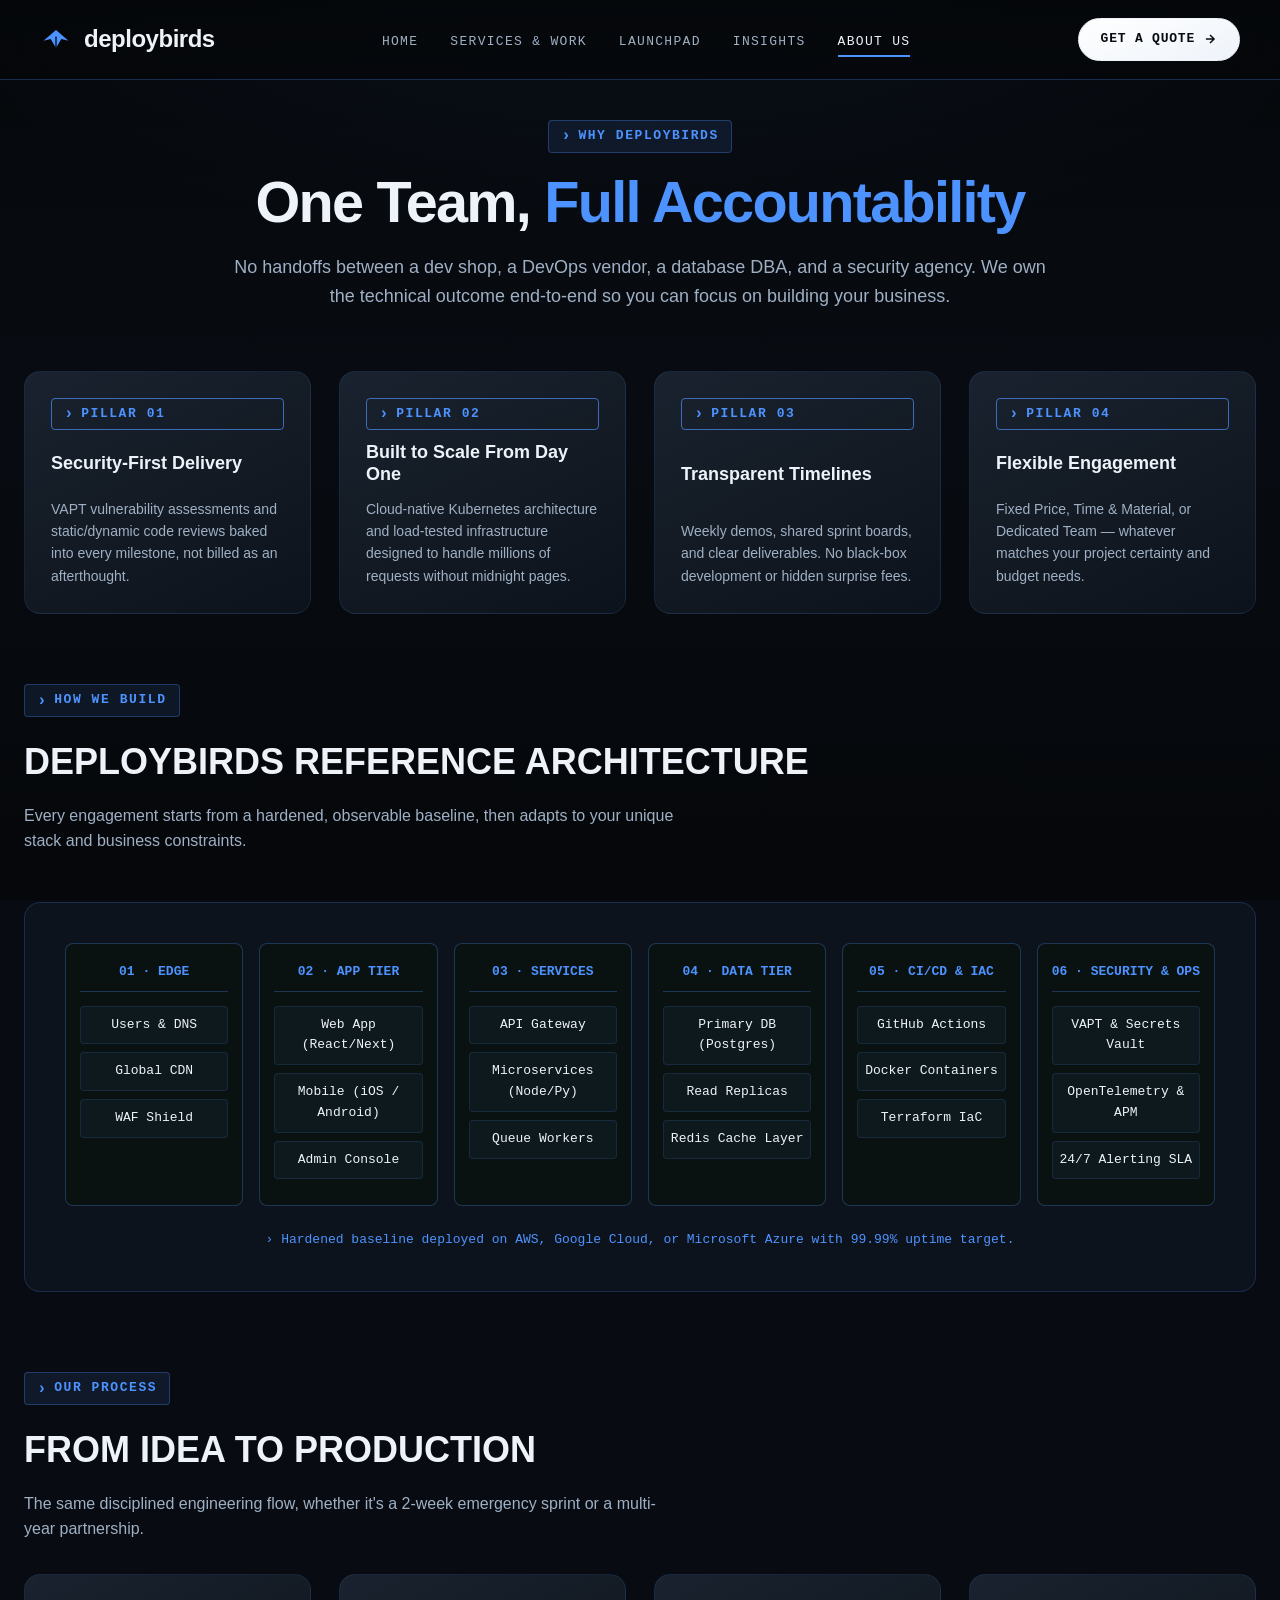
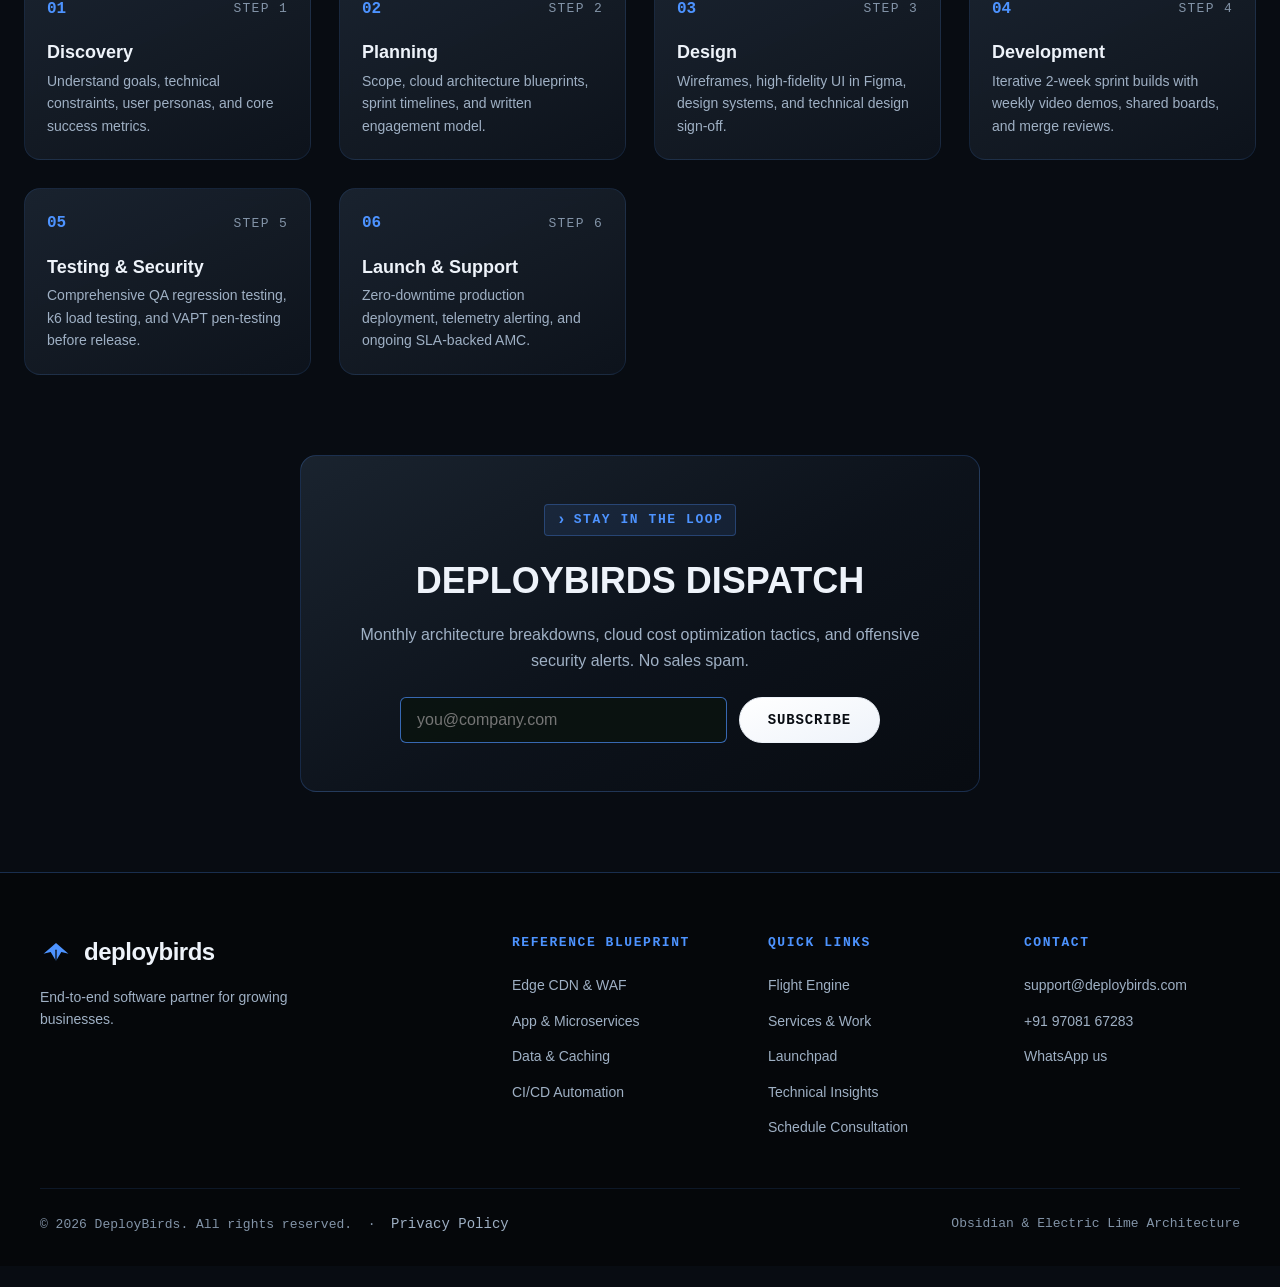
<file: about.html>
<!DOCTYPE html>
<html lang="en">
<head>
  <meta charset="UTF-8">
  <meta name="viewport" content="width=device-width, initial-scale=1.0">

  <!-- GitHub Pages cannot set response headers, so the policy goes here.
       frame-ancestors is deliberately absent: it is inert in a meta tag and
       logs a console warning on every page load. Clickjacking protection
       needs a real X-Frame-Options/CSP header, which means putting a CDN in
       front of Pages. 'unsafe-inline' in style-src is required
       by the 194 inline style= attributes still in the markup; removing those
       would let it be dropped. -->
  <meta http-equiv="Content-Security-Policy" content="default-src 'self'; script-src 'self' https://cdnjs.cloudflare.com; style-src 'self' 'unsafe-inline' https://fonts.googleapis.com; font-src 'self' https://fonts.gstatic.com; img-src 'self' data:; connect-src 'self' https://api.web3forms.com; form-action 'self' https://api.web3forms.com; base-uri 'self'; object-src 'none'; upgrade-insecure-requests">
  <meta name="referrer" content="strict-origin-when-cross-origin">
  <title>Architecture & Team › DeployBirds</title>
  <meta name="description" content="Meet the engineering team behind DeployBirds. Learn about our reference cloud architecture, disciplined delivery process, and commitment to full accountability.">

  <link rel="canonical" href="https://deploybirds.com/about.html">

  <!-- Social preview (F-18/F-19: previously zero OG tags -> blank link cards) -->
  <meta property="og:type" content="website">
  <meta property="og:site_name" content="DeployBirds">
  <meta property="og:locale" content="en_IN">
  <meta property="og:url" content="https://deploybirds.com/about.html">
  <meta property="og:title" content="Architecture & Team › DeployBirds">
  <meta property="og:description" content="Meet the engineering team behind DeployBirds. Learn about our reference cloud architecture, disciplined delivery process, and commitment to full accountability.">
  <meta property="og:image" content="https://deploybirds.com/assets/og-image.6a0dbefe.png">
  <meta property="og:image:width" content="1200">
  <meta property="og:image:height" content="630">
  <meta property="og:image:type" content="image/png">
  <meta property="og:image:alt" content="DeployBirds — we build, secure and scale digital products.">
  <meta name="twitter:card" content="summary_large_image">
  <meta name="twitter:title" content="Architecture & Team › DeployBirds">
  <meta name="twitter:description" content="Meet the engineering team behind DeployBirds. Learn about our reference cloud architecture, disciplined delivery process, and commitment to full accountability.">
  <meta name="twitter:image" content="https://deploybirds.com/assets/og-image.6a0dbefe.png">

  <!-- Icons (F-18: /favicon.ico was 404-ing on every page load) -->
  <link rel="icon" href="assets/favicon.svg" type="image/svg+xml">
  <link rel="icon" href="assets/icon-32.png" sizes="32x32" type="image/png">
  <link rel="apple-touch-icon" href="assets/icon-192.png">
  <meta name="theme-color" content="#080C12">

  <!-- Fonts (F-11: moved out of style.css, where @import forced a 4-hop chain.
       IBM Plex Sans dropped entirely - it was requested but never referenced.) -->
  <link rel="preconnect" href="https://fonts.googleapis.com">
  <link rel="preconnect" href="https://fonts.gstatic.com" crossorigin>
  <link rel="stylesheet" href="https://fonts.googleapis.com/css2?family=IBM+Plex+Mono:wght@400;500;600&family=Outfit:wght@500;600;700;800;900&display=swap">

  
  <link rel="stylesheet" href="css/style.css">
</head>
<body>

  <a href="#main" class="skip-link">Skip to content</a>

  <!-- Header -->
  <header class="site-header">
    <a href="./" class="brand-logo">
      <div class="brand-icon">
        <svg viewBox="0 0 36 36" fill="none" xmlns="http://www.w3.org/2000/svg">
          <path d="M18 8 L4 20 L12 18 L18 28 L24 18 L32 20 Z" fill="#4D93FF"/>
          <path d="M18 28 L18 16" stroke="#080C12" stroke-width="1.5" stroke-linecap="round"/>
        </svg>
      </div>
      <span>deploybirds</span>
    </a>

    <nav>
      <ul class="nav-links">
        <li><a href="./" class="nav-link">Home</a></li>
        <li><a href="services.html" class="nav-link">Services & Work</a></li>
        <li><a href="launchpad.html" class="nav-link">Launchpad</a></li>
        <li><a href="insights.html" class="nav-link">Insights</a></li>
        <li><a href="about.html" class="nav-link active">About Us</a></li>
      </ul>
    </nav>

    <div class="nav-cta-wrap">
      <a href="contact.html" class="btn-nav-cta">
        <span>Get a Quote</span>
        <svg width="14" height="14" viewBox="0 0 24 24" fill="none" stroke="currentColor" stroke-width="2.5"><path d="M5 12h14M12 5l7 7-7 7"/></svg>
      </a>
      <button class="mobile-menu-btn" aria-label="Toggle Navigation">☰ MENU</button>
    </div>
  </header>

  <!-- Mobile Drawer Menu -->
  <div class="mobile-nav-drawer">
    <a href="./" class="nav-link">Home</a>
    <a href="services.html" class="nav-link">Services & Work</a>
    <a href="launchpad.html" class="nav-link">Launchpad</a>
    <a href="insights.html" class="nav-link">Insights</a>
    <a href="about.html" class="nav-link active">About Us</a>
    <a href="contact.html" class="btn-chamfer btn-primary" style="margin-top: 10px;">Work With Us</a>
  </div>

  <main id="main" class="page-container">
    
    <!-- Hero Section -->
    <div class="page-hero">
      <div class="badge-tag">Why DeployBirds</div>
      <h1>One Team, <span style="color: var(--accent-lime);">Full Accountability</span></h1>
      <p class="lead">
        No handoffs between a dev shop, a DevOps vendor, a database DBA, and a security agency. We own the technical outcome end-to-end so you can focus on building your business.
      </p>
    </div>

    <!-- 4 Core Pillars Grid -->
    <section class="cards-grid" style="grid-template-columns: repeat(auto-fill, minmax(280px, 1fr)); margin-bottom: 70px;">
      <div class="service-card" style="padding: 26px;">
        <span class="badge-tag" style="margin-bottom: 12px;">Pillar 01</span>
        <h2 class="sr-only">How we work</h2>
        <h3 style="font-size: var(--fs-lg);">Security-First Delivery</h3>
        <p style="font-size: var(--fs-sm); margin-bottom: 0;">VAPT vulnerability assessments and static/dynamic code reviews baked into every milestone, not billed as an afterthought.</p>
      </div>

      <div class="service-card" style="padding: 26px;">
        <span class="badge-tag" style="margin-bottom: 12px;">Pillar 02</span>
        <h3 style="font-size: var(--fs-lg);">Built to Scale From Day One</h3>
        <p style="font-size: var(--fs-sm); margin-bottom: 0;">Cloud-native Kubernetes architecture and load-tested infrastructure designed to handle millions of requests without midnight pages.</p>
      </div>

      <div class="service-card" style="padding: 26px;">
        <span class="badge-tag" style="margin-bottom: 12px;">Pillar 03</span>
        <h3 style="font-size: var(--fs-lg);">Transparent Timelines</h3>
        <p style="font-size: var(--fs-sm); margin-bottom: 0;">Weekly demos, shared sprint boards, and clear deliverables. No black-box development or hidden surprise fees.</p>
      </div>

      <div class="service-card" style="padding: 26px;">
        <span class="badge-tag" style="margin-bottom: 12px;">Pillar 04</span>
        <h3 style="font-size: var(--fs-lg);">Flexible Engagement</h3>
        <p style="font-size: var(--fs-sm); margin-bottom: 0;">Fixed Price, Time & Material, or Dedicated Team — whatever matches your project certainty and budget needs.</p>
      </div>
    </section>

    <!-- Reference Architecture Interactive Showcase (Page 9 from Deck) -->
    <section style="margin-bottom: 80px;">
      <div class="badge-tag">How We Build</div>
      <h2 style="font-size: var(--fs-2xl); font-weight: 800; text-transform: uppercase; margin: 16px 0 12px;">DeployBirds Reference Architecture</h2>
      <p style="color: var(--text-secondary); max-width: 680px; margin-bottom: 32px;">
        Every engagement starts from a hardened, observable baseline, then adapts to your unique stack and business constraints.
      </p>

      <div class="architecture-canvas-wrap">
        <div class="arch-layer-grid">
          
          <!-- Column 1: Edge -->
          <div class="arch-col">
            <div class="arch-col-title">01 · Edge</div>
            <div class="arch-node-chip">Users & DNS</div>
            <div class="arch-node-chip">Global CDN</div>
            <div class="arch-node-chip">WAF Shield</div>
          </div>

          <!-- Column 2: App Tier -->
          <div class="arch-col">
            <div class="arch-col-title">02 · App Tier</div>
            <div class="arch-node-chip">Web App (React/Next)</div>
            <div class="arch-node-chip">Mobile (iOS / Android)</div>
            <div class="arch-node-chip">Admin Console</div>
          </div>

          <!-- Column 3: Services -->
          <div class="arch-col">
            <div class="arch-col-title">03 · Services</div>
            <div class="arch-node-chip">API Gateway</div>
            <div class="arch-node-chip">Microservices (Node/Py)</div>
            <div class="arch-node-chip">Queue Workers</div>
          </div>

          <!-- Column 4: Data Tier -->
          <div class="arch-col">
            <div class="arch-col-title">04 · Data Tier</div>
            <div class="arch-node-chip">Primary DB (Postgres)</div>
            <div class="arch-node-chip">Read Replicas</div>
            <div class="arch-node-chip">Redis Cache Layer</div>
          </div>

          <!-- Column 5: CI/CD & Infra -->
          <div class="arch-col">
            <div class="arch-col-title">05 · CI/CD & IaC</div>
            <div class="arch-node-chip">GitHub Actions</div>
            <div class="arch-node-chip">Docker Containers</div>
            <div class="arch-node-chip">Terraform IaC</div>
          </div>

          <!-- Column 6: Security & Telemetry -->
          <div class="arch-col">
            <div class="arch-col-title">06 · Security & Ops</div>
            <div class="arch-node-chip">VAPT & Secrets Vault</div>
            <div class="arch-node-chip">OpenTelemetry & APM</div>
            <div class="arch-node-chip">24/7 Alerting SLA</div>
          </div>

        </div>

        <div style="margin-top: 24px; text-align: center; font-family: var(--font-mono); font-size: var(--fs-xs); color: var(--accent-lime);">
          › Hardened baseline deployed on AWS, Google Cloud, or Microsoft Azure with 99.99% uptime target.
        </div>
      </div>
    </section>

    <!-- 6-Stage Process Flow (Page 8 from Deck) -->
    <section style="margin-bottom: 80px;">
      <div class="badge-tag">Our Process</div>
      <h2 style="font-size: var(--fs-2xl); font-weight: 800; text-transform: uppercase; margin: 16px 0 12px;">From Idea to Production</h2>
      <p style="color: var(--text-secondary); max-width: 640px; margin-bottom: 32px;">
        The same disciplined engineering flow, whether it's a 2-week emergency sprint or a multi-year partnership.
      </p>

      <div class="cards-grid" style="grid-template-columns: repeat(auto-fill, minmax(280px, 1fr));">
        <div class="service-card" style="padding: 22px;">
          <div class="card-top"><span class="card-num">01</span><span class="card-category-badge">Step 1</span></div>
          <h3 style="font-size: var(--fs-lg); margin-bottom: 6px;">Discovery</h3>
          <p style="font-size: var(--fs-sm); margin: 0;">Understand goals, technical constraints, user personas, and core success metrics.</p>
        </div>

        <div class="service-card" style="padding: 22px;">
          <div class="card-top"><span class="card-num">02</span><span class="card-category-badge">Step 2</span></div>
          <h3 style="font-size: var(--fs-lg); margin-bottom: 6px;">Planning</h3>
          <p style="font-size: var(--fs-sm); margin: 0;">Scope, cloud architecture blueprints, sprint timelines, and written engagement model.</p>
        </div>

        <div class="service-card" style="padding: 22px;">
          <div class="card-top"><span class="card-num">03</span><span class="card-category-badge">Step 3</span></div>
          <h3 style="font-size: var(--fs-lg); margin-bottom: 6px;">Design</h3>
          <p style="font-size: var(--fs-sm); margin: 0;">Wireframes, high-fidelity UI in Figma, design systems, and technical design sign-off.</p>
        </div>

        <div class="service-card" style="padding: 22px;">
          <div class="card-top"><span class="card-num">04</span><span class="card-category-badge">Step 4</span></div>
          <h3 style="font-size: var(--fs-lg); margin-bottom: 6px;">Development</h3>
          <p style="font-size: var(--fs-sm); margin: 0;">Iterative 2-week sprint builds with weekly video demos, shared boards, and merge reviews.</p>
        </div>

        <div class="service-card" style="padding: 22px;">
          <div class="card-top"><span class="card-num">05</span><span class="card-category-badge">Step 5</span></div>
          <h3 style="font-size: var(--fs-lg); margin-bottom: 6px;">Testing & Security</h3>
          <p style="font-size: var(--fs-sm); margin: 0;">Comprehensive QA regression testing, k6 load testing, and VAPT pen-testing before release.</p>
        </div>

        <div class="service-card" style="padding: 22px;">
          <div class="card-top"><span class="card-num">06</span><span class="card-category-badge">Step 6</span></div>
          <h3 style="font-size: var(--fs-lg); margin-bottom: 6px;">Launch & Support</h3>
          <p style="font-size: var(--fs-sm); margin: 0;">Zero-downtime production deployment, telemetry alerting, and ongoing SLA-backed AMC.</p>
        </div>
      </div>
    </section>


    <!-- Newsletter Signup Module -->
    <div class="newsletter-box">
      <span class="badge-tag">Stay in the Loop</span>
      <h2 style="font-size: var(--fs-2xl); margin: 16px 0 12px; text-transform: uppercase;">DeployBirds Dispatch</h2>
      <p style="color: var(--text-secondary); margin-bottom: 24px;">
        Monthly architecture breakdowns, cloud cost optimization tactics, and offensive security alerts. No sales spam.
      </p>
      <form style="display: flex; gap: 12px; max-width: 480px; margin: 0 auto; flex-wrap: wrap;" onsubmit="event.preventDefault(); alert('Thank you for subscribing to DeployBirds Dispatch!'); this.reset();">
        <input type="email" class="form-input" placeholder="you@company.com" required style="flex: 1; min-width: 220px;">
        <button type="submit" class="btn-chamfer btn-primary">Subscribe</button>
      </form>
    </div>

  </main>

  <!-- Footer -->
  <footer class="site-footer">
    <div class="footer-inner">
      <div class="footer-brand">
        <a href="./" class="brand-logo">
          <div class="brand-icon">
            <svg viewBox="0 0 36 36" fill="none" xmlns="http://www.w3.org/2000/svg">
              <path d="M18 8 L4 20 L12 18 L18 28 L24 18 L32 20 Z" fill="#4D93FF"/>
              <path d="M18 28 L18 16" stroke="#080C12" stroke-width="1.5" stroke-linecap="round"/>
            </svg>
          </div>
          <span>deploybirds</span>
        </a>
        <p>End-to-end software partner for growing businesses.</p>
      </div>

      <div class="footer-col">
        <h2 class="footer-col-title">Reference Blueprint</h2>
        <ul class="footer-links">
          <li><a href="services.html#cloud" class="footer-link">Edge CDN &amp; WAF</a></li>
          <li><a href="services.html#dev" class="footer-link">App &amp; Microservices</a></li>
          <li><a href="services.html#data" class="footer-link">Data &amp; Caching</a></li>
          <li><a href="services.html#cloud" class="footer-link">CI/CD Automation</a></li>
        </ul>
      </div>

      <div class="footer-col">
        <h2 class="footer-col-title">Quick Links</h2>
        <ul class="footer-links">
          <li><a href="./" class="footer-link">Flight Engine</a></li>
          <li><a href="services.html" class="footer-link">Services & Work</a></li>
          <li><a href="launchpad.html" class="footer-link">Launchpad</a></li>
          <li><a href="insights.html" class="footer-link">Technical Insights</a></li>
          <li><a href="contact.html" class="footer-link">Schedule Consultation</a></li>
        </ul>
      </div>

      <div class="footer-col">
        <h2 class="footer-col-title">Contact</h2>
        <ul class="footer-links">
          <li><a href="mailto:support@deploybirds.com" class="footer-link">support@deploybirds.com</a></li>
          <li><a href="tel:+919708167283" class="footer-link">+91 97081 67283</a></li>
          <li><a href="https://wa.me/919708167283" target="_blank" class="footer-link">WhatsApp us</a></li>
        </ul>
      </div>
    </div>

    <div class="footer-bottom">
      <div>© 2026 DeployBirds. All rights reserved. &nbsp;·&nbsp; <a href="privacy.html" class="footer-link" style="display:inline;">Privacy Policy</a></div>
      <div>Obsidian & Electric Lime Architecture</div>
    </div>
  </footer>

  <script defer src="js/main.js"></script>
</body>
</html>
</file>
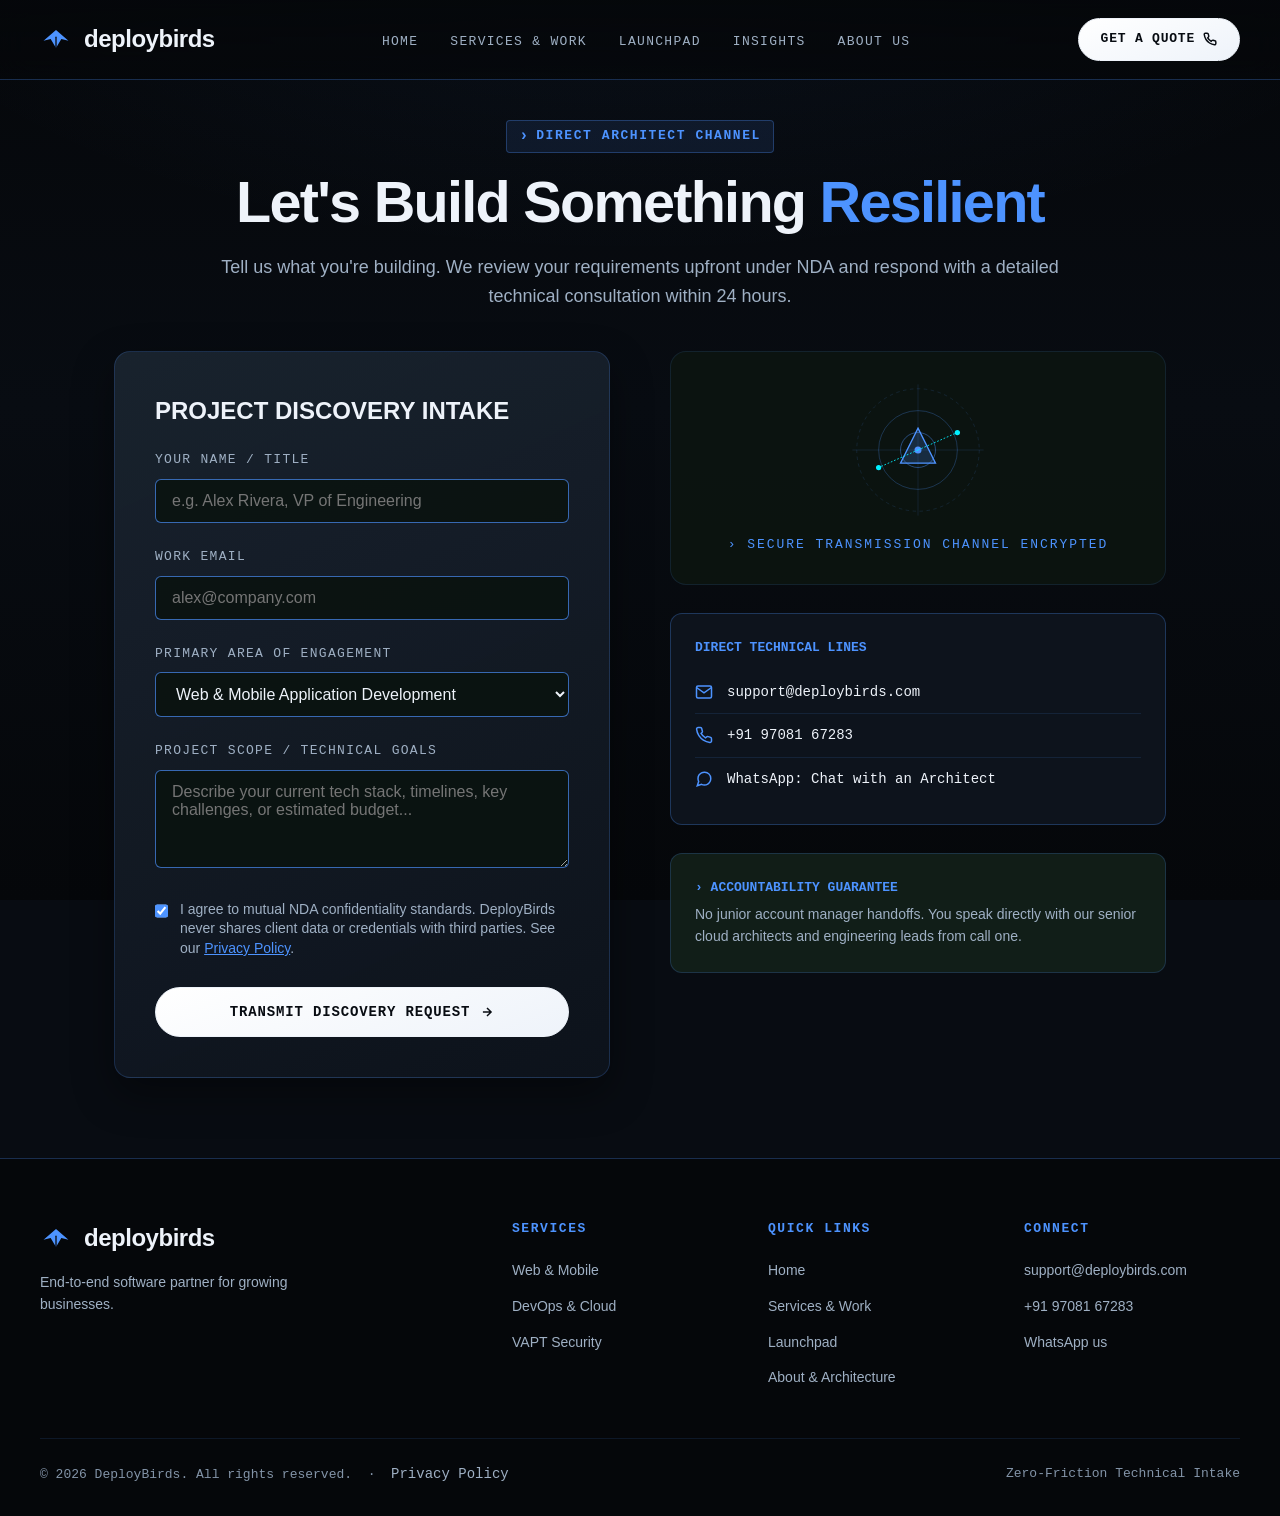
<file: contact.html>
<!DOCTYPE html>
<html lang="en">
<head>
  <meta charset="UTF-8">
  <meta name="viewport" content="width=device-width, initial-scale=1.0">

  <!-- GitHub Pages cannot set response headers, so the policy goes here.
       frame-ancestors is deliberately absent: it is inert in a meta tag and
       logs a console warning on every page load. Clickjacking protection
       needs a real X-Frame-Options/CSP header, which means putting a CDN in
       front of Pages. 'unsafe-inline' in style-src is required
       by the 194 inline style= attributes still in the markup; removing those
       would let it be dropped. -->
  <meta http-equiv="Content-Security-Policy" content="default-src 'self'; script-src 'self' https://cdnjs.cloudflare.com; style-src 'self' 'unsafe-inline' https://fonts.googleapis.com; font-src 'self' https://fonts.gstatic.com; img-src 'self' data:; connect-src 'self' https://api.web3forms.com; form-action 'self' https://api.web3forms.com; base-uri 'self'; object-src 'none'; upgrade-insecure-requests">
  <meta name="referrer" content="strict-origin-when-cross-origin">
  <title>Contact & Discovery › DeployBirds</title>
  <meta name="description" content="Talk to our principal architects about your software, cloud migration, or security audit. Guaranteed 24-hour turnaround with upfront NDA.">

  <link rel="canonical" href="https://deploybirds.com/contact.html">

  <!-- Social preview (F-18/F-19: previously zero OG tags -> blank link cards) -->
  <meta property="og:type" content="website">
  <meta property="og:site_name" content="DeployBirds">
  <meta property="og:locale" content="en_IN">
  <meta property="og:url" content="https://deploybirds.com/contact.html">
  <meta property="og:title" content="Contact & Discovery › DeployBirds">
  <meta property="og:description" content="Talk to our principal architects about your software, cloud migration, or security audit. Guaranteed 24-hour turnaround with upfront NDA.">
  <meta property="og:image" content="https://deploybirds.com/assets/og-image.6a0dbefe.png">
  <meta property="og:image:width" content="1200">
  <meta property="og:image:height" content="630">
  <meta property="og:image:type" content="image/png">
  <meta property="og:image:alt" content="DeployBirds — we build, secure and scale digital products.">
  <meta name="twitter:card" content="summary_large_image">
  <meta name="twitter:title" content="Contact & Discovery › DeployBirds">
  <meta name="twitter:description" content="Talk to our principal architects about your software, cloud migration, or security audit. Guaranteed 24-hour turnaround with upfront NDA.">
  <meta name="twitter:image" content="https://deploybirds.com/assets/og-image.6a0dbefe.png">

  <!-- Icons (F-18: /favicon.ico was 404-ing on every page load) -->
  <link rel="icon" href="assets/favicon.svg" type="image/svg+xml">
  <link rel="icon" href="assets/icon-32.png" sizes="32x32" type="image/png">
  <link rel="apple-touch-icon" href="assets/icon-192.png">
  <meta name="theme-color" content="#080C12">

  <!-- Fonts (F-11: moved out of style.css, where @import forced a 4-hop chain.
       IBM Plex Sans dropped entirely - it was requested but never referenced.) -->
  <link rel="preconnect" href="https://fonts.googleapis.com">
  <link rel="preconnect" href="https://fonts.gstatic.com" crossorigin>
  <link rel="stylesheet" href="https://fonts.googleapis.com/css2?family=IBM+Plex+Mono:wght@400;500;600&family=Outfit:wght@500;600;700;800;900&display=swap">

  
  <link rel="stylesheet" href="css/style.css">
</head>
<body>

  <a href="#main" class="skip-link">Skip to content</a>

  <!-- Header -->
  <header class="site-header">
    <a href="./" class="brand-logo">
      <div class="brand-icon">
        <svg viewBox="0 0 36 36" fill="none" xmlns="http://www.w3.org/2000/svg">
          <path d="M18 8 L4 20 L12 18 L18 28 L24 18 L32 20 Z" fill="#4D93FF"/>
          <path d="M18 28 L18 16" stroke="#080C12" stroke-width="1.5" stroke-linecap="round"/>
        </svg>
      </div>
      <span>deploybirds</span>
    </a>

    <nav>
      <ul class="nav-links">
        <li><a href="./" class="nav-link">Home</a></li>
        <li><a href="services.html" class="nav-link">Services & Work</a></li>
        <li><a href="launchpad.html" class="nav-link">Launchpad</a></li>
        <li><a href="insights.html" class="nav-link">Insights</a></li>
        <li><a href="about.html" class="nav-link">About Us</a></li>
      </ul>
    </nav>

    <div class="nav-cta-wrap">
      <a href="contact.html" class="btn-nav-cta">
        <span>Get a Quote</span>
        <svg width="14" height="14" viewBox="0 0 24 24" fill="none" stroke="currentColor" stroke-width="2.5"><path d="M22 16.92v3a2 2 0 0 1-2.18 2 19.79 19.79 0 0 1-8.63-3.07 19.5 19.5 0 0 1-6-6 19.79 19.79 0 0 1-3.07-8.67A2 2 0 0 1 4.11 2h3a2 2 0 0 1 2 1.72 12.84 12.84 0 0 0 .7 2.81 2 2 0 0 1-.45 2.11L8.09 9.91a16 16 0 0 0 6 6l1.27-1.27a2 2 0 0 1 2.11-.45 12.84 12.84 0 0 0 2.81.7A2 2 0 0 1 22 16.92z"/></svg>
      </a>
      <button class="mobile-menu-btn" aria-label="Toggle Navigation">☰ MENU</button>
    </div>
  </header>

  <!-- Mobile Drawer Menu -->
  <div class="mobile-nav-drawer">
    <a href="./" class="nav-link">Home</a>
    <a href="services.html" class="nav-link">Services & Work</a>
    <a href="launchpad.html" class="nav-link">Launchpad</a>
    <a href="insights.html" class="nav-link">Insights</a>
    <a href="about.html" class="nav-link">About Us</a>
    <a href="contact.html" class="btn-chamfer btn-primary" style="margin-top: 10px;">Contact Now</a>
  </div>

  <main id="main" class="page-container" style="max-width: 1100px;">
    
    <div class="page-hero" style="margin-bottom: 40px;">
      <div class="badge-tag">Direct Architect Channel</div>
      <h1>Let's Build Something <span style="color: var(--accent-lime);">Resilient</span></h1>
      <p class="lead">
        Tell us what you're building. We review your requirements upfront under NDA and respond with a detailed technical consultation within 24 hours.
      </p>
    </div>

    <div class="contact-layout-grid">
      
      <!-- Minimal Fast 2-4 Field Form -->
      <div class="contact-form-card">
        <h2 style="font-size: var(--fs-xl); font-weight: 700; margin-bottom: 20px; text-transform: uppercase;">
          Project Discovery Intake
        </h2>

        <!-- F-02: set FORM_ENDPOINT in js/main.js. Until it is set the form
           falls back to a pre-filled mailto: instead of faking success. -->
        <form id="contact-form" method="POST" action="https://api.web3forms.com/submit" novalidate>

          <!-- ────────────────────────────────────────────────────────────────
               WEB3FORMS. Paste your access key below and the form goes live.
               Get one free at https://web3forms.com — enter support@deploybirds.com,
               and the key arrives by email as a UUID. It is safe to commit:
               the key only permits sending TO your own verified address.
               Until it is replaced, the form falls back to a pre-filled mailto.
               ──────────────────────────────────────────────────────────────── -->
          <input type="hidden" name="access_key" value="PASTE-YOUR-WEB3FORMS-ACCESS-KEY-HERE">

          <!-- Reserved Web3Forms fields that shape the notification email -->
          <input type="hidden" name="subject" value="New discovery request — deploybirds.com">
          <input type="hidden" name="from_name" value="DeployBirds Website">
          <div class="form-group">
            <label class="form-label" for="name">Your Name / Title</label>
            <input type="text" id="name" name="name" autocomplete="name" class="form-input"
                   placeholder="e.g. Alex Rivera, VP of Engineering" required>
          </div>

          <div class="form-group">
            <label class="form-label" for="email">Work Email</label>
            <input type="email" id="email" name="email" autocomplete="email" class="form-input"
                   placeholder="alex@company.com" required>
          </div>

          <div class="form-group">
            <label class="form-label" for="service">Primary Area of Engagement</label>
            <select id="service" name="service" class="form-select">
              <option value="dev">Web & Mobile Application Development</option>
              <option value="cloud">Cloud Infrastructure & DevOps (IaC / K8s)</option>
              <option value="data">Database Architecture & Query Optimization</option>
              <option value="security">Cybersecurity & VAPT Penetration Testing</option>
              <option value="amc">24/7 Maintenance & SLA Support (AMC)</option>
              <option value="dedicated">Dedicated Engineering Team Augmentation</option>
            </select>
          </div>

          <div class="form-group">
            <label class="form-label" for="message">Project Scope / Technical Goals</label>
            <textarea id="message" name="message" class="form-textarea" rows="4"
                      placeholder="Describe your current tech stack, timelines, key challenges, or estimated budget..."
                      required></textarea>
          </div>

          <div class="checkbox-wrap">
            <input type="checkbox" id="nda-consent" name="nda_consent" value="yes" required checked>
            <label for="nda-consent">
              I agree to mutual NDA confidentiality standards. DeployBirds never shares client data or credentials with third parties. See our <a href="privacy.html" style="color: var(--accent);">Privacy Policy</a>.
            </label>
          </div>

          <!-- Honeypot. "botcheck" is Web3Forms' reserved name, so their server
               rejects the submission too rather than relying on our JS alone.
               Their docs require display:none specifically. -->
          <input type="checkbox" name="botcheck" style="display:none" tabindex="-1" aria-hidden="true">

          <p id="form-status" class="form-status" role="status" aria-live="polite"></p>

          <button type="submit" class="btn-chamfer btn-primary" style="width: 100%; padding: 16px;">
            <span>Transmit Discovery Request</span>
            <svg width="14" height="14" viewBox="0 0 24 24" fill="none" stroke="currentColor" stroke-width="2.5"><path d="M5 12h14M12 5l7 7-7 7"/></svg>
          </button>
        </form>
      </div>

      <!-- Supporting Side Illustration & Direct Contact Info -->
      <div class="contact-info-panel">
        
        <!-- Supporting Technical Vector Illustration -->
        <div style="background: rgba(14,24,17,0.7); border: 1px solid var(--border-subtle); border-radius: 16px; padding: 28px; text-align: center; position: relative; overflow: hidden;">
          <svg viewBox="0 0 300 160" fill="none" xmlns="http://www.w3.org/2000/svg" style="width: 100%; height: auto; max-height: 140px;">
            <!-- Outer Radar Coordinates -->
            <circle cx="150" cy="80" r="70" stroke="rgba(77, 147, 255, 0.15)" stroke-dasharray="4 4"/>
            <circle cx="150" cy="80" r="45" stroke="rgba(77, 147, 255, 0.3)"/>
            <circle cx="150" cy="80" r="20" stroke="rgba(77, 147, 255, 0.5)"/>
            <line x1="150" y1="5" x2="150" y2="155" stroke="rgba(77, 147, 255, 0.15)"/>
            <line x1="75" y1="80" x2="225" y2="80" stroke="rgba(77, 147, 255, 0.15)"/>
            
            <!-- Nodes & Crosshairs -->
            <polygon points="150,55 170,95 130,95" fill="rgba(77, 147, 255, 0.2)" stroke="#4D93FF" stroke-width="1.5"/>
            <circle cx="150" cy="80" r="4" fill="#4D93FF"/>
            <circle cx="195" cy="60" r="3" fill="#00F0FF"/>
            <circle cx="105" cy="100" r="3" fill="#00F0FF"/>
            <line x1="150" y1="80" x2="195" y2="60" stroke="#00F0FF" stroke-width="1" stroke-dasharray="2 2"/>
            <line x1="150" y1="80" x2="105" y2="100" stroke="#00F0FF" stroke-width="1" stroke-dasharray="2 2"/>
          </svg>
          <div style="font-family: var(--font-mono); font-size: var(--fs-xs); color: var(--accent-lime); letter-spacing: 0.15em; margin-top: 8px;">
            › SECURE TRANSMISSION CHANNEL ENCRYPTED
          </div>
        </div>

        <!-- Direct Contact Channels -->
        <div class="direct-contact-card">
          <h3 style="font-family: var(--font-mono); font-size: var(--fs-xs); text-transform: uppercase; color: var(--accent-lime); margin-bottom: 12px;">
            Direct Technical Lines
          </h3>

          <a href="mailto:support@deploybirds.com" class="contact-link-row">
            <svg width="18" height="18" viewBox="0 0 24 24" fill="none" stroke="var(--accent-lime)" stroke-width="2"><path d="M4 4h16c1.1 0 2 .9 2 2v12c0 1.1-.9 2-2 2H4c-1.1 0-2-.9-2-2V6c0-1.1.9-2 2-2z"/><polyline points="22,6 12,13 2,6"/></svg>
            <span>support@deploybirds.com</span>
          </a>

          <a href="tel:+919708167283" class="contact-link-row">
            <svg width="18" height="18" viewBox="0 0 24 24" fill="none" stroke="var(--accent-lime)" stroke-width="2"><path d="M22 16.92v3a2 2 0 0 1-2.18 2 19.79 19.79 0 0 1-8.63-3.07 19.5 19.5 0 0 1-6-6 19.79 19.79 0 0 1-3.07-8.67A2 2 0 0 1 4.11 2h3a2 2 0 0 1 2 1.72 12.84 12.84 0 0 0 .7 2.81 2 2 0 0 1-.45 2.11L8.09 9.91a16 16 0 0 0 6 6l1.27-1.27a2 2 0 0 1 2.11-.45 12.84 12.84 0 0 0 2.81.7A2 2 0 0 1 22 16.92z"/></svg>
            <span>+91 97081 67283</span>
          </a>

          <a href="https://wa.me/919708167283" target="_blank" class="contact-link-row">
            <svg width="18" height="18" viewBox="0 0 24 24" fill="none" stroke="var(--accent-lime)" stroke-width="2"><path d="M21 11.5a8.38 8.38 0 0 1-.9 3.8 8.5 8.5 0 0 1-7.6 4.7 8.38 8.38 0 0 1-3.8-.9L3 21l1.9-5.7a8.38 8.38 0 0 1-.9-3.8 8.5 8.5 0 0 1 4.7-7.6 8.38 8.38 0 0 1 3.8-.9h.5a8.48 8.48 0 0 1 8 8v.5z"/></svg>
            <span>WhatsApp: Chat with an Architect</span>
          </a>
        </div>

        <div class="consultation-badge-box">
          <div style="font-family: var(--font-mono); font-size: var(--fs-xs); color: var(--accent-lime); text-transform: uppercase; font-weight: bold; margin-bottom: 4px;">
            › Accountability Guarantee
          </div>
          <p style="font-size: var(--fs-sm); color: var(--text-secondary); margin: 0;">
            No junior account manager handoffs. You speak directly with our senior cloud architects and engineering leads from call one.
          </p>
        </div>

      </div>

    </div>

  </main>

  <!-- Footer -->
  <footer class="site-footer">
    <div class="footer-inner">
      <div class="footer-brand">
        <a href="./" class="brand-logo">
          <div class="brand-icon">
            <svg viewBox="0 0 36 36" fill="none" xmlns="http://www.w3.org/2000/svg">
              <path d="M18 8 L4 20 L12 18 L18 28 L24 18 L32 20 Z" fill="#4D93FF"/>
              <path d="M18 28 L18 16" stroke="#080C12" stroke-width="1.5" stroke-linecap="round"/>
            </svg>
          </div>
          <span>deploybirds</span>
        </a>
        <p>End-to-end software partner for growing businesses.</p>
      </div>

      <div class="footer-col">
        <h2 class="footer-col-title">Services</h2>
        <ul class="footer-links">
          <li><a href="services.html#dev" class="footer-link">Web & Mobile</a></li>
          <li><a href="services.html#cloud" class="footer-link">DevOps & Cloud</a></li>
          <li><a href="services.html#security" class="footer-link">VAPT Security</a></li>
        </ul>
      </div>

      <div class="footer-col">
        <h2 class="footer-col-title">Quick Links</h2>
        <ul class="footer-links">
          <li><a href="./" class="footer-link">Home</a></li>
          <li><a href="services.html" class="footer-link">Services & Work</a></li>
          <li><a href="launchpad.html" class="footer-link">Launchpad</a></li>
          <li><a href="about.html" class="footer-link">About & Architecture</a></li>
        </ul>
      </div>

      <div class="footer-col">
        <h2 class="footer-col-title">Connect</h2>
        <ul class="footer-links">
          <li><a href="mailto:support@deploybirds.com" class="footer-link">support@deploybirds.com</a></li>
          <li><a href="tel:+919708167283" class="footer-link">+91 97081 67283</a></li>
          <li><a href="https://wa.me/919708167283" target="_blank" class="footer-link">WhatsApp us</a></li>
        </ul>
      </div>
    </div>

    <div class="footer-bottom">
      <div>© 2026 DeployBirds. All rights reserved. &nbsp;·&nbsp; <a href="privacy.html" class="footer-link" style="display:inline;">Privacy Policy</a></div>
      <div>Zero-Friction Technical Intake</div>
    </div>
  </footer>

  <script defer src="js/main.js"></script>
</body>
</html>
</file>
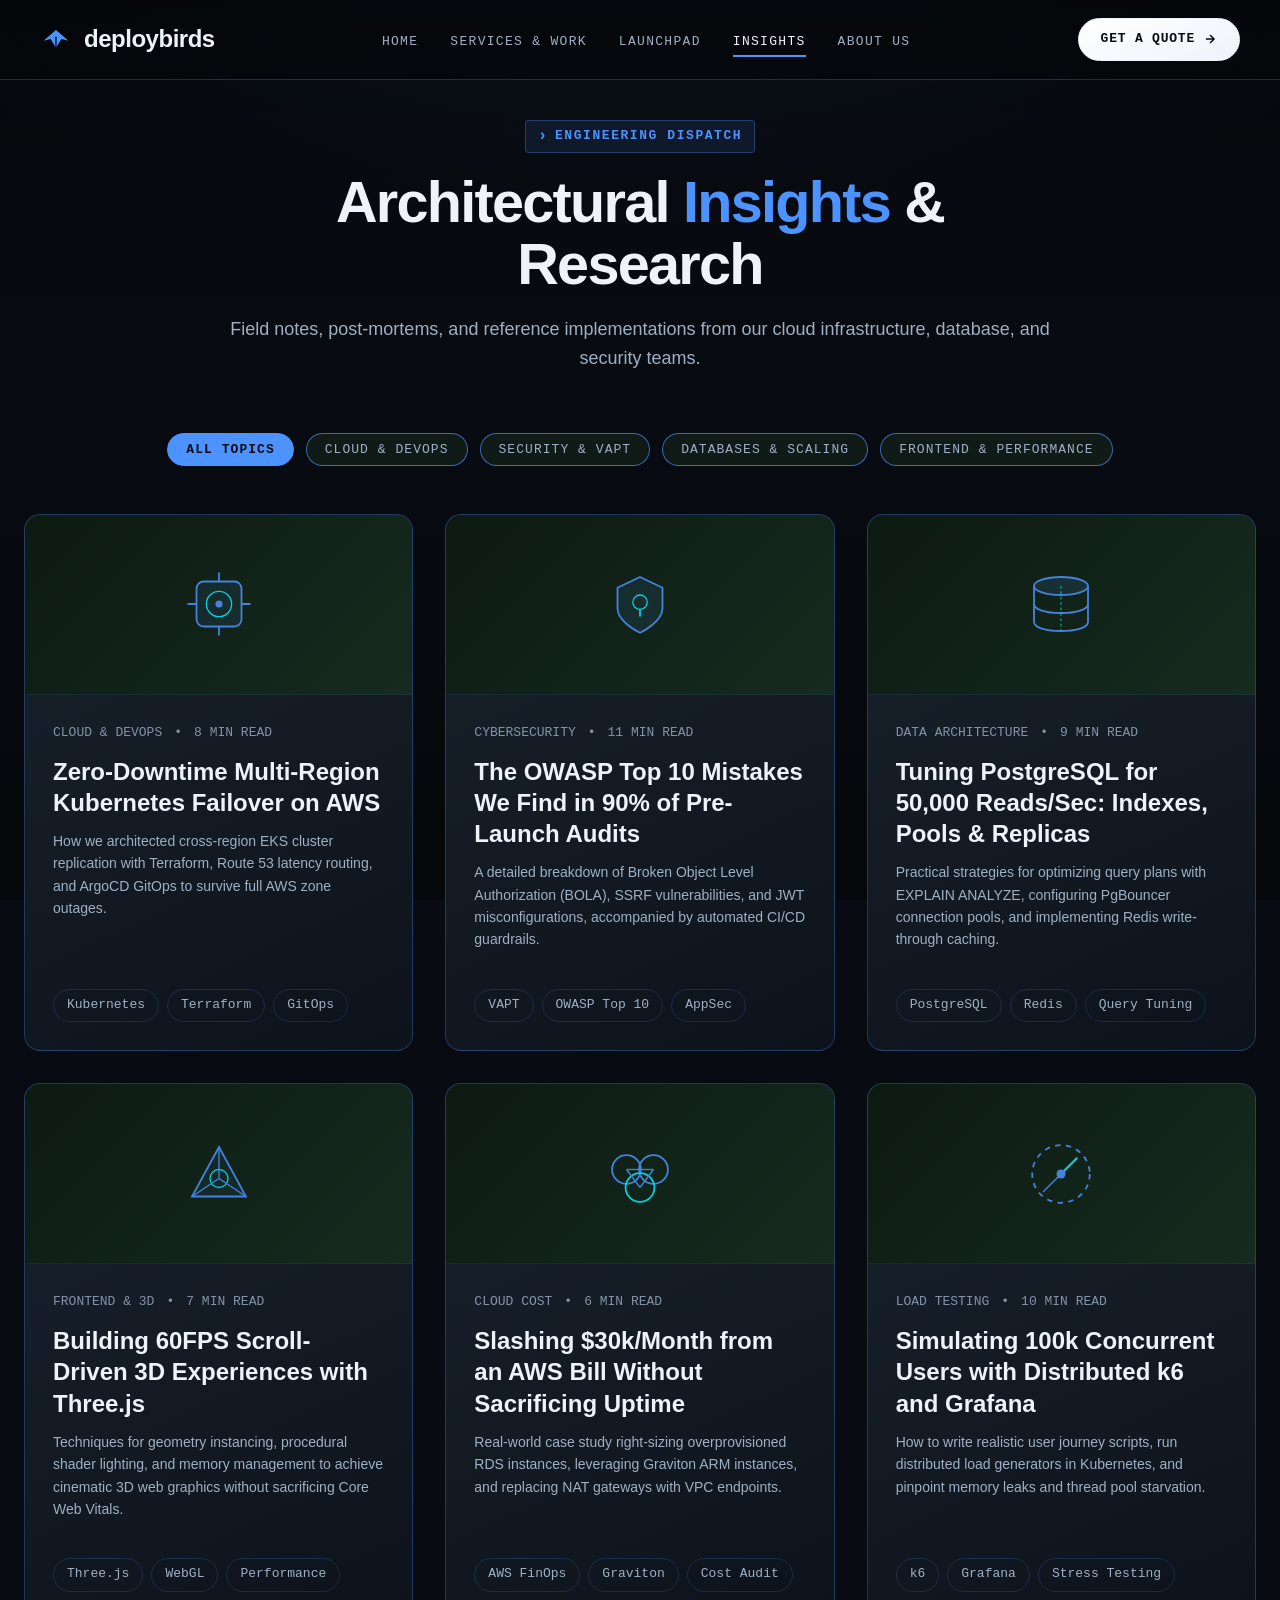
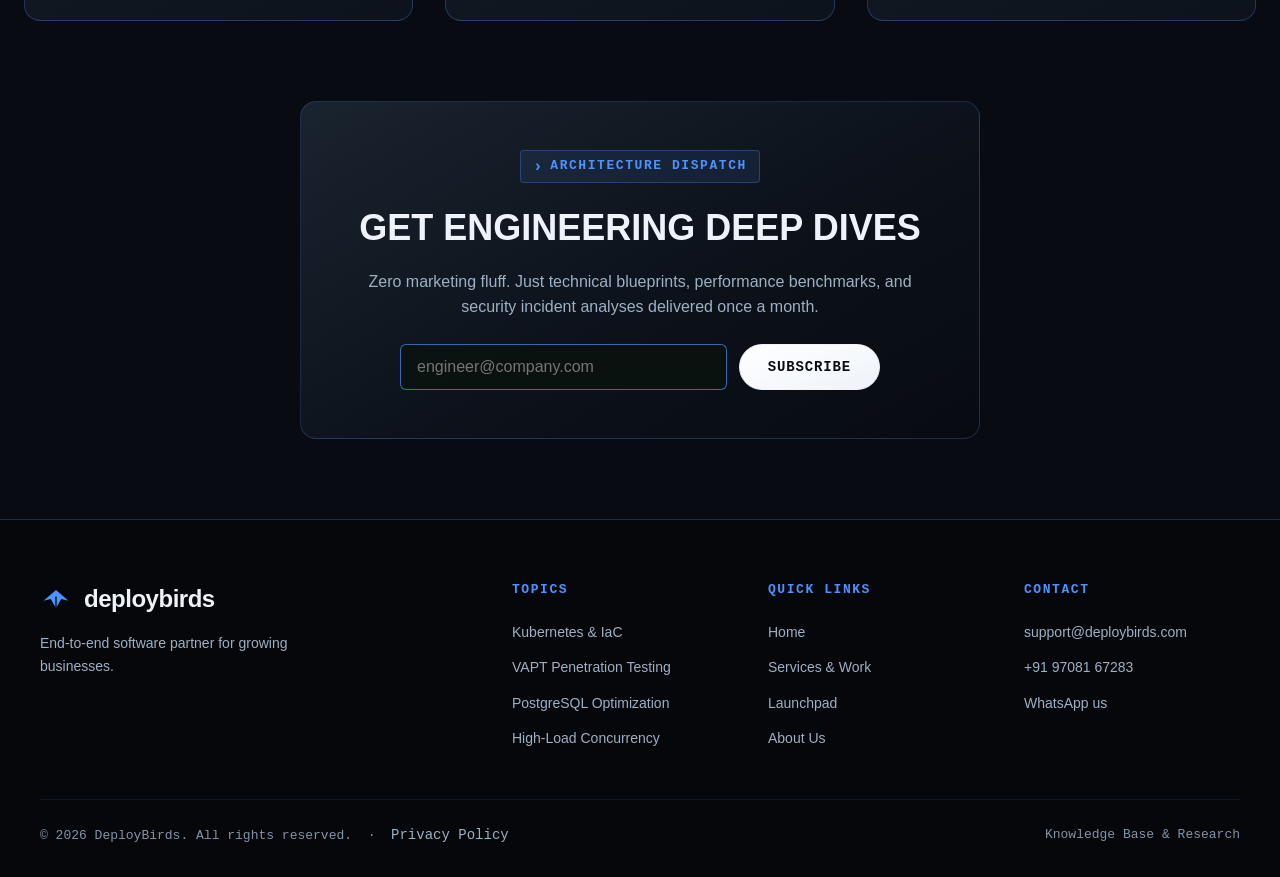
<file: insights.html>
<!DOCTYPE html>
<html lang="en">
<head>
  <meta charset="UTF-8">
  <meta name="viewport" content="width=device-width, initial-scale=1.0">

  <!-- GitHub Pages cannot set response headers, so the policy goes here.
       frame-ancestors is deliberately absent: it is inert in a meta tag and
       logs a console warning on every page load. Clickjacking protection
       needs a real X-Frame-Options/CSP header, which means putting a CDN in
       front of Pages. 'unsafe-inline' in style-src is required
       by the 194 inline style= attributes still in the markup; removing those
       would let it be dropped. -->
  <meta http-equiv="Content-Security-Policy" content="default-src 'self'; script-src 'self' https://cdnjs.cloudflare.com; style-src 'self' 'unsafe-inline' https://fonts.googleapis.com; font-src 'self' https://fonts.gstatic.com; img-src 'self' data:; connect-src 'self' https://api.web3forms.com; form-action 'self' https://api.web3forms.com; base-uri 'self'; object-src 'none'; upgrade-insecure-requests">
  <meta name="referrer" content="strict-origin-when-cross-origin">
  <title>Technical Insights › DeployBirds</title>
  <meta name="description" content="Deep-dive engineering articles on Kubernetes orchestration, VAPT penetration testing, database indexing, and high-concurrency systems.">

  <link rel="canonical" href="https://deploybirds.com/insights.html">

  <!-- Social preview (F-18/F-19: previously zero OG tags -> blank link cards) -->
  <meta property="og:type" content="website">
  <meta property="og:site_name" content="DeployBirds">
  <meta property="og:locale" content="en_IN">
  <meta property="og:url" content="https://deploybirds.com/insights.html">
  <meta property="og:title" content="Technical Insights › DeployBirds">
  <meta property="og:description" content="Deep-dive engineering articles on Kubernetes orchestration, VAPT penetration testing, database indexing, and high-concurrency systems.">
  <meta property="og:image" content="https://deploybirds.com/assets/og-image.6a0dbefe.png">
  <meta property="og:image:width" content="1200">
  <meta property="og:image:height" content="630">
  <meta property="og:image:type" content="image/png">
  <meta property="og:image:alt" content="DeployBirds — we build, secure and scale digital products.">
  <meta name="twitter:card" content="summary_large_image">
  <meta name="twitter:title" content="Technical Insights › DeployBirds">
  <meta name="twitter:description" content="Deep-dive engineering articles on Kubernetes orchestration, VAPT penetration testing, database indexing, and high-concurrency systems.">
  <meta name="twitter:image" content="https://deploybirds.com/assets/og-image.6a0dbefe.png">

  <!-- Icons (F-18: /favicon.ico was 404-ing on every page load) -->
  <link rel="icon" href="assets/favicon.svg" type="image/svg+xml">
  <link rel="icon" href="assets/icon-32.png" sizes="32x32" type="image/png">
  <link rel="apple-touch-icon" href="assets/icon-192.png">
  <meta name="theme-color" content="#080C12">

  <!-- Fonts (F-11: moved out of style.css, where @import forced a 4-hop chain.
       IBM Plex Sans dropped entirely - it was requested but never referenced.) -->
  <link rel="preconnect" href="https://fonts.googleapis.com">
  <link rel="preconnect" href="https://fonts.gstatic.com" crossorigin>
  <link rel="stylesheet" href="https://fonts.googleapis.com/css2?family=IBM+Plex+Mono:wght@400;500;600&family=Outfit:wght@500;600;700;800;900&display=swap">

  
  <link rel="stylesheet" href="css/style.css">
</head>
<body>

  <a href="#main" class="skip-link">Skip to content</a>

  <!-- Header -->
  <header class="site-header">
    <a href="./" class="brand-logo">
      <div class="brand-icon">
        <svg viewBox="0 0 36 36" fill="none" xmlns="http://www.w3.org/2000/svg">
          <path d="M18 8 L4 20 L12 18 L18 28 L24 18 L32 20 Z" fill="#4D93FF"/>
          <path d="M18 28 L18 16" stroke="#080C12" stroke-width="1.5" stroke-linecap="round"/>
        </svg>
      </div>
      <span>deploybirds</span>
    </a>

    <nav>
      <ul class="nav-links">
        <li><a href="./" class="nav-link">Home</a></li>
        <li><a href="services.html" class="nav-link">Services & Work</a></li>
        <li><a href="launchpad.html" class="nav-link">Launchpad</a></li>
        <li><a href="insights.html" class="nav-link active">Insights</a></li>
        <li><a href="about.html" class="nav-link">About Us</a></li>
      </ul>
    </nav>

    <div class="nav-cta-wrap">
      <a href="contact.html" class="btn-nav-cta">
        <span>Get a Quote</span>
        <svg width="14" height="14" viewBox="0 0 24 24" fill="none" stroke="currentColor" stroke-width="2.5"><path d="M5 12h14M12 5l7 7-7 7"/></svg>
      </a>
      <button class="mobile-menu-btn" aria-label="Toggle Navigation">☰ MENU</button>
    </div>
  </header>

  <!-- Mobile Drawer Menu -->
  <div class="mobile-nav-drawer">
    <a href="./" class="nav-link">Home</a>
    <a href="services.html" class="nav-link">Services & Work</a>
    <a href="launchpad.html" class="nav-link">Launchpad</a>
    <a href="insights.html" class="nav-link active">Insights</a>
    <a href="about.html" class="nav-link">About Us</a>
    <a href="contact.html" class="btn-chamfer btn-primary" style="margin-top: 10px;">Get a Quote</a>
  </div>

  <main id="main" class="page-container">
    
    <div class="page-hero">
      <div class="badge-tag">Engineering Dispatch</div>
      <h1>Architectural <span style="color: var(--accent-lime);">Insights</span> & Research</h1>
      <p class="lead">
        Field notes, post-mortems, and reference implementations from our cloud infrastructure, database, and security teams.
      </p>
    </div>

    <!-- Filterable Tag Pills -->
    <div class="filter-pills-wrap">
      <button class="filter-pill active" data-filter="all">All Topics</button>
      <button class="filter-pill" data-filter="cloud">Cloud & DevOps</button>
      <button class="filter-pill" data-filter="security">Security & VAPT</button>
      <button class="filter-pill" data-filter="data">Databases & Scaling</button>
      <button class="filter-pill" data-filter="frontend">Frontend & Performance</button>
    </div>

    <!-- Insights Card Grid with Custom Illustrated Cover Art -->
    <h2 class="sr-only">Latest engineering articles</h2>
    <div class="insights-grid">

      <!-- Post 1: Cloud & DevOps -->
      <article class="insight-card" data-category="cloud">
        <div class="insight-illustration-header">
          <svg viewBox="0 0 100 100" fill="none">
            <rect x="25" y="25" width="50" height="50" rx="8" stroke="#4D93FF" stroke-width="2" fill="rgba(77, 147, 255, 0.1)"/>
            <circle cx="50" cy="50" r="14" stroke="#00F0FF" stroke-width="1.5"/>
            <path d="M50 15V25M50 75V85M15 50H25M75 50H85" stroke="#4D93FF" stroke-width="2"/>
            <circle cx="50" cy="50" r="4" fill="#4D93FF"/>
          </svg>
        </div>
        <div class="insight-body">
          <div>
            <div class="insight-meta">
              <span>CLOUD & DEVOPS</span>
              <span>•</span>
              <span>8 MIN READ</span>
            </div>
            <h3 class="insight-title">Zero-Downtime Multi-Region Kubernetes Failover on AWS</h3>
            <p class="insight-excerpt">
              How we architected cross-region EKS cluster replication with Terraform, Route 53 latency routing, and ArgoCD GitOps to survive full AWS zone outages.
            </p>
          </div>
          <div class="tag-cloud">
            <span class="tech-tag">Kubernetes</span>
            <span class="tech-tag">Terraform</span>
            <span class="tech-tag">GitOps</span>
          </div>
        </div>
      </article>

      <!-- Post 2: Security & VAPT -->
      <article class="insight-card" data-category="security">
        <div class="insight-illustration-header">
          <svg viewBox="0 0 100 100" fill="none">
            <path d="M50 20L75 32V55C75 70 50 82 50 82C50 82 25 70 25 55V32L50 20Z" stroke="#4D93FF" stroke-width="2" fill="rgba(77, 147, 255, 0.12)"/>
            <circle cx="50" cy="48" r="8" stroke="#00F0FF" stroke-width="1.5"/>
            <path d="M50 56V64" stroke="#00F0FF" stroke-width="2"/>
          </svg>
        </div>
        <div class="insight-body">
          <div>
            <div class="insight-meta">
              <span>CYBERSECURITY</span>
              <span>•</span>
              <span>11 MIN READ</span>
            </div>
            <h3 class="insight-title">The OWASP Top 10 Mistakes We Find in 90% of Pre-Launch Audits</h3>
            <p class="insight-excerpt">
              A detailed breakdown of Broken Object Level Authorization (BOLA), SSRF vulnerabilities, and JWT misconfigurations, accompanied by automated CI/CD guardrails.
            </p>
          </div>
          <div class="tag-cloud">
            <span class="tech-tag">VAPT</span>
            <span class="tech-tag">OWASP Top 10</span>
            <span class="tech-tag">AppSec</span>
          </div>
        </div>
      </article>

      <!-- Post 3: Databases -->
      <article class="insight-card" data-category="data">
        <div class="insight-illustration-header">
          <svg viewBox="0 0 100 100" fill="none">
            <ellipse cx="50" cy="30" rx="30" ry="10" stroke="#4D93FF" stroke-width="2" fill="rgba(77, 147, 255, 0.15)"/>
            <path d="M20 30V50C20 56 33 60 50 60C67 60 80 56 80 50V30" stroke="#4D93FF" stroke-width="2"/>
            <path d="M20 50V70C20 76 33 80 50 80C67 80 80 76 80 70V50" stroke="#4D93FF" stroke-width="2"/>
            <line x1="50" y1="30" x2="50" y2="80" stroke="#00F0FF" stroke-width="1" stroke-dasharray="3 3"/>
          </svg>
        </div>
        <div class="insight-body">
          <div>
            <div class="insight-meta">
              <span>DATA ARCHITECTURE</span>
              <span>•</span>
              <span>9 MIN READ</span>
            </div>
            <h3 class="insight-title">Tuning PostgreSQL for 50,000 Reads/Sec: Indexes, Pools & Replicas</h3>
            <p class="insight-excerpt">
              Practical strategies for optimizing query plans with EXPLAIN ANALYZE, configuring PgBouncer connection pools, and implementing Redis write-through caching.
            </p>
          </div>
          <div class="tag-cloud">
            <span class="tech-tag">PostgreSQL</span>
            <span class="tech-tag">Redis</span>
            <span class="tech-tag">Query Tuning</span>
          </div>
        </div>
      </article>

      <!-- Post 4: Frontend & WebGL -->
      <article class="insight-card" data-category="frontend">
        <div class="insight-illustration-header">
          <svg viewBox="0 0 100 100" fill="none">
            <polygon points="50,20 80,75 20,75" stroke="#4D93FF" stroke-width="2" fill="rgba(77, 147, 255, 0.08)"/>
            <circle cx="50" cy="55" r="10" stroke="#00F0FF" stroke-width="1.5"/>
            <line x1="50" y1="20" x2="50" y2="55" stroke="#4D93FF" stroke-width="1.5"/>
            <line x1="80" y1="75" x2="50" y2="55" stroke="#4D93FF" stroke-width="1.5"/>
            <line x1="20" y1="75" x2="50" y2="55" stroke="#4D93FF" stroke-width="1.5"/>
          </svg>
        </div>
        <div class="insight-body">
          <div>
            <div class="insight-meta">
              <span>FRONTEND & 3D</span>
              <span>•</span>
              <span>7 MIN READ</span>
            </div>
            <h3 class="insight-title">Building 60FPS Scroll-Driven 3D Experiences with Three.js</h3>
            <p class="insight-excerpt">
              Techniques for geometry instancing, procedural shader lighting, and memory management to achieve cinematic 3D web graphics without sacrificing Core Web Vitals.
            </p>
          </div>
          <div class="tag-cloud">
            <span class="tech-tag">Three.js</span>
            <span class="tech-tag">WebGL</span>
            <span class="tech-tag">Performance</span>
          </div>
        </div>
      </article>

      <!-- Post 5: Cloud & DevOps -->
      <article class="insight-card" data-category="cloud">
        <div class="insight-illustration-header">
          <svg viewBox="0 0 100 100" fill="none">
            <circle cx="35" cy="45" r="16" stroke="#4D93FF" stroke-width="2"/>
            <circle cx="65" cy="45" r="16" stroke="#4D93FF" stroke-width="2"/>
            <circle cx="50" cy="65" r="16" stroke="#00F0FF" stroke-width="2"/>
            <line x1="35" y1="45" x2="65" y2="45" stroke="#4D93FF" stroke-width="1.5"/>
            <line x1="35" y1="45" x2="50" y2="65" stroke="#4D93FF" stroke-width="1.5"/>
            <line x1="65" y1="45" x2="50" y2="65" stroke="#4D93FF" stroke-width="1.5"/>
          </svg>
        </div>
        <div class="insight-body">
          <div>
            <div class="insight-meta">
              <span>CLOUD COST</span>
              <span>•</span>
              <span>6 MIN READ</span>
            </div>
            <h3 class="insight-title">Slashing $30k/Month from an AWS Bill Without Sacrificing Uptime</h3>
            <p class="insight-excerpt">
              Real-world case study right-sizing overprovisioned RDS instances, leveraging Graviton ARM instances, and replacing NAT gateways with VPC endpoints.
            </p>
          </div>
          <div class="tag-cloud">
            <span class="tech-tag">AWS FinOps</span>
            <span class="tech-tag">Graviton</span>
            <span class="tech-tag">Cost Audit</span>
          </div>
        </div>
      </article>

      <!-- Post 6: Performance & Testing -->
      <article class="insight-card" data-category="frontend">
        <div class="insight-illustration-header">
          <svg viewBox="0 0 100 100" fill="none">
            <circle cx="50" cy="50" r="32" stroke="#4D93FF" stroke-width="2" stroke-dasharray="6 6"/>
            <path d="M50 50L68 32" stroke="#00F0FF" stroke-width="2.5"/>
            <circle cx="50" cy="50" r="5" fill="#4D93FF"/>
            <path d="M30 70L50 50" stroke="#4D93FF" stroke-width="1.5"/>
          </svg>
        </div>
        <div class="insight-body">
          <div>
            <div class="insight-meta">
              <span>LOAD TESTING</span>
              <span>•</span>
              <span>10 MIN READ</span>
            </div>
            <h3 class="insight-title">Simulating 100k Concurrent Users with Distributed k6 and Grafana</h3>
            <p class="insight-excerpt">
              How to write realistic user journey scripts, run distributed load generators in Kubernetes, and pinpoint memory leaks and thread pool starvation.
            </p>
          </div>
          <div class="tag-cloud">
            <span class="tech-tag">k6</span>
            <span class="tech-tag">Grafana</span>
            <span class="tech-tag">Stress Testing</span>
          </div>
        </div>
      </article>

    </div>

    <!-- Newsletter Box -->
    <div class="newsletter-box" style="margin-top: 80px;">
      <span class="badge-tag">Architecture Dispatch</span>
      <h2 style="font-size: var(--fs-2xl); margin: 16px 0 12px; text-transform: uppercase;">Get Engineering Deep Dives</h2>
      <p style="color: var(--text-secondary); margin-bottom: 24px;">
        Zero marketing fluff. Just technical blueprints, performance benchmarks, and security incident analyses delivered once a month.
      </p>
      <form style="display: flex; gap: 12px; max-width: 480px; margin: 0 auto; flex-wrap: wrap;" onsubmit="event.preventDefault(); alert('Subscribed to DeployBirds Dispatch!'); this.reset();">
        <input type="email" class="form-input" placeholder="engineer@company.com" required style="flex: 1; min-width: 220px;">
        <button type="submit" class="btn-chamfer btn-primary">Subscribe</button>
      </form>
    </div>

  </main>

  <!-- Footer -->
  <footer class="site-footer">
    <div class="footer-inner">
      <div class="footer-brand">
        <a href="./" class="brand-logo">
          <div class="brand-icon">
            <svg viewBox="0 0 36 36" fill="none" xmlns="http://www.w3.org/2000/svg">
              <path d="M18 8 L4 20 L12 18 L18 28 L24 18 L32 20 Z" fill="#4D93FF"/>
              <path d="M18 28 L18 16" stroke="#080C12" stroke-width="1.5" stroke-linecap="round"/>
            </svg>
          </div>
          <span>deploybirds</span>
        </a>
        <p>End-to-end software partner for growing businesses.</p>
      </div>

      <div class="footer-col">
        <h2 class="footer-col-title">Topics</h2>
        <ul class="footer-links">
          <li><a href="services.html#cloud" class="footer-link">Kubernetes &amp; IaC</a></li>
          <li><a href="services.html#security" class="footer-link">VAPT Penetration Testing</a></li>
          <li><a href="services.html#data" class="footer-link">PostgreSQL Optimization</a></li>
          <li><a href="services.html#perf" class="footer-link">High-Load Concurrency</a></li>
        </ul>
      </div>

      <div class="footer-col">
        <h2 class="footer-col-title">Quick Links</h2>
        <ul class="footer-links">
          <li><a href="./" class="footer-link">Home</a></li>
          <li><a href="services.html" class="footer-link">Services & Work</a></li>
          <li><a href="launchpad.html" class="footer-link">Launchpad</a></li>
          <li><a href="about.html" class="footer-link">About Us</a></li>
        </ul>
      </div>

      <div class="footer-col">
        <h2 class="footer-col-title">Contact</h2>
        <ul class="footer-links">
          <li><a href="mailto:support@deploybirds.com" class="footer-link">support@deploybirds.com</a></li>
          <li><a href="tel:+919708167283" class="footer-link">+91 97081 67283</a></li>
          <li><a href="https://wa.me/919708167283" target="_blank" class="footer-link">WhatsApp us</a></li>
        </ul>
      </div>
    </div>

    <div class="footer-bottom">
      <div>© 2026 DeployBirds. All rights reserved. &nbsp;·&nbsp; <a href="privacy.html" class="footer-link" style="display:inline;">Privacy Policy</a></div>
      <div>Knowledge Base & Research</div>
    </div>
  </footer>

  <script defer src="js/main.js"></script>
</body>
</html>
</file>
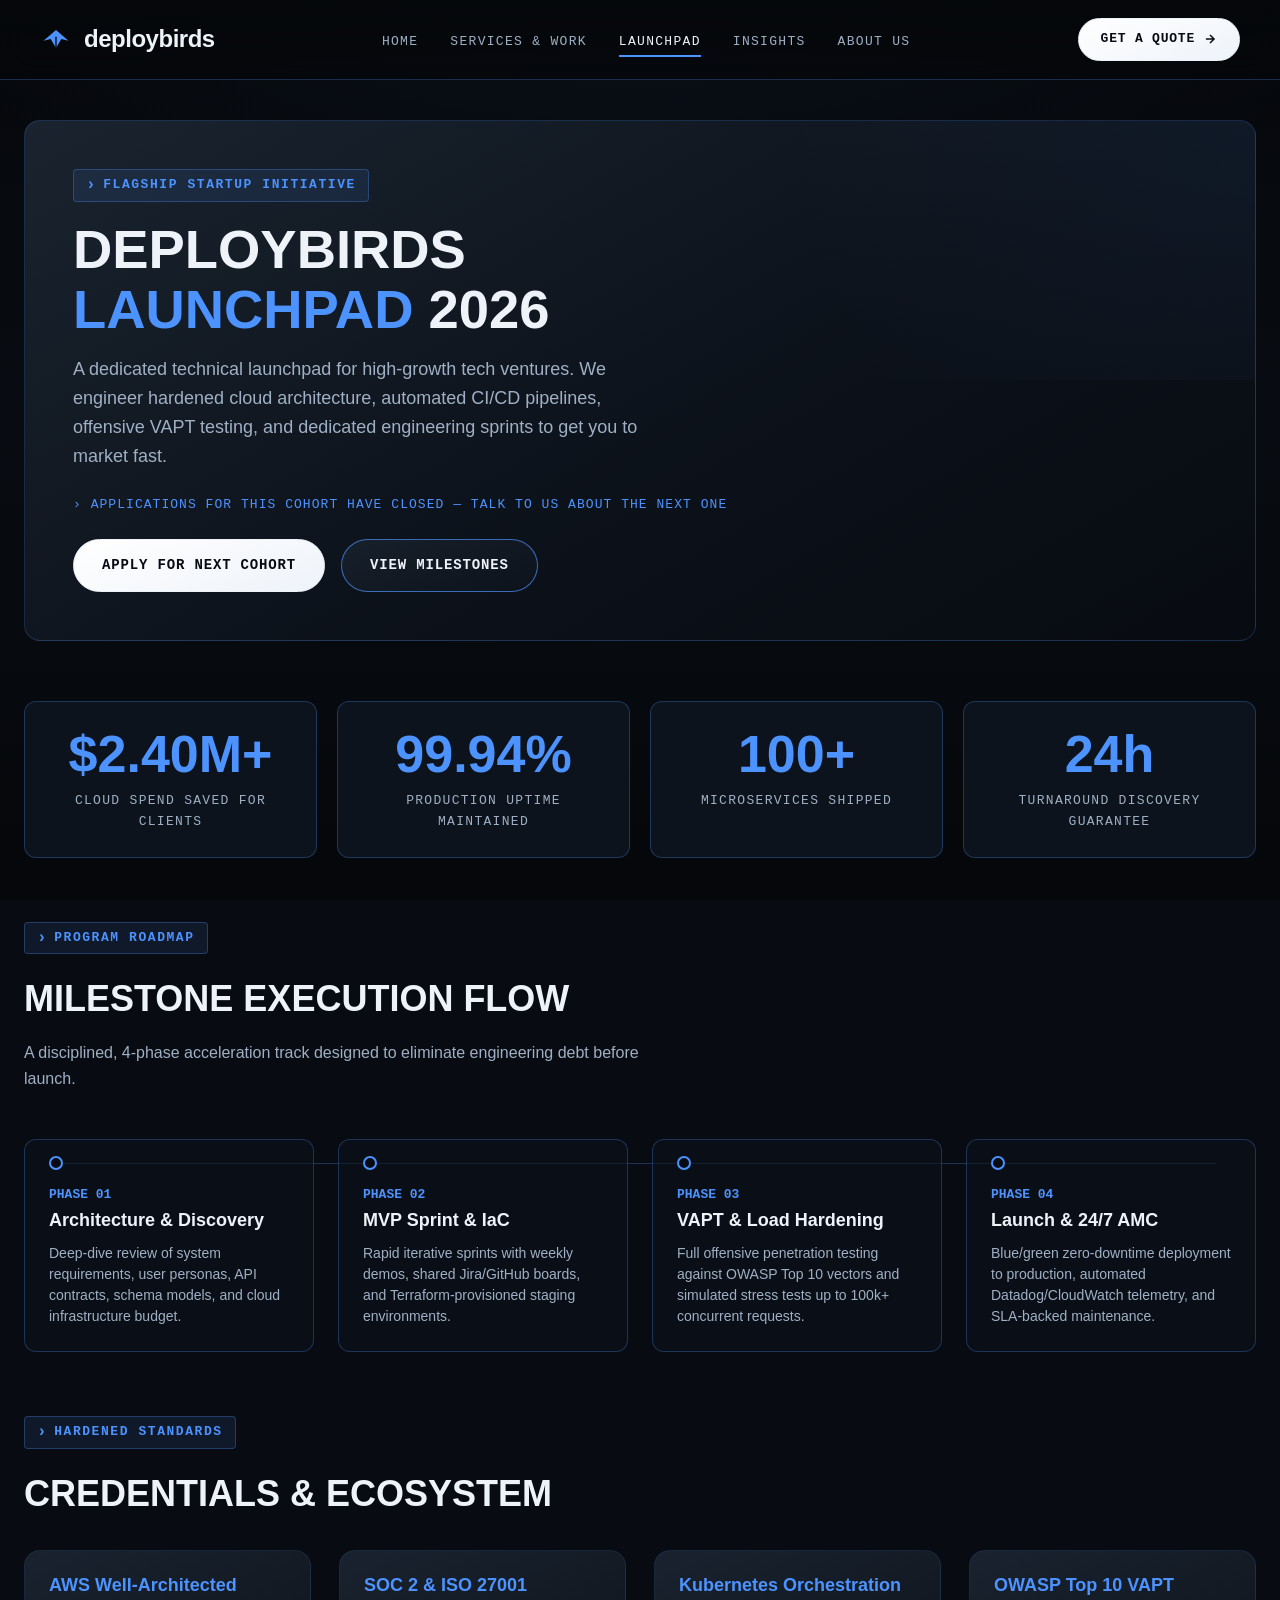
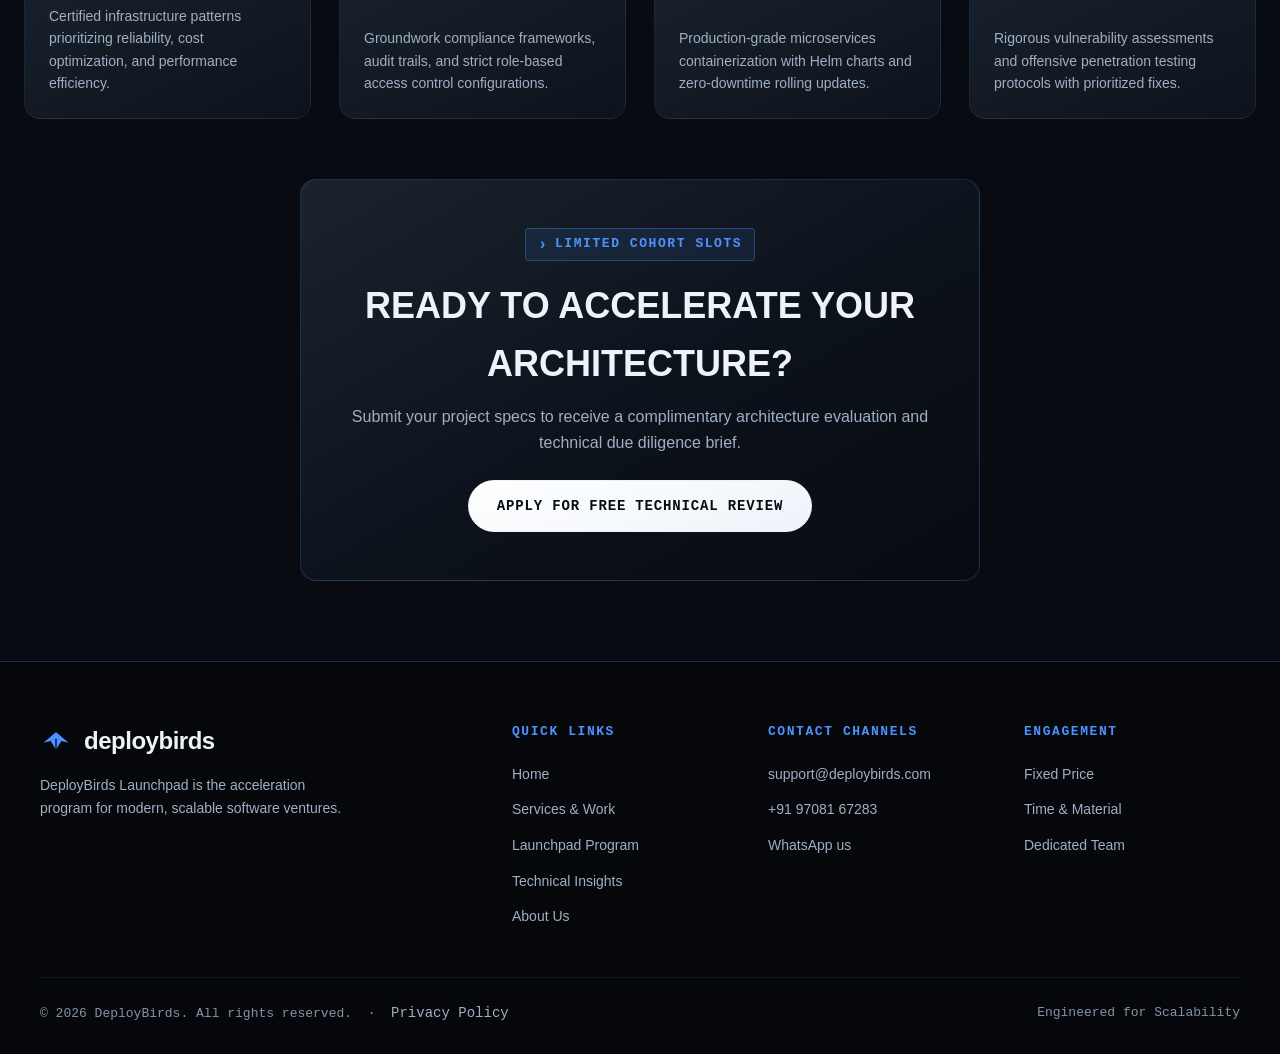
<file: launchpad.html>
<!DOCTYPE html>
<html lang="en">
<head>
  <meta charset="UTF-8">
  <meta name="viewport" content="width=device-width, initial-scale=1.0">

  <!-- GitHub Pages cannot set response headers, so the policy goes here.
       frame-ancestors is deliberately absent: it is inert in a meta tag and
       logs a console warning on every page load. Clickjacking protection
       needs a real X-Frame-Options/CSP header, which means putting a CDN in
       front of Pages. 'unsafe-inline' in style-src is required
       by the 194 inline style= attributes still in the markup; removing those
       would let it be dropped. -->
  <meta http-equiv="Content-Security-Policy" content="default-src 'self'; script-src 'self' https://cdnjs.cloudflare.com; style-src 'self' 'unsafe-inline' https://fonts.googleapis.com; font-src 'self' https://fonts.gstatic.com; img-src 'self' data:; connect-src 'self' https://api.web3forms.com; form-action 'self' https://api.web3forms.com; base-uri 'self'; object-src 'none'; upgrade-insecure-requests">
  <meta name="referrer" content="strict-origin-when-cross-origin">
  <title>Launchpad Program › DeployBirds</title>
  <meta name="description" content="DeployBirds Launchpad - Accelerating breakout startups with production-ready architecture, automated DevOps, VAPT security, and dedicated engineering capacity.">

  <link rel="canonical" href="https://deploybirds.com/launchpad.html">

  <!-- Social preview (F-18/F-19: previously zero OG tags -> blank link cards) -->
  <meta property="og:type" content="website">
  <meta property="og:site_name" content="DeployBirds">
  <meta property="og:locale" content="en_IN">
  <meta property="og:url" content="https://deploybirds.com/launchpad.html">
  <meta property="og:title" content="Launchpad Program › DeployBirds">
  <meta property="og:description" content="DeployBirds Launchpad - Accelerating breakout startups with production-ready architecture, automated DevOps, VAPT security, and dedicated engineering capacity.">
  <meta property="og:image" content="https://deploybirds.com/assets/og-image.6a0dbefe.png">
  <meta property="og:image:width" content="1200">
  <meta property="og:image:height" content="630">
  <meta property="og:image:type" content="image/png">
  <meta property="og:image:alt" content="DeployBirds — we build, secure and scale digital products.">
  <meta name="twitter:card" content="summary_large_image">
  <meta name="twitter:title" content="Launchpad Program › DeployBirds">
  <meta name="twitter:description" content="DeployBirds Launchpad - Accelerating breakout startups with production-ready architecture, automated DevOps, VAPT security, and dedicated engineering capacity.">
  <meta name="twitter:image" content="https://deploybirds.com/assets/og-image.6a0dbefe.png">

  <!-- Icons (F-18: /favicon.ico was 404-ing on every page load) -->
  <link rel="icon" href="assets/favicon.svg" type="image/svg+xml">
  <link rel="icon" href="assets/icon-32.png" sizes="32x32" type="image/png">
  <link rel="apple-touch-icon" href="assets/icon-192.png">
  <meta name="theme-color" content="#080C12">

  <!-- Fonts (F-11: moved out of style.css, where @import forced a 4-hop chain.
       IBM Plex Sans dropped entirely - it was requested but never referenced.) -->
  <link rel="preconnect" href="https://fonts.googleapis.com">
  <link rel="preconnect" href="https://fonts.gstatic.com" crossorigin>
  <link rel="stylesheet" href="https://fonts.googleapis.com/css2?family=IBM+Plex+Mono:wght@400;500;600&family=Outfit:wght@500;600;700;800;900&display=swap">

  
  <link rel="stylesheet" href="css/style.css">
</head>
<body>

  <a href="#main" class="skip-link">Skip to content</a>

  <!-- Header -->
  <header class="site-header">
    <a href="./" class="brand-logo">
      <div class="brand-icon">
        <svg viewBox="0 0 36 36" fill="none" xmlns="http://www.w3.org/2000/svg">
          <path d="M18 8 L4 20 L12 18 L18 28 L24 18 L32 20 Z" fill="#4D93FF"/>
          <path d="M18 28 L18 16" stroke="#080C12" stroke-width="1.5" stroke-linecap="round"/>
        </svg>
      </div>
      <span>deploybirds</span>
    </a>

    <nav>
      <ul class="nav-links">
        <li><a href="./" class="nav-link">Home</a></li>
        <li><a href="services.html" class="nav-link">Services & Work</a></li>
        <li><a href="launchpad.html" class="nav-link active">Launchpad</a></li>
        <li><a href="insights.html" class="nav-link">Insights</a></li>
        <li><a href="about.html" class="nav-link">About Us</a></li>
      </ul>
    </nav>

    <div class="nav-cta-wrap">
      <a href="contact.html" class="btn-nav-cta">
        <span>Get a Quote</span>
        <svg width="14" height="14" viewBox="0 0 24 24" fill="none" stroke="currentColor" stroke-width="2.5"><path d="M5 12h14M12 5l7 7-7 7"/></svg>
      </a>
      <button class="mobile-menu-btn" aria-label="Toggle Navigation">☰ MENU</button>
    </div>
  </header>

  <!-- Mobile Drawer Menu -->
  <div class="mobile-nav-drawer">
    <a href="./" class="nav-link">Home</a>
    <a href="services.html" class="nav-link">Services & Work</a>
    <a href="launchpad.html" class="nav-link active">Launchpad</a>
    <a href="insights.html" class="nav-link">Insights</a>
    <a href="about.html" class="nav-link">About Us</a>
    <a href="contact.html?source=launchpad" class="btn-chamfer btn-primary" style="margin-top: 10px;">Apply for Cohort</a>
  </div>

  <main id="main" class="page-container">
    
    <!-- Cinematic Opening Hero Banner -->
    <section class="flagship-hero-banner">
      <div>
        <div class="badge-tag">Flagship Startup Initiative</div>
        <h1 style="font-size: clamp(1.6rem, 6vw, 3.4rem); font-weight: 800; text-transform: uppercase; margin: 18px 0 16px; line-height: 1.1;">
          DeployBirds <span style="color: var(--accent-lime);">Launchpad</span> 2026
        </h1>
        <p style="color: var(--text-secondary); font-size: var(--fs-lg); line-height: 1.6; max-width: 580px;">
          A dedicated technical launchpad for high-growth tech ventures. We engineer hardened cloud architecture, automated CI/CD pipelines, offensive VAPT testing, and dedicated engineering sprints to get you to market fast.
        </p>

        <!-- Countdown Timer -->
        <div id="cohort-countdown" class="countdown-box">
          <div class="time-slot">
            <span id="cd-days" class="time-val">18</span>
            <span class="time-lbl">Days</span>
          </div>
          <div class="time-slot">
            <span id="cd-hours" class="time-val">14</span>
            <span class="time-lbl">Hours</span>
          </div>
          <div class="time-slot">
            <span id="cd-min" class="time-val">32</span>
            <span class="time-lbl">Minutes</span>
          </div>
          <div class="time-slot">
            <span id="cd-sec" class="time-val">45</span>
            <span class="time-lbl">Seconds</span>
          </div>
        </div>

        <div style="display: flex; gap: 16px; flex-wrap: wrap;">
          <a href="contact.html?source=launchpad" class="btn-chamfer btn-primary">Apply for Next Cohort</a>
          <a href="#milestones" class="btn-chamfer btn-secondary">View Milestones</a>
        </div>
      </div>

    </section>

    <!-- Animated Key Stat Counters -->
    <section class="stats-banner-grid">
      <div class="stat-box">
        <div class="stat-number" data-target="2.4" data-prefix="$" data-suffix="M+">0</div>
        <div class="stat-desc">Cloud Spend Saved for Clients</div>
      </div>
      <div class="stat-box">
        <div class="stat-number" data-target="99.99" data-suffix="%">0</div>
        <div class="stat-desc">Production Uptime Maintained</div>
      </div>
      <div class="stat-box">
        <div class="stat-number" data-target="100" data-suffix="+">0</div>
        <div class="stat-desc">Microservices Shipped</div>
      </div>
      <div class="stat-box">
        <div class="stat-number" data-target="24" data-suffix="h">0</div>
        <div class="stat-desc">Turnaround Discovery Guarantee</div>
      </div>
    </section>

    <!-- Horizontal Milestone Timeline -->
    <section id="milestones" style="margin-top: 40px;">
      <div class="badge-tag">Program Roadmap</div>
      <h2 style="font-size: var(--fs-2xl); font-weight: 800; text-transform: uppercase; margin: 16px 0 12px;">Milestone Execution Flow</h2>
      <p style="color: var(--text-secondary); max-width: 640px;">
        A disciplined, 4-phase acceleration track designed to eliminate engineering debt before launch.
      </p>

      <div class="timeline-track">
        <!-- Milestone 1 -->
        <div class="timeline-node-card">
          <div class="timeline-dot"></div>
          <span style="font-family: var(--font-mono); font-size: var(--fs-xs); color: var(--accent-lime); font-weight: bold;">PHASE 01</span>
          <h3 class="milestone-title">Architecture & Discovery</h3>
          <p>Deep-dive review of system requirements, user personas, API contracts, schema models, and cloud infrastructure budget.</p>
        </div>

        <!-- Milestone 2 -->
        <div class="timeline-node-card">
          <div class="timeline-dot"></div>
          <span style="font-family: var(--font-mono); font-size: var(--fs-xs); color: var(--accent-lime); font-weight: bold;">PHASE 02</span>
          <h3 class="milestone-title">MVP Sprint & IaC</h3>
          <p>Rapid iterative sprints with weekly demos, shared Jira/GitHub boards, and Terraform-provisioned staging environments.</p>
        </div>

        <!-- Milestone 3 -->
        <div class="timeline-node-card">
          <div class="timeline-dot"></div>
          <span style="font-family: var(--font-mono); font-size: var(--fs-xs); color: var(--accent-lime); font-weight: bold;">PHASE 03</span>
          <h3 class="milestone-title">VAPT & Load Hardening</h3>
          <p>Full offensive penetration testing against OWASP Top 10 vectors and simulated stress tests up to 100k+ concurrent requests.</p>
        </div>

        <!-- Milestone 4 -->
        <div class="timeline-node-card">
          <div class="timeline-dot"></div>
          <span style="font-family: var(--font-mono); font-size: var(--fs-xs); color: var(--accent-lime); font-weight: bold;">PHASE 04</span>
          <h3 class="milestone-title">Launch & 24/7 AMC</h3>
          <p>Blue/green zero-downtime deployment to production, automated Datadog/CloudWatch telemetry, and SLA-backed maintenance.</p>
        </div>
      </div>
    </section>

    <!-- Partner & Security Credentials -->
    <section style="margin-top: 60px;">
      <div class="badge-tag">Hardened Standards</div>
      <h2 style="font-size: var(--fs-2xl); font-weight: 800; text-transform: uppercase; margin: 16px 0 28px;">Credentials & Ecosystem</h2>
      
      <div class="cards-grid" style="grid-template-columns: repeat(auto-fill, minmax(280px, 1fr));">
        <div class="service-card" style="padding: 24px;">
          <h3 style="font-size: var(--fs-lg); color: var(--accent-lime); margin-bottom: 8px;">AWS Well-Architected</h3>
          <p style="font-size: var(--fs-sm); margin: 0;">Certified infrastructure patterns prioritizing reliability, cost optimization, and performance efficiency.</p>
        </div>
        <div class="service-card" style="padding: 24px;">
          <h3 style="font-size: var(--fs-lg); color: var(--accent-lime); margin-bottom: 8px;">SOC 2 & ISO 27001</h3>
          <p style="font-size: var(--fs-sm); margin: 0;">Groundwork compliance frameworks, audit trails, and strict role-based access control configurations.</p>
        </div>
        <div class="service-card" style="padding: 24px;">
          <h3 style="font-size: var(--fs-lg); color: var(--accent-lime); margin-bottom: 8px;">Kubernetes Orchestration</h3>
          <p style="font-size: var(--fs-sm); margin: 0;">Production-grade microservices containerization with Helm charts and zero-downtime rolling updates.</p>
        </div>
        <div class="service-card" style="padding: 24px;">
          <h3 style="font-size: var(--fs-lg); color: var(--accent-lime); margin-bottom: 8px;">OWASP Top 10 VAPT</h3>
          <p style="font-size: var(--fs-sm); margin: 0;">Rigorous vulnerability assessments and offensive penetration testing protocols with prioritized fixes.</p>
        </div>
      </div>
    </section>


    <!-- Call To Action -->
    <div class="newsletter-box" style="margin-top: 60px;">
      <span class="badge-tag">Limited Cohort Slots</span>
      <h2 style="font-size: var(--fs-2xl); margin: 16px 0 12px; text-transform: uppercase;">Ready to Accelerate Your Architecture?</h2>
      <p style="color: var(--text-secondary); margin-bottom: 24px;">
        Submit your project specs to receive a complimentary architecture evaluation and technical due diligence brief.
      </p>
      <a href="contact.html?source=launchpad" class="btn-chamfer btn-primary">Apply for Free Technical Review</a>
    </div>

  </main>

  <!-- Footer -->
  <footer class="site-footer">
    <div class="footer-inner">
      <div class="footer-brand">
        <a href="./" class="brand-logo">
          <div class="brand-icon">
            <svg viewBox="0 0 36 36" fill="none" xmlns="http://www.w3.org/2000/svg">
              <path d="M18 8 L4 20 L12 18 L18 28 L24 18 L32 20 Z" fill="#4D93FF"/>
              <path d="M18 28 L18 16" stroke="#080C12" stroke-width="1.5" stroke-linecap="round"/>
            </svg>
          </div>
          <span>deploybirds</span>
        </a>
        <p>DeployBirds Launchpad is the acceleration program for modern, scalable software ventures.</p>
      </div>

      <div class="footer-col">
        <h2 class="footer-col-title">Quick Links</h2>
        <ul class="footer-links">
          <li><a href="./" class="footer-link">Home</a></li>
          <li><a href="services.html" class="footer-link">Services & Work</a></li>
          <li><a href="launchpad.html" class="footer-link">Launchpad Program</a></li>
          <li><a href="insights.html" class="footer-link">Technical Insights</a></li>
          <li><a href="about.html" class="footer-link">About Us</a></li>
        </ul>
      </div>

      <div class="footer-col">
        <h2 class="footer-col-title">Contact Channels</h2>
        <ul class="footer-links">
          <li><a href="mailto:support@deploybirds.com" class="footer-link">support@deploybirds.com</a></li>
          <li><a href="tel:+919708167283" class="footer-link">+91 97081 67283</a></li>
          <li><a href="https://wa.me/919708167283" target="_blank" class="footer-link">WhatsApp us</a></li>
        </ul>
      </div>

      <div class="footer-col">
        <h2 class="footer-col-title">Engagement</h2>
        <ul class="footer-links">
          <li><a href="contact.html" class="footer-link">Fixed Price</a></li>
          <li><a href="contact.html" class="footer-link">Time & Material</a></li>
          <li><a href="contact.html" class="footer-link">Dedicated Team</a></li>
        </ul>
      </div>
    </div>

    <div class="footer-bottom">
      <div>© 2026 DeployBirds. All rights reserved. &nbsp;·&nbsp; <a href="privacy.html" class="footer-link" style="display:inline;">Privacy Policy</a></div>
      <div>Engineered for Scalability</div>
    </div>
  </footer>

  <script defer src="js/main.js"></script>
</body>
</html>
</file>
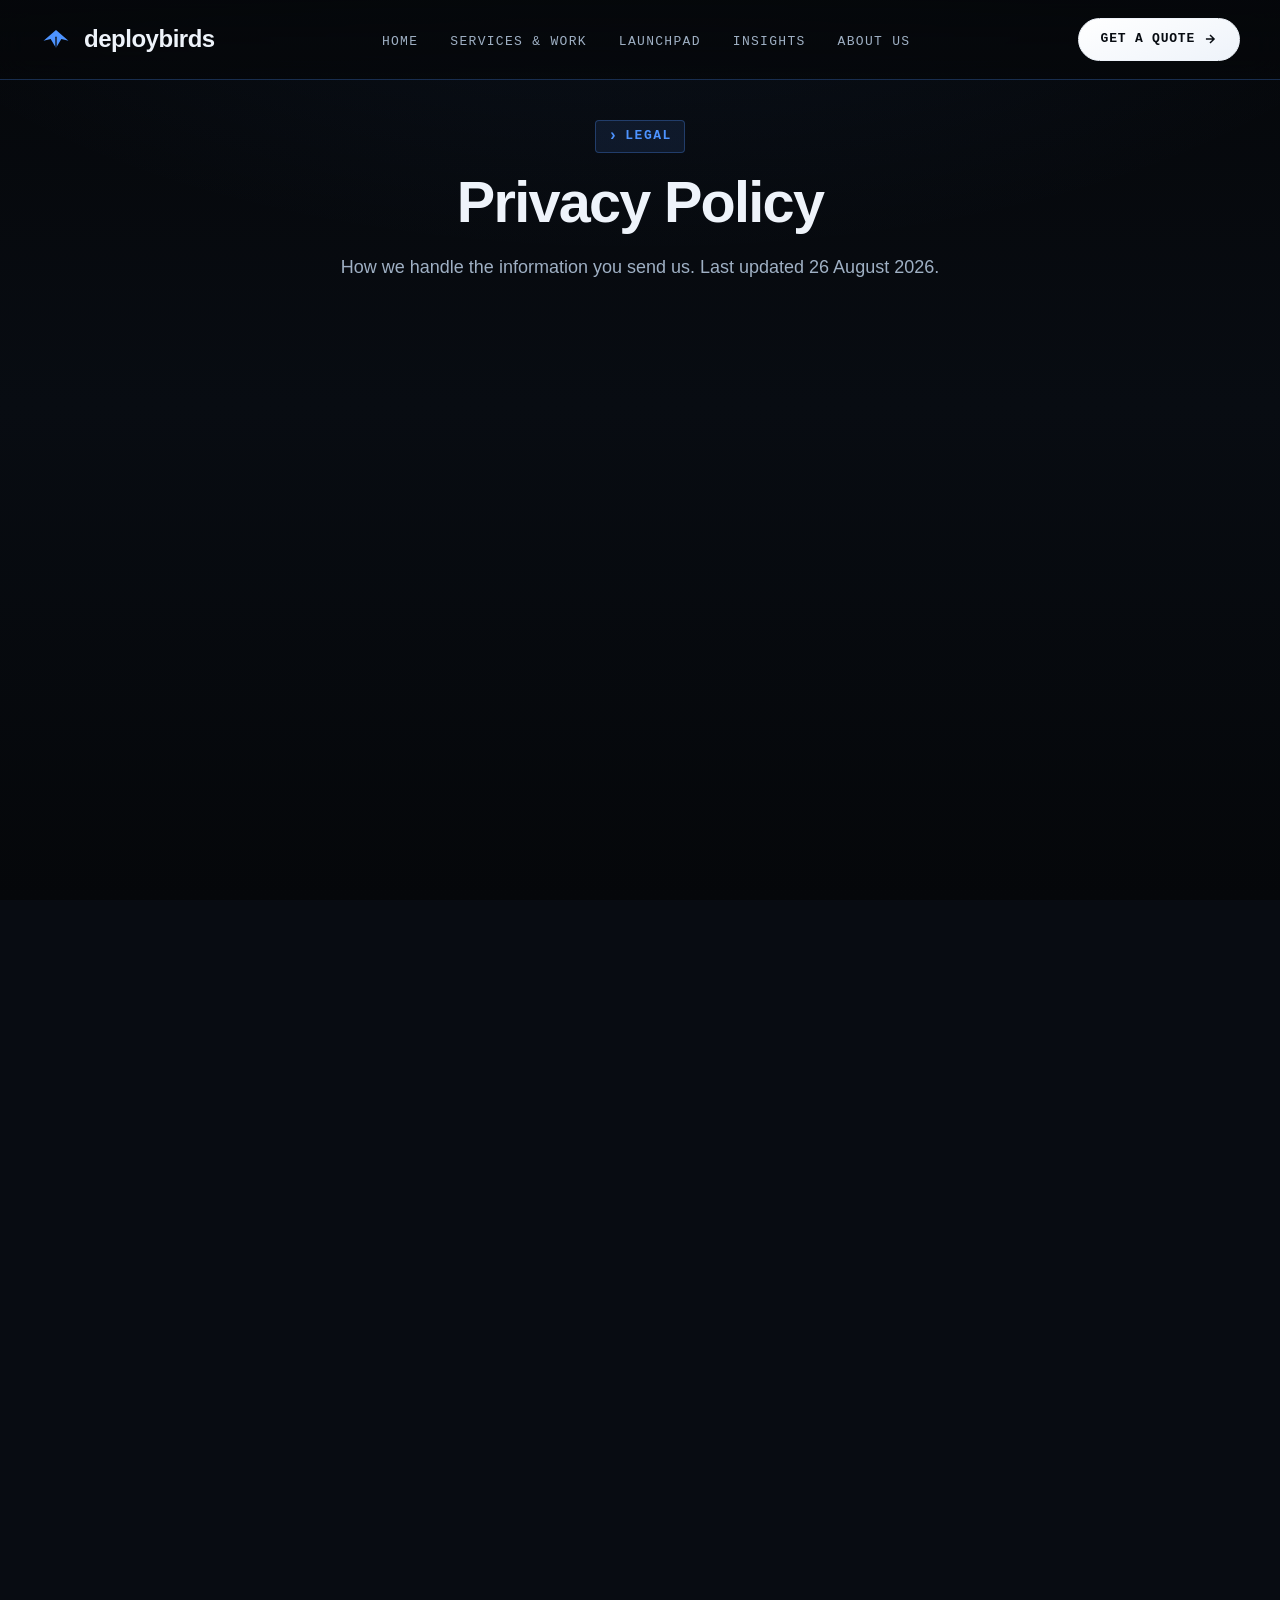
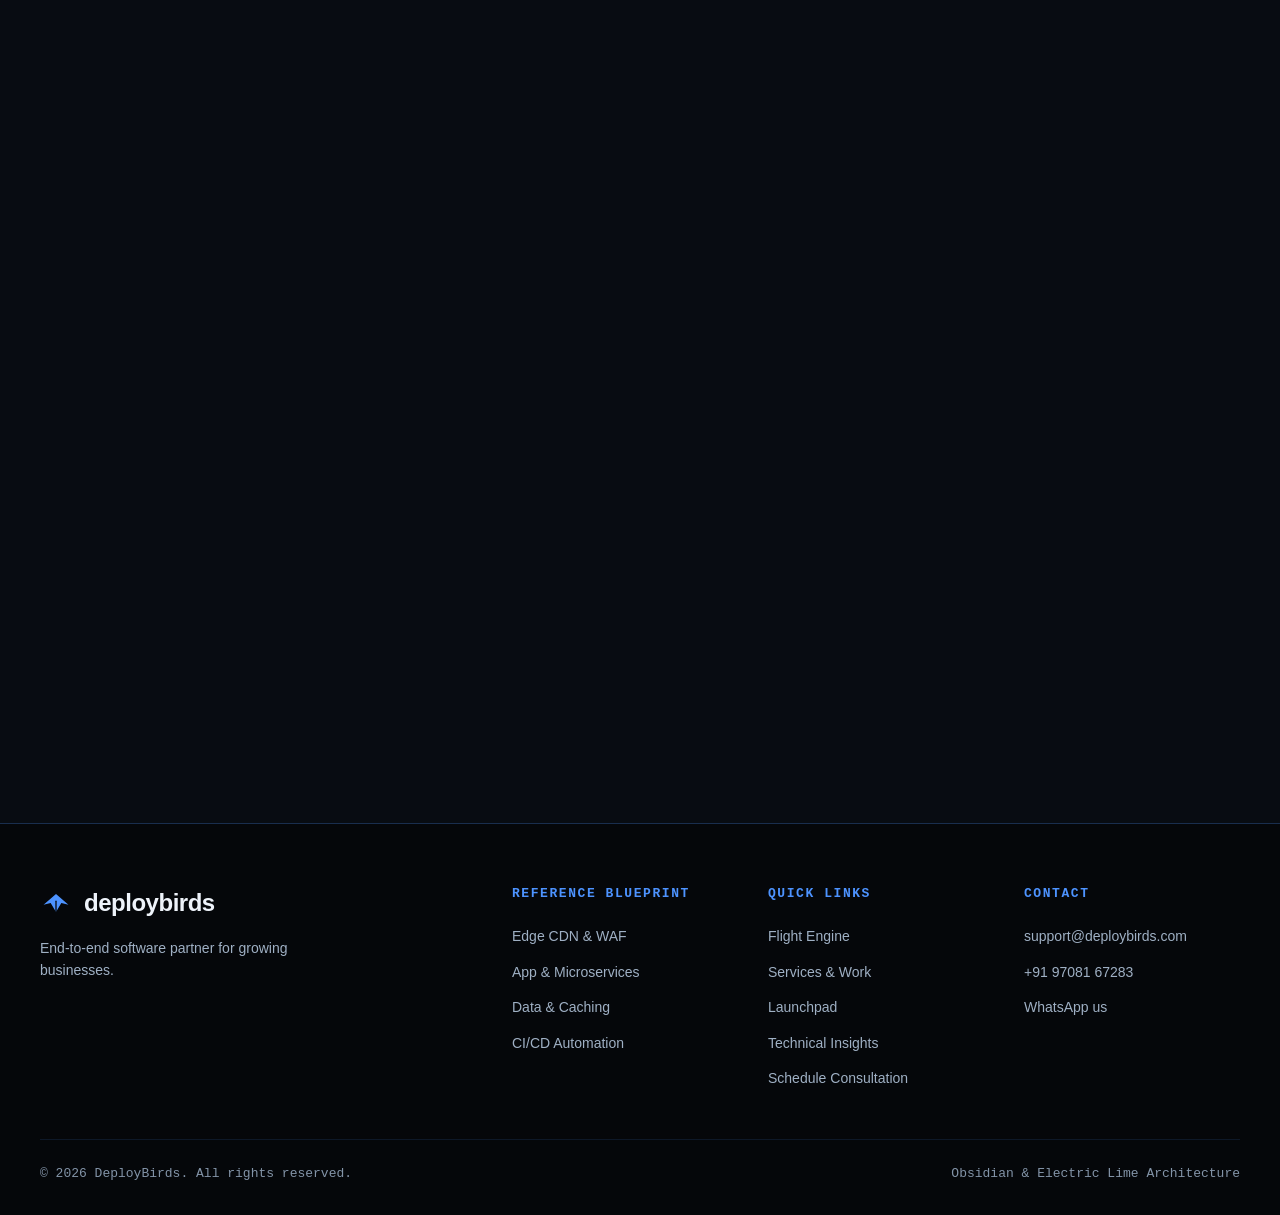
<file: privacy.html>
<!DOCTYPE html>
<html lang="en">
<head>
  <meta charset="UTF-8">
  <meta name="viewport" content="width=device-width, initial-scale=1.0">

  <!-- GitHub Pages cannot set response headers, so the policy goes here.
       frame-ancestors is deliberately absent: it is inert in a meta tag and
       logs a console warning on every page load. Clickjacking protection
       needs a real X-Frame-Options/CSP header, which means putting a CDN in
       front of Pages. 'unsafe-inline' in style-src is required
       by the 194 inline style= attributes still in the markup; removing those
       would let it be dropped. -->
  <meta http-equiv="Content-Security-Policy" content="default-src 'self'; script-src 'self' https://cdnjs.cloudflare.com; style-src 'self' 'unsafe-inline' https://fonts.googleapis.com; font-src 'self' https://fonts.gstatic.com; img-src 'self' data:; connect-src 'self' https://api.web3forms.com; form-action 'self' https://api.web3forms.com; base-uri 'self'; object-src 'none'; upgrade-insecure-requests">
  <meta name="referrer" content="strict-origin-when-cross-origin">
  <title>Privacy Policy › DeployBirds</title>
  <meta name="description" content="How DeployBirds collects, uses and protects the personal data you submit through this website, under the DPDP Act 2023 and GDPR.">
  <link rel="canonical" href="https://deploybirds.com/privacy.html">

  <meta property="og:type" content="website">
  <meta property="og:site_name" content="DeployBirds">
  <meta property="og:locale" content="en_IN">
  <meta property="og:url" content="https://deploybirds.com/privacy.html">
  <meta property="og:title" content="Privacy Policy › DeployBirds">
  <meta property="og:description" content="How DeployBirds collects, uses and protects the personal data you submit through this website, under the DPDP Act 2023 and GDPR.">
  <meta property="og:image" content="https://deploybirds.com/assets/og-image.6a0dbefe.png">
  <meta property="og:image:width" content="1200">
  <meta property="og:image:height" content="630">
  <meta property="og:image:type" content="image/png">
  <meta name="twitter:card" content="summary_large_image">
  <meta name="twitter:title" content="Privacy Policy › DeployBirds">
  <meta name="twitter:description" content="How DeployBirds collects, uses and protects the personal data you submit through this website, under the DPDP Act 2023 and GDPR.">
  <meta name="twitter:image" content="https://deploybirds.com/assets/og-image.6a0dbefe.png">

  <!-- Icons -->
  <link rel="icon" href="assets/favicon.svg" type="image/svg+xml">
  <link rel="icon" href="assets/icon-32.png" sizes="32x32" type="image/png">
  <link rel="apple-touch-icon" href="assets/icon-192.png">
  <meta name="theme-color" content="#080C12">

  <!-- Fonts -->
  <link rel="preconnect" href="https://fonts.googleapis.com">
  <link rel="preconnect" href="https://fonts.gstatic.com" crossorigin>
  <link rel="stylesheet" href="https://fonts.googleapis.com/css2?family=IBM+Plex+Mono:wght@400;500;600&family=Outfit:wght@500;600;700;800;900&display=swap">

  <link rel="stylesheet" href="css/style.css">
</head>
<body>

  <a href="#main" class="skip-link">Skip to content</a>

  <!-- Header -->
  <header class="site-header">
    <a href="./" class="brand-logo">
      <div class="brand-icon">
        <svg viewBox="0 0 36 36" fill="none" xmlns="http://www.w3.org/2000/svg">
          <path d="M18 8 L4 20 L12 18 L18 28 L24 18 L32 20 Z" fill="#4D93FF"/>
          <path d="M18 28 L18 16" stroke="#080C12" stroke-width="1.5" stroke-linecap="round"/>
        </svg>
      </div>
      <span>deploybirds</span>
    </a>

    <nav>
      <ul class="nav-links">
        <li><a href="./" class="nav-link">Home</a></li>
        <li><a href="services.html" class="nav-link">Services & Work</a></li>
        <li><a href="launchpad.html" class="nav-link">Launchpad</a></li>
        <li><a href="insights.html" class="nav-link">Insights</a></li>
        <li><a href="about.html" class="nav-link">About Us</a></li>
      </ul>
    </nav>

    <div class="nav-cta-wrap">
      <a href="contact.html" class="btn-nav-cta">
        <span>Get a Quote</span>
        <svg width="14" height="14" viewBox="0 0 24 24" fill="none" stroke="currentColor" stroke-width="2.5"><path d="M5 12h14M12 5l7 7-7 7"/></svg>
      </a>
      <button class="mobile-menu-btn" aria-label="Toggle Navigation">☰ MENU</button>
    </div>
  </header>

  <!-- Mobile Drawer Menu -->
  <div class="mobile-nav-drawer">
    <a href="./" class="nav-link">Home</a>
    <a href="services.html" class="nav-link">Services & Work</a>
    <a href="launchpad.html" class="nav-link">Launchpad</a>
    <a href="insights.html" class="nav-link">Insights</a>
    <a href="about.html" class="nav-link">About Us</a>
    <a href="contact.html" class="btn-chamfer btn-primary" style="margin-top: 10px;">Work With Us</a>
  </div>

  <main id="main" class="page-container" style="max-width: 820px;">

    <div class="page-hero">
      <span class="badge-tag">Legal</span>
      <h1 style="margin-top: 18px;">Privacy Policy</h1>
      <p class="lead">How we handle the information you send us. Last updated 26 August 2026.</p>
    </div>

    <div class="section-content-card" style="max-width: 100%; margin-bottom: 24px;">
      <h2 style="font-size: var(--fs-xl); margin-bottom: 14px;">Who we are</h2>
      <p class="section-body">This website is operated by DeployBirds. For any question about this policy, or about data we hold on you, contact <a href="mailto:support@deploybirds.com" style="color: var(--accent);">support@deploybirds.com</a>.</p>
    </div>

    <div class="section-content-card" style="max-width: 100%; margin-bottom: 24px;">
      <h2 style="font-size: var(--fs-xl); margin-bottom: 14px;">What we collect</h2>
      <p class="section-body">Only what you type into the enquiry form on our contact page:</p>
      <ul class="feature-list">
        <li>Your name and job title</li>
        <li>Your work email address</li>
        <li>The service area you selected</li>
        <li>The project description you wrote</li>
        <li>Your acknowledgement of mutual NDA terms</li>
      </ul>
      <p class="section-body" style="margin-top: 16px;">We run no advertising trackers, we do not sell data, and we build no advertising profiles.</p>
    </div>

    <div class="section-content-card" style="max-width: 100%; margin-bottom: 24px;">
      <h2 style="font-size: var(--fs-xl); margin-bottom: 14px;">Why we use it</h2>
      <p class="section-body">Solely to reply to your enquiry, scope the work you asked about, and keep a record of our correspondence. The lawful basis is your consent, given when you submit the form, together with our legitimate interest in responding to a business enquiry.</p>
    </div>

    <div class="section-content-card" style="max-width: 100%; margin-bottom: 24px;">
      <h2 style="font-size: var(--fs-xl); margin-bottom: 14px;">Third parties</h2>
      <p class="section-body">This site is served as static files by GitHub Pages, which processes your IP address and request headers in order to deliver the page. Typefaces are served by Google Fonts. Form submissions are delivered to our email provider. We share your details with no one else.</p>
    </div>

    <div class="section-content-card" style="max-width: 100%; margin-bottom: 24px;">
      <h2 style="font-size: var(--fs-xl); margin-bottom: 14px;">How long we keep it</h2>
      <p class="section-body">Enquiries are retained for up to 24 months, so we can pick up a conversation you may return to, and then deleted. Ask us sooner and we will delete on request.</p>
    </div>

    <div class="section-content-card" style="max-width: 100%; margin-bottom: 24px;">
      <h2 style="font-size: var(--fs-xl); margin-bottom: 14px;">Your rights</h2>
      <p class="section-body">Under India's Digital Personal Data Protection Act 2023 and, where it applies, the EU GDPR, you may ask for a copy of what we hold, ask us to correct it, ask us to delete it, or withdraw your consent. Email <a href="mailto:support@deploybirds.com" style="color: var(--accent);">support@deploybirds.com</a> and we will respond within 30 days.</p>
    </div>

    <div class="section-content-card" style="max-width: 100%;">
      <h2 style="font-size: var(--fs-xl); margin-bottom: 14px;">Cookies</h2>
      <p class="section-body">This site sets no cookies of its own and uses no analytics cookies, so nothing here requires a consent banner. If that changes, this page will be updated before the change goes live.</p>
    </div>

  </main>

  <footer class="site-footer">
    <div class="footer-inner">
      <div class="footer-brand">
        <a href="./" class="brand-logo">
          <div class="brand-icon">
            <svg viewBox="0 0 36 36" fill="none" xmlns="http://www.w3.org/2000/svg">
              <path d="M18 8 L4 20 L12 18 L18 28 L24 18 L32 20 Z" fill="#4D93FF"/>
              <path d="M18 28 L18 16" stroke="#080C12" stroke-width="1.5" stroke-linecap="round"/>
            </svg>
          </div>
          <span>deploybirds</span>
        </a>
        <p>End-to-end software partner for growing businesses.</p>
      </div>

      <div class="footer-col">
        <h2 class="footer-col-title">Reference Blueprint</h2>
        <ul class="footer-links">
          <li><a href="services.html#cloud" class="footer-link">Edge CDN &amp; WAF</a></li>
          <li><a href="services.html#dev" class="footer-link">App &amp; Microservices</a></li>
          <li><a href="services.html#data" class="footer-link">Data &amp; Caching</a></li>
          <li><a href="services.html#cloud" class="footer-link">CI/CD Automation</a></li>
        </ul>
      </div>

      <div class="footer-col">
        <h2 class="footer-col-title">Quick Links</h2>
        <ul class="footer-links">
          <li><a href="./" class="footer-link">Flight Engine</a></li>
          <li><a href="services.html" class="footer-link">Services & Work</a></li>
          <li><a href="launchpad.html" class="footer-link">Launchpad</a></li>
          <li><a href="insights.html" class="footer-link">Technical Insights</a></li>
          <li><a href="contact.html" class="footer-link">Schedule Consultation</a></li>
        </ul>
      </div>

      <div class="footer-col">
        <h2 class="footer-col-title">Contact</h2>
        <ul class="footer-links">
          <li><a href="mailto:support@deploybirds.com" class="footer-link">support@deploybirds.com</a></li>
          <li><a href="tel:+919708167283" class="footer-link">+91 97081 67283</a></li>
          <li><a href="https://wa.me/919708167283" target="_blank" class="footer-link">WhatsApp us</a></li>
        </ul>
      </div>
    </div>

    <div class="footer-bottom">
      <div>© 2026 DeployBirds. All rights reserved.</div>
      <div>Obsidian & Electric Lime Architecture</div>
    </div>
  </footer>

  <script defer src="js/main.js"></script>
</body>
</html>
</file>
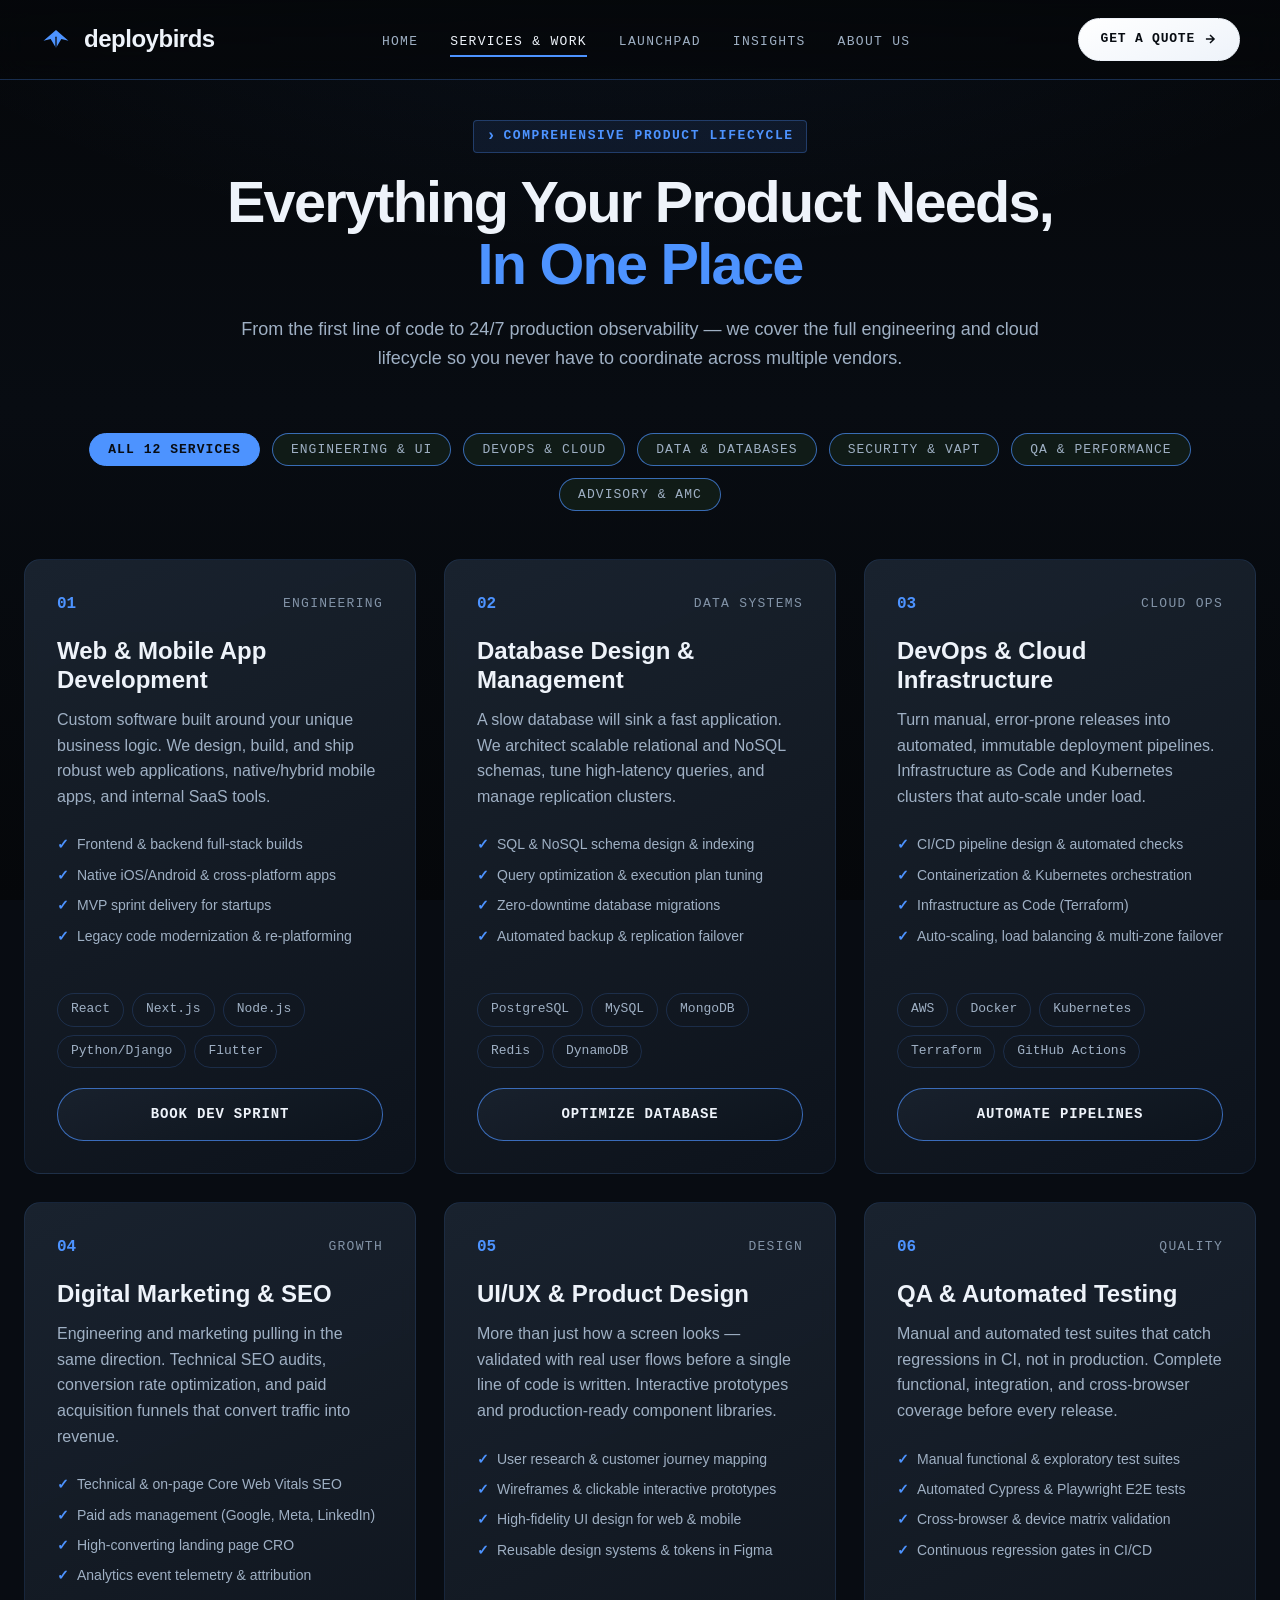
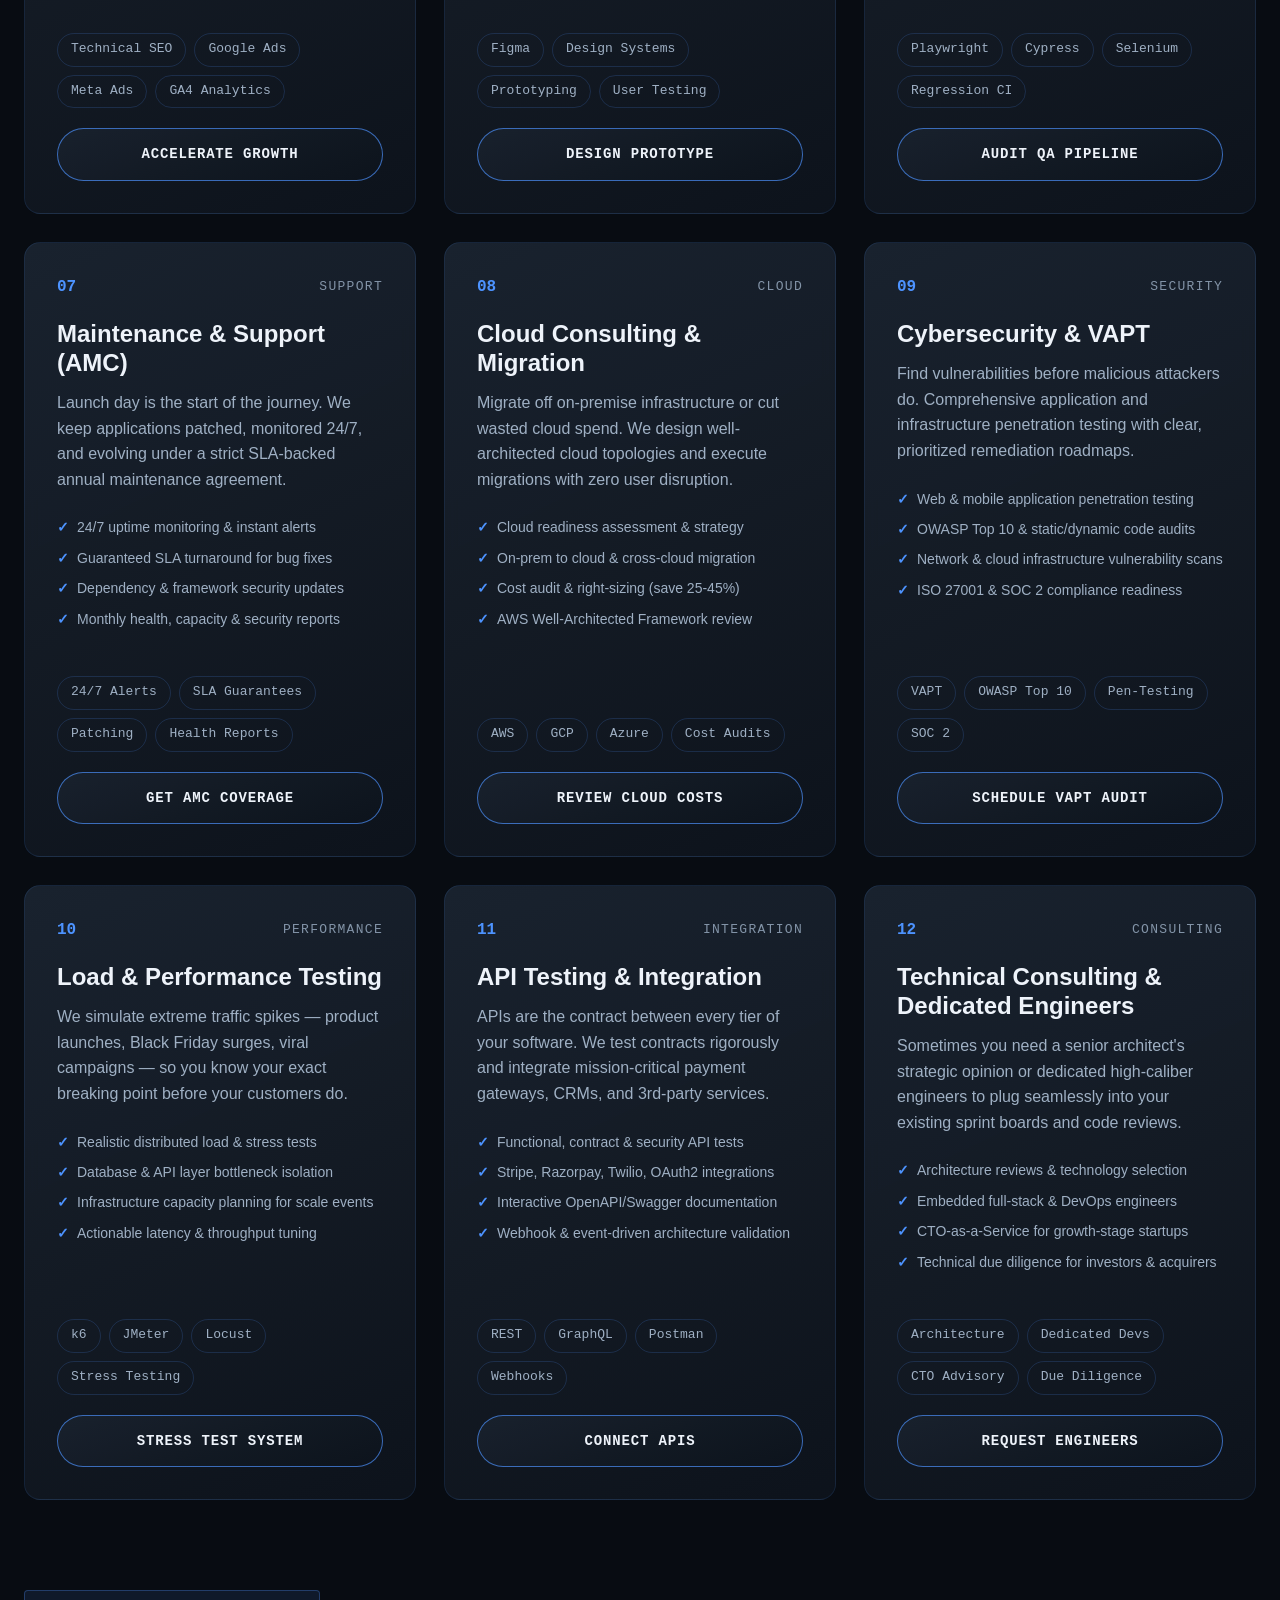
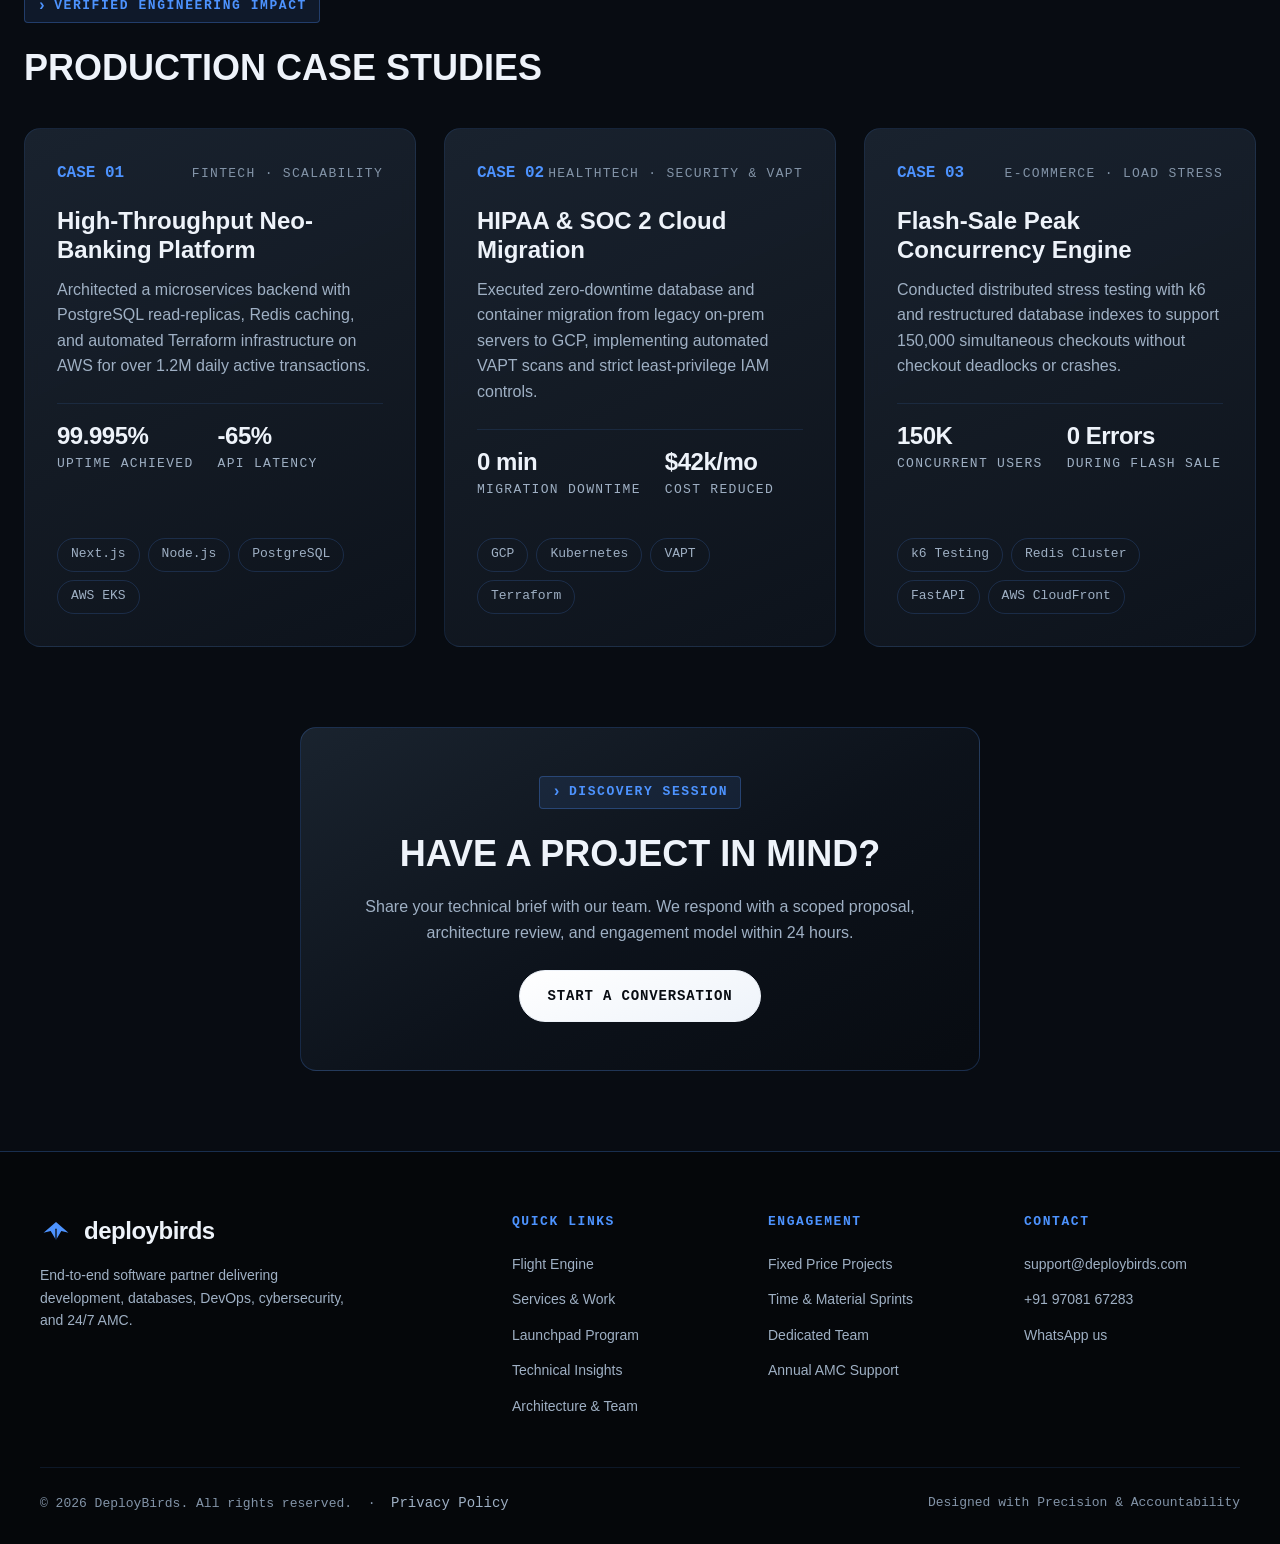
<file: services.html>
<!DOCTYPE html>
<html lang="en">
<head>
  <meta charset="UTF-8">
  <meta name="viewport" content="width=device-width, initial-scale=1.0">

  <!-- GitHub Pages cannot set response headers, so the policy goes here.
       frame-ancestors is deliberately absent: it is inert in a meta tag and
       logs a console warning on every page load. Clickjacking protection
       needs a real X-Frame-Options/CSP header, which means putting a CDN in
       front of Pages. 'unsafe-inline' in style-src is required
       by the 194 inline style= attributes still in the markup; removing those
       would let it be dropped. -->
  <meta http-equiv="Content-Security-Policy" content="default-src 'self'; script-src 'self' https://cdnjs.cloudflare.com; style-src 'self' 'unsafe-inline' https://fonts.googleapis.com; font-src 'self' https://fonts.gstatic.com; img-src 'self' data:; connect-src 'self' https://api.web3forms.com; form-action 'self' https://api.web3forms.com; base-uri 'self'; object-src 'none'; upgrade-insecure-requests">
  <meta name="referrer" content="strict-origin-when-cross-origin">
  <title>Services & Work › DeployBirds</title>
  <meta name="description" content="Explore DeployBirds' full catalog of 12 engineering and cloud services: Development, DevOps, VAPT Security, Database Architecture, and 24/7 AMC.">

  <link rel="canonical" href="https://deploybirds.com/services.html">

  <!-- Social preview (F-18/F-19: previously zero OG tags -> blank link cards) -->
  <meta property="og:type" content="website">
  <meta property="og:site_name" content="DeployBirds">
  <meta property="og:locale" content="en_IN">
  <meta property="og:url" content="https://deploybirds.com/services.html">
  <meta property="og:title" content="Services & Work › DeployBirds">
  <meta property="og:description" content="Explore DeployBirds' full catalog of 12 engineering and cloud services: Development, DevOps, VAPT Security, Database Architecture, and 24/7 AMC.">
  <meta property="og:image" content="https://deploybirds.com/assets/og-image.6a0dbefe.png">
  <meta property="og:image:width" content="1200">
  <meta property="og:image:height" content="630">
  <meta property="og:image:type" content="image/png">
  <meta property="og:image:alt" content="DeployBirds — we build, secure and scale digital products.">
  <meta name="twitter:card" content="summary_large_image">
  <meta name="twitter:title" content="Services & Work › DeployBirds">
  <meta name="twitter:description" content="Explore DeployBirds' full catalog of 12 engineering and cloud services: Development, DevOps, VAPT Security, Database Architecture, and 24/7 AMC.">
  <meta name="twitter:image" content="https://deploybirds.com/assets/og-image.6a0dbefe.png">

  <!-- Icons (F-18: /favicon.ico was 404-ing on every page load) -->
  <link rel="icon" href="assets/favicon.svg" type="image/svg+xml">
  <link rel="icon" href="assets/icon-32.png" sizes="32x32" type="image/png">
  <link rel="apple-touch-icon" href="assets/icon-192.png">
  <meta name="theme-color" content="#080C12">

  <!-- Fonts (F-11: moved out of style.css, where @import forced a 4-hop chain.
       IBM Plex Sans dropped entirely - it was requested but never referenced.) -->
  <link rel="preconnect" href="https://fonts.googleapis.com">
  <link rel="preconnect" href="https://fonts.gstatic.com" crossorigin>
  <link rel="stylesheet" href="https://fonts.googleapis.com/css2?family=IBM+Plex+Mono:wght@400;500;600&family=Outfit:wght@500;600;700;800;900&display=swap">

  
  <link rel="stylesheet" href="css/style.css">
</head>
<body>

  <a href="#main" class="skip-link">Skip to content</a>

  <!-- Header -->
  <header class="site-header">
    <a href="./" class="brand-logo">
      <div class="brand-icon">
        <svg viewBox="0 0 36 36" fill="none" xmlns="http://www.w3.org/2000/svg">
          <path d="M18 8 L4 20 L12 18 L18 28 L24 18 L32 20 Z" fill="#4D93FF"/>
          <path d="M18 28 L18 16" stroke="#080C12" stroke-width="1.5" stroke-linecap="round"/>
        </svg>
      </div>
      <span>deploybirds</span>
    </a>

    <nav>
      <ul class="nav-links">
        <li><a href="./" class="nav-link">Home</a></li>
        <li><a href="services.html" class="nav-link active">Services & Work</a></li>
        <li><a href="launchpad.html" class="nav-link">Launchpad</a></li>
        <li><a href="insights.html" class="nav-link">Insights</a></li>
        <li><a href="about.html" class="nav-link">About Us</a></li>
      </ul>
    </nav>

    <div class="nav-cta-wrap">
      <a href="contact.html" class="btn-nav-cta">
        <span>Get a Quote</span>
        <svg width="14" height="14" viewBox="0 0 24 24" fill="none" stroke="currentColor" stroke-width="2.5"><path d="M5 12h14M12 5l7 7-7 7"/></svg>
      </a>
      <button class="mobile-menu-btn" aria-label="Toggle Navigation">☰ MENU</button>
    </div>
  </header>

  <!-- Mobile Drawer Menu -->
  <div class="mobile-nav-drawer">
    <a href="./" class="nav-link">Home</a>
    <a href="services.html" class="nav-link active">Services & Work</a>
    <a href="launchpad.html" class="nav-link">Launchpad</a>
    <a href="insights.html" class="nav-link">Insights</a>
    <a href="about.html" class="nav-link">About Us</a>
    <a href="contact.html" class="btn-chamfer btn-primary" style="margin-top: 10px;">Request Scope</a>
  </div>

  <main id="main" class="page-container">
    
    <!-- Hero Header -->
    <div class="page-hero">
      <div class="badge-tag">Comprehensive Product Lifecycle</div>
      <h1>Everything Your Product Needs, <span style="color: var(--accent-lime);">In One Place</span></h1>
      <p class="lead">
        From the first line of code to 24/7 production observability — we cover the full engineering and cloud lifecycle so you never have to coordinate across multiple vendors.
      </p>
    </div>

    <!-- Filterable Category Pills -->
    <div class="filter-pills-wrap">
      <button class="filter-pill active" data-filter="all">All 12 Services</button>
      <button class="filter-pill" data-filter="dev">Engineering & UI</button>
      <button class="filter-pill" data-filter="cloud">DevOps & Cloud</button>
      <button class="filter-pill" data-filter="data">Data & Databases</button>
      <button class="filter-pill" data-filter="security">Security & VAPT</button>
      <button class="filter-pill" data-filter="qa">QA & Performance</button>
      <button class="filter-pill" data-filter="consulting">Advisory & AMC</button>
    </div>

    <!-- 12 Services Numbered Grid -->
    <h2 class="sr-only">All 12 services</h2>
    <div class="cards-grid">

      <!-- 01: Web & Mobile -->
      <div class="service-card" data-category="dev" id="dev">
        <div>
          <div class="card-top">
            <span class="card-num">01</span>
            <span class="card-category-badge">Engineering</span>
          </div>
          <h3>Web & Mobile App Development</h3>
          <p>Custom software built around your unique business logic. We design, build, and ship robust web applications, native/hybrid mobile apps, and internal SaaS tools.</p>
          <ul class="feature-list">
            <li>Frontend & backend full-stack builds</li>
            <li>Native iOS/Android & cross-platform apps</li>
            <li>MVP sprint delivery for startups</li>
            <li>Legacy code modernization & re-platforming</li>
          </ul>
        </div>
        <div>
          <div class="tag-cloud">
            <span class="tech-tag">React</span>
            <span class="tech-tag">Next.js</span>
            <span class="tech-tag">Node.js</span>
            <span class="tech-tag">Python/Django</span>
            <span class="tech-tag">Flutter</span>
          </div>
          <div style="margin-top: 20px;">
            <a href="contact.html?service=dev" class="btn-chamfer btn-secondary" style="width: 100%;">Book Dev Sprint</a>
          </div>
        </div>
      </div>

      <!-- 02: Database Systems -->
      <div class="service-card" data-category="data" id="data">
        <div>
          <div class="card-top">
            <span class="card-num">02</span>
            <span class="card-category-badge">Data Systems</span>
          </div>
          <h3>Database Design & Management</h3>
          <p>A slow database will sink a fast application. We architect scalable relational and NoSQL schemas, tune high-latency queries, and manage replication clusters.</p>
          <ul class="feature-list">
            <li>SQL & NoSQL schema design & indexing</li>
            <li>Query optimization & execution plan tuning</li>
            <li>Zero-downtime database migrations</li>
            <li>Automated backup & replication failover</li>
          </ul>
        </div>
        <div>
          <div class="tag-cloud">
            <span class="tech-tag">PostgreSQL</span>
            <span class="tech-tag">MySQL</span>
            <span class="tech-tag">MongoDB</span>
            <span class="tech-tag">Redis</span>
            <span class="tech-tag">DynamoDB</span>
          </div>
          <div style="margin-top: 20px;">
            <a href="contact.html?service=data" class="btn-chamfer btn-secondary" style="width: 100%;">Optimize Database</a>
          </div>
        </div>
      </div>

      <!-- 03: DevOps & Cloud Infrastructure -->
      <div class="service-card" data-category="cloud" id="cloud">
        <div>
          <div class="card-top">
            <span class="card-num">03</span>
            <span class="card-category-badge">Cloud Ops</span>
          </div>
          <h3>DevOps & Cloud Infrastructure</h3>
          <p>Turn manual, error-prone releases into automated, immutable deployment pipelines. Infrastructure as Code and Kubernetes clusters that auto-scale under load.</p>
          <ul class="feature-list">
            <li>CI/CD pipeline design & automated checks</li>
            <li>Containerization & Kubernetes orchestration</li>
            <li>Infrastructure as Code (Terraform)</li>
            <li>Auto-scaling, load balancing & multi-zone failover</li>
          </ul>
        </div>
        <div>
          <div class="tag-cloud">
            <span class="tech-tag">AWS</span>
            <span class="tech-tag">Docker</span>
            <span class="tech-tag">Kubernetes</span>
            <span class="tech-tag">Terraform</span>
            <span class="tech-tag">GitHub Actions</span>
          </div>
          <div style="margin-top: 20px;">
            <a href="contact.html?service=devops" class="btn-chamfer btn-secondary" style="width: 100%;">Automate Pipelines</a>
          </div>
        </div>
      </div>

      <!-- 04: Digital Marketing & SEO -->
      <div class="service-card" data-category="dev" id="marketing">
        <div>
          <div class="card-top">
            <span class="card-num">04</span>
            <span class="card-category-badge">Growth</span>
          </div>
          <h3>Digital Marketing & SEO</h3>
          <p>Engineering and marketing pulling in the same direction. Technical SEO audits, conversion rate optimization, and paid acquisition funnels that convert traffic into revenue.</p>
          <ul class="feature-list">
            <li>Technical & on-page Core Web Vitals SEO</li>
            <li>Paid ads management (Google, Meta, LinkedIn)</li>
            <li>High-converting landing page CRO</li>
            <li>Analytics event telemetry & attribution</li>
          </ul>
        </div>
        <div>
          <div class="tag-cloud">
            <span class="tech-tag">Technical SEO</span>
            <span class="tech-tag">Google Ads</span>
            <span class="tech-tag">Meta Ads</span>
            <span class="tech-tag">GA4 Analytics</span>
          </div>
          <div style="margin-top: 20px;">
            <a href="contact.html?service=marketing" class="btn-chamfer btn-secondary" style="width: 100%;">Accelerate Growth</a>
          </div>
        </div>
      </div>

      <!-- 05: UI/UX & Product Design -->
      <div class="service-card" data-category="dev" id="design">
        <div>
          <div class="card-top">
            <span class="card-num">05</span>
            <span class="card-category-badge">Design</span>
          </div>
          <h3>UI/UX & Product Design</h3>
          <p>More than just how a screen looks — validated with real user flows before a single line of code is written. Interactive prototypes and production-ready component libraries.</p>
          <ul class="feature-list">
            <li>User research & customer journey mapping</li>
            <li>Wireframes & clickable interactive prototypes</li>
            <li>High-fidelity UI design for web & mobile</li>
            <li>Reusable design systems & tokens in Figma</li>
          </ul>
        </div>
        <div>
          <div class="tag-cloud">
            <span class="tech-tag">Figma</span>
            <span class="tech-tag">Design Systems</span>
            <span class="tech-tag">Prototyping</span>
            <span class="tech-tag">User Testing</span>
          </div>
          <div style="margin-top: 20px;">
            <a href="contact.html?service=design" class="btn-chamfer btn-secondary" style="width: 100%;">Design Prototype</a>
          </div>
        </div>
      </div>

      <!-- 06: QA & Testing -->
      <div class="service-card" data-category="qa" id="qa">
        <div>
          <div class="card-top">
            <span class="card-num">06</span>
            <span class="card-category-badge">Quality</span>
          </div>
          <h3>QA & Automated Testing</h3>
          <p>Manual and automated test suites that catch regressions in CI, not in production. Complete functional, integration, and cross-browser coverage before every release.</p>
          <ul class="feature-list">
            <li>Manual functional & exploratory test suites</li>
            <li>Automated Cypress & Playwright E2E tests</li>
            <li>Cross-browser & device matrix validation</li>
            <li>Continuous regression gates in CI/CD</li>
          </ul>
        </div>
        <div>
          <div class="tag-cloud">
            <span class="tech-tag">Playwright</span>
            <span class="tech-tag">Cypress</span>
            <span class="tech-tag">Selenium</span>
            <span class="tech-tag">Regression CI</span>
          </div>
          <div style="margin-top: 20px;">
            <a href="contact.html?service=qa" class="btn-chamfer btn-secondary" style="width: 100%;">Audit QA Pipeline</a>
          </div>
        </div>
      </div>

      <!-- 07: Maintenance & Support (AMC) -->
      <div class="service-card" data-category="consulting" id="support">
        <div>
          <div class="card-top">
            <span class="card-num">07</span>
            <span class="card-category-badge">Support</span>
          </div>
          <h3>Maintenance & Support (AMC)</h3>
          <p>Launch day is the start of the journey. We keep applications patched, monitored 24/7, and evolving under a strict SLA-backed annual maintenance agreement.</p>
          <ul class="feature-list">
            <li>24/7 uptime monitoring & instant alerts</li>
            <li>Guaranteed SLA turnaround for bug fixes</li>
            <li>Dependency & framework security updates</li>
            <li>Monthly health, capacity & security reports</li>
          </ul>
        </div>
        <div>
          <div class="tag-cloud">
            <span class="tech-tag">24/7 Alerts</span>
            <span class="tech-tag">SLA Guarantees</span>
            <span class="tech-tag">Patching</span>
            <span class="tech-tag">Health Reports</span>
          </div>
          <div style="margin-top: 20px;">
            <a href="contact.html?service=amc" class="btn-chamfer btn-secondary" style="width: 100%;">Get AMC Coverage</a>
          </div>
        </div>
      </div>

      <!-- 08: Cloud Migration & Consulting -->
      <div class="service-card" data-category="cloud" id="migration">
        <div>
          <div class="card-top">
            <span class="card-num">08</span>
            <span class="card-category-badge">Cloud</span>
          </div>
          <h3>Cloud Consulting & Migration</h3>
          <p>Migrate off on-premise infrastructure or cut wasted cloud spend. We design well-architected cloud topologies and execute migrations with zero user disruption.</p>
          <ul class="feature-list">
            <li>Cloud readiness assessment & strategy</li>
            <li>On-prem to cloud & cross-cloud migration</li>
            <li>Cost audit & right-sizing (save 25-45%)</li>
            <li>AWS Well-Architected Framework review</li>
          </ul>
        </div>
        <div>
          <div class="tag-cloud">
            <span class="tech-tag">AWS</span>
            <span class="tech-tag">GCP</span>
            <span class="tech-tag">Azure</span>
            <span class="tech-tag">Cost Audits</span>
          </div>
          <div style="margin-top: 20px;">
            <a href="contact.html?service=cloud" class="btn-chamfer btn-secondary" style="width: 100%;">Review Cloud Costs</a>
          </div>
        </div>
      </div>

      <!-- 09: Cybersecurity & VAPT -->
      <div class="service-card" data-category="security" id="security">
        <div>
          <div class="card-top">
            <span class="card-num">09</span>
            <span class="card-category-badge">Security</span>
          </div>
          <h3>Cybersecurity & VAPT</h3>
          <p>Find vulnerabilities before malicious attackers do. Comprehensive application and infrastructure penetration testing with clear, prioritized remediation roadmaps.</p>
          <ul class="feature-list">
            <li>Web & mobile application penetration testing</li>
            <li>OWASP Top 10 & static/dynamic code audits</li>
            <li>Network & cloud infrastructure vulnerability scans</li>
            <li>ISO 27001 & SOC 2 compliance readiness</li>
          </ul>
        </div>
        <div>
          <div class="tag-cloud">
            <span class="tech-tag">VAPT</span>
            <span class="tech-tag">OWASP Top 10</span>
            <span class="tech-tag">Pen-Testing</span>
            <span class="tech-tag">SOC 2</span>
          </div>
          <div style="margin-top: 20px;">
            <a href="contact.html?service=security" class="btn-chamfer btn-secondary" style="width: 100%;">Schedule VAPT Audit</a>
          </div>
        </div>
      </div>

      <!-- 10: Load & Performance Testing -->
      <div class="service-card" data-category="qa" id="perf">
        <div>
          <div class="card-top">
            <span class="card-num">10</span>
            <span class="card-category-badge">Performance</span>
          </div>
          <h3>Load & Performance Testing</h3>
          <p>We simulate extreme traffic spikes — product launches, Black Friday surges, viral campaigns — so you know your exact breaking point before your customers do.</p>
          <ul class="feature-list">
            <li>Realistic distributed load & stress tests</li>
            <li>Database & API layer bottleneck isolation</li>
            <li>Infrastructure capacity planning for scale events</li>
            <li>Actionable latency & throughput tuning</li>
          </ul>
        </div>
        <div>
          <div class="tag-cloud">
            <span class="tech-tag">k6</span>
            <span class="tech-tag">JMeter</span>
            <span class="tech-tag">Locust</span>
            <span class="tech-tag">Stress Testing</span>
          </div>
          <div style="margin-top: 20px;">
            <a href="contact.html?service=perf" class="btn-chamfer btn-secondary" style="width: 100%;">Stress Test System</a>
          </div>
        </div>
      </div>

      <!-- 11: API Testing & Integration -->
      <div class="service-card" data-category="dev" id="api">
        <div>
          <div class="card-top">
            <span class="card-num">11</span>
            <span class="card-category-badge">Integration</span>
          </div>
          <h3>API Testing & Integration</h3>
          <p>APIs are the contract between every tier of your software. We test contracts rigorously and integrate mission-critical payment gateways, CRMs, and 3rd-party services.</p>
          <ul class="feature-list">
            <li>Functional, contract & security API tests</li>
            <li>Stripe, Razorpay, Twilio, OAuth2 integrations</li>
            <li>Interactive OpenAPI/Swagger documentation</li>
            <li>Webhook & event-driven architecture validation</li>
          </ul>
        </div>
        <div>
          <div class="tag-cloud">
            <span class="tech-tag">REST</span>
            <span class="tech-tag">GraphQL</span>
            <span class="tech-tag">Postman</span>
            <span class="tech-tag">Webhooks</span>
          </div>
          <div style="margin-top: 20px;">
            <a href="contact.html?service=api" class="btn-chamfer btn-secondary" style="width: 100%;">Connect APIs</a>
          </div>
        </div>
      </div>

      <!-- 12: Technical Consulting & Staff Augmentation -->
      <div class="service-card" data-category="consulting" id="consulting">
        <div>
          <div class="card-top">
            <span class="card-num">12</span>
            <span class="card-category-badge">Consulting</span>
          </div>
          <h3>Technical Consulting & Dedicated Engineers</h3>
          <p>Sometimes you need a senior architect's strategic opinion or dedicated high-caliber engineers to plug seamlessly into your existing sprint boards and code reviews.</p>
          <ul class="feature-list">
            <li>Architecture reviews & technology selection</li>
            <li>Embedded full-stack & DevOps engineers</li>
            <li>CTO-as-a-Service for growth-stage startups</li>
            <li>Technical due diligence for investors & acquirers</li>
          </ul>
        </div>
        <div>
          <div class="tag-cloud">
            <span class="tech-tag">Architecture</span>
            <span class="tech-tag">Dedicated Devs</span>
            <span class="tech-tag">CTO Advisory</span>
            <span class="tech-tag">Due Diligence</span>
          </div>
          <div style="margin-top: 20px;">
            <a href="contact.html?service=consulting" class="btn-chamfer btn-secondary" style="width: 100%;">Request Engineers</a>
          </div>
        </div>
      </div>

    </div>

    <!-- Featured Case Studies Section -->
    <div style="margin-top: 90px;">
      <div class="badge-tag">Verified Engineering Impact</div>
      <h2 style="font-size: var(--fs-2xl); font-weight: 800; text-transform: uppercase; margin: 16px 0 32px;">Production Case Studies</h2>

      <div class="cards-grid">
        
        <!-- Case 1 -->
        <div class="service-card">
          <div>
            <div class="card-top">
              <span class="card-num">CASE 01</span>
              <span class="card-category-badge">FinTech · Scalability</span>
            </div>
            <h3>High-Throughput Neo-Banking Platform</h3>
            <p>Architected a microservices backend with PostgreSQL read-replicas, Redis caching, and automated Terraform infrastructure on AWS for over 1.2M daily active transactions.</p>
            <div class="section-metrics-row" style="margin-bottom: 20px;">
              <div class="metric-item">
                <span class="metric-val" style="font-size: var(--fs-xl);">99.995%</span>
                <span class="metric-label">Uptime Achieved</span>
              </div>
              <div class="metric-item">
                <span class="metric-val" style="font-size: var(--fs-xl);">-65%</span>
                <span class="metric-label">API Latency</span>
              </div>
            </div>
          </div>
          <div class="tag-cloud">
            <span class="tech-tag">Next.js</span>
            <span class="tech-tag">Node.js</span>
            <span class="tech-tag">PostgreSQL</span>
            <span class="tech-tag">AWS EKS</span>
          </div>
        </div>

        <!-- Case 2 -->
        <div class="service-card">
          <div>
            <div class="card-top">
              <span class="card-num">CASE 02</span>
              <span class="card-category-badge">HealthTech · Security & VAPT</span>
            </div>
            <h3>HIPAA & SOC 2 Cloud Migration</h3>
            <p>Executed zero-downtime database and container migration from legacy on-prem servers to GCP, implementing automated VAPT scans and strict least-privilege IAM controls.</p>
            <div class="section-metrics-row" style="margin-bottom: 20px;">
              <div class="metric-item">
                <span class="metric-val" style="font-size: var(--fs-xl);">0 min</span>
                <span class="metric-label">Migration Downtime</span>
              </div>
              <div class="metric-item">
                <span class="metric-val" style="font-size: var(--fs-xl);">$42k/mo</span>
                <span class="metric-label">Cost Reduced</span>
              </div>
            </div>
          </div>
          <div class="tag-cloud">
            <span class="tech-tag">GCP</span>
            <span class="tech-tag">Kubernetes</span>
            <span class="tech-tag">VAPT</span>
            <span class="tech-tag">Terraform</span>
          </div>
        </div>

        <!-- Case 3 -->
        <div class="service-card">
          <div>
            <div class="card-top">
              <span class="card-num">CASE 03</span>
              <span class="card-category-badge">E-Commerce · Load Stress</span>
            </div>
            <h3>Flash-Sale Peak Concurrency Engine</h3>
            <p>Conducted distributed stress testing with k6 and restructured database indexes to support 150,000 simultaneous checkouts without checkout deadlocks or crashes.</p>
            <div class="section-metrics-row" style="margin-bottom: 20px;">
              <div class="metric-item">
                <span class="metric-val" style="font-size: var(--fs-xl);">150K</span>
                <span class="metric-label">Concurrent Users</span>
              </div>
              <div class="metric-item">
                <span class="metric-val" style="font-size: var(--fs-xl);">0 Errors</span>
                <span class="metric-label">During Flash Sale</span>
              </div>
            </div>
          </div>
          <div class="tag-cloud">
            <span class="tech-tag">k6 Testing</span>
            <span class="tech-tag">Redis Cluster</span>
            <span class="tech-tag">FastAPI</span>
            <span class="tech-tag">AWS CloudFront</span>
          </div>
        </div>

      </div>
    </div>

    <!-- CTA Banner -->
    <div class="newsletter-box" style="margin-top: 80px;">
      <span class="badge-tag">Discovery Session</span>
      <h2 style="font-size: var(--fs-2xl); margin: 16px 0 12px; text-transform: uppercase;">Have a Project in Mind?</h2>
      <p style="color: var(--text-secondary); margin-bottom: 24px;">
        Share your technical brief with our team. We respond with a scoped proposal, architecture review, and engagement model within 24 hours.
      </p>
      <a href="contact.html" class="btn-chamfer btn-primary">Start a Conversation</a>
    </div>

  </main>

  <!-- Footer -->
  <footer class="site-footer">
    <div class="footer-inner">
      <div class="footer-brand">
        <a href="./" class="brand-logo">
          <div class="brand-icon">
            <svg viewBox="0 0 36 36" fill="none" xmlns="http://www.w3.org/2000/svg">
              <path d="M18 8 L4 20 L12 18 L18 28 L24 18 L32 20 Z" fill="#4D93FF"/>
              <path d="M18 28 L18 16" stroke="#080C12" stroke-width="1.5" stroke-linecap="round"/>
            </svg>
          </div>
          <span>deploybirds</span>
        </a>
        <p>End-to-end software partner delivering development, databases, DevOps, cybersecurity, and 24/7 AMC.</p>
      </div>

      <div class="footer-col">
        <h2 class="footer-col-title">Quick Links</h2>
        <ul class="footer-links">
          <li><a href="./" class="footer-link">Flight Engine</a></li>
          <li><a href="services.html" class="footer-link">Services & Work</a></li>
          <li><a href="launchpad.html" class="footer-link">Launchpad Program</a></li>
          <li><a href="insights.html" class="footer-link">Technical Insights</a></li>
          <li><a href="about.html" class="footer-link">Architecture & Team</a></li>
        </ul>
      </div>

      <div class="footer-col">
        <h2 class="footer-col-title">Engagement</h2>
        <ul class="footer-links">
          <li><a href="contact.html" class="footer-link">Fixed Price Projects</a></li>
          <li><a href="contact.html" class="footer-link">Time & Material Sprints</a></li>
          <li><a href="contact.html" class="footer-link">Dedicated Team</a></li>
          <li><a href="contact.html" class="footer-link">Annual AMC Support</a></li>
        </ul>
      </div>

      <div class="footer-col">
        <h2 class="footer-col-title">Contact</h2>
        <ul class="footer-links">
          <li><a href="mailto:support@deploybirds.com" class="footer-link">support@deploybirds.com</a></li>
          <li><a href="tel:+919708167283" class="footer-link">+91 97081 67283</a></li>
          <li><a href="https://wa.me/919708167283" target="_blank" class="footer-link">WhatsApp us</a></li>
        </ul>
      </div>
    </div>

    <div class="footer-bottom">
      <div>© 2026 DeployBirds. All rights reserved. &nbsp;·&nbsp; <a href="privacy.html" class="footer-link" style="display:inline;">Privacy Policy</a></div>
      <div>Designed with Precision & Accountability</div>
    </div>
  </footer>

  <script defer src="js/main.js"></script>
</body>
</html>
</file>
<file: css/style.css>
/* ==========================================================================
   DEPLOYBIRDS — Professional SaaS Design System
   ========================================================================== */

/* Fonts are linked from each page's <head> (preconnect + stylesheet).
   Do NOT re-add @import here: it forces a 4-hop serial discovery chain
   (html -> style.css -> fonts css -> woff2) and delays first text paint. */

:root {
  /* Core Palette — blue on a blue-biased black.
     Grounds are never neutral grey: each carries a slight blue bias so the
     accent sits in the same family as the surfaces rather than on top of them. */
  --bg-black: #05070A;
  --bg-dark: #080C12;
  --bg-surface: #0D131C;
  --bg-surface-elevated: #131A24;
  --bg-surface-3: #1B2531;
  --bg-card: rgba(13, 19, 28, 0.6);

  /* Accent — every value verified as TEXT, not just as a fill:
       --accent        6.66:1 on --bg-dark, 5.77:1 on --bg-surface-3
       --accent-deep   5.48:1 / 4.75:1
       --accent-bright 12.10:1 / 10.49:1
     SDLC's own #2563EB was rejected: 3.90:1 on this ground, large-text only. */
  --accent: #4D93FF;
  --accent-deep: #3B82F6;
  --accent-bright: #7DD3FC;
  --accent-dim: rgba(77, 147, 255, 0.1);

  /* 21 inline styles across the HTML reference --accent-lime, which was never
     defined — those elements silently inherited instead of being accented.
     Aliased so the markup's intent finally applies. */
  --accent-lime: var(--accent);

  /* Typography Colours */
  --text-primary: #EEF3FA;
  --text-secondary: #9FB0C4;
  --text-muted: #8394A8;   /* 6.31:1 on ground, 4.99:1 on --bg-surface-3 */

  /* Borders */
  --border-subtle: rgba(77, 147, 255, 0.12);
  --border-card: rgba(77, 147, 255, 0.28);   /* decorative card edges (F-14) */
  /* Interactive boundaries must clear WCAG 1.4.11's 3:1.
     The green build used 0.58 alpha (3.32:1). This blue is darker, so the
     same alpha only reaches 2.86:1 — caught by measuring the rendered page,
     not by assuming the alpha carried over. 0.68 gives 3.55:1. */
  --border-field: rgba(77, 147, 255, 0.68);
  --border-strong: rgba(77, 147, 255, 0.35);
  --border-light: #DCE8DA;

  /* Fonts */
  --font-display: 'Outfit', -apple-system, BlinkMacSystemFont, 'Segoe UI', Roboto, sans-serif;
  --font-mono: 'IBM Plex Mono', monospace;
  --font-sans: 'IBM Plex Sans', -apple-system, BlinkMacSystemFont, sans-serif;

  /* Type scale — use ONLY these (F-17) */
  --fs-xs:   0.8125rem;                      /* 13px — labels, tags, meta */
  --fs-sm:   0.875rem;
  --fs-base: 1rem;
  --fs-lg:   1.125rem;
  --fs-xl:   clamp(1.15rem, 2.4vw, 1.5rem);
  --fs-2xl:  clamp(1.3rem,  4vw, 2.25rem);
  --fs-3xl:  clamp(1.75rem, 5vw, 3.25rem);
  --fs-4xl:  clamp(2rem,    6vw, 4rem);

  /* Layout */
  --header-height: 80px;
  --max-width: 1280px;
}

/* Base Reset & Typography */
*, *::before, *::after {
  box-sizing: border-box;
  margin: 0;
  padding: 0;
}

html {
  scroll-behavior: smooth;
  background-color: var(--bg-dark);
  color: var(--text-primary);
  font-family: var(--font-display);
  font-size: 16px;
  line-height: 1.6;
  -webkit-font-smoothing: antialiased;
  -moz-osx-font-smoothing: grayscale;
  overflow-x: hidden;
}

body {
  min-height: 100vh;
  position: relative;
  background-color: var(--bg-dark);
  color: var(--text-primary);
  overflow-x: hidden;
}

/* Custom Scrollbar */
::-webkit-scrollbar {
  width: 6px;
}
::-webkit-scrollbar-track {
  background: var(--bg-dark);
}
::-webkit-scrollbar-thumb {
  background: rgba(77, 147, 255, 0.25);
  border-radius: 3px;
}
::-webkit-scrollbar-thumb:hover {
  background: rgba(77, 147, 255, 0.45);
}

/* Background Dot Grid — replaces cyber grid */
.cyber-grid-bg {
  position: fixed;
  top: 0;
  left: 0;
  width: 100%;
  height: 100%;
  background-image: radial-gradient(circle, rgba(77, 147, 255, 0.08) 1px, transparent 1px);
  background-size: 32px 32px;
  pointer-events: none;
  z-index: 1;
}

.radial-vignette {
  display: none;
}

/* ==========================================================================
   NAVIGATION & HEADER
   ========================================================================== */
.site-header {
  position: fixed;
  top: 0;
  left: 0;
  width: 100%;
  height: var(--header-height);
  z-index: 100;
  display: flex;
  align-items: center;
  justify-content: space-between;
  padding: 0 40px;
  background: rgba(10, 19, 16, 0.8);
  backdrop-filter: blur(16px);
  -webkit-backdrop-filter: blur(16px);
  border-bottom: 1px solid var(--border-card);
  transition: background 0.3s ease, border-color 0.3s ease;
}

.site-header.scrolled {
  background: rgba(10, 19, 16, 0.95);
  border-color: rgba(77, 147, 255, 0.2);
}

.brand-logo {
  display: flex;
  align-items: center;
  gap: 12px;
  text-decoration: none;
  color: var(--text-primary);
  font-family: var(--font-display);
  font-weight: 800;
  font-size: var(--fs-xl);
  letter-spacing: -0.02em;
}

.brand-icon {
  width: 32px;
  height: 32px;
  display: flex;
  align-items: center;
  justify-content: center;
}

.brand-icon svg {
  width: 100%;
  height: 100%;
}

.nav-links {
  display: flex;
  align-items: center;
  gap: 32px;
  list-style: none;
}

.nav-link {
  font-family: var(--font-mono);
  font-size: var(--fs-xs);
  font-weight: 500;
  text-transform: uppercase;
  letter-spacing: 0.1em;
  color: var(--text-secondary);
  text-decoration: none;
  position: relative;
  padding: 8px 0;
  transition: color 0.25s ease;
}

.nav-link:hover,
.nav-link.active {
  color: var(--text-primary);
}

.nav-link.active::after {
  content: '';
  position: absolute;
  bottom: 0;
  left: 0;
  width: 100%;
  height: 2px;
  background: var(--accent);
}

.nav-cta-wrap {
  display: flex;
  align-items: center;
  gap: 16px;
}

.btn-nav-cta {
  font-family: var(--font-mono);
  font-size: var(--fs-xs);
  font-weight: 600;
  text-transform: uppercase;
  letter-spacing: 0.08em;
  color: var(--bg-dark);
  background: var(--accent);
  border: 1px solid var(--accent);
  padding: 10px 22px;
  border-radius: 999px;
  text-decoration: none;
  display: inline-flex;
  align-items: center;
  gap: 8px;
  transition: background 0.2s ease, transform 0.2s ease;
  cursor: pointer;
}

.btn-nav-cta:hover {
  background: var(--accent-deep);
  transform: translateY(-1px);
}

.mobile-menu-btn {
  display: none;
  background: none;
  border: 1px solid var(--border-card);
  color: var(--text-secondary);
  padding: 8px 12px;
  border-radius: 4px;
  cursor: pointer;
  font-family: var(--font-mono);
  font-size: var(--fs-sm);
}

.mobile-nav-drawer {
  display: none;
  position: fixed;
  top: var(--header-height);
  left: 0;
  width: 100%;
  background: rgba(10, 19, 16, 0.98);
  border-bottom: 1px solid var(--border-strong);
  padding: 24px 20px;
  z-index: 99;
  flex-direction: column;
  gap: 16px;
}

.mobile-nav-drawer.open {
  display: flex;
}

.mobile-nav-drawer .nav-link {
  font-size: var(--fs-base);
  padding: 10px 0;
}

/* ==========================================================================
   BUTTONS & BADGES
   ========================================================================== */
.btn-chamfer {
  display: inline-flex;
  align-items: center;
  justify-content: center;
  gap: 10px;
  font-family: var(--font-mono);
  font-size: var(--fs-sm);
  font-weight: 600;
  text-transform: uppercase;
  letter-spacing: 0.08em;
  padding: 14px 28px;
  border-radius: 8px;
  text-decoration: none;
  cursor: pointer;
  transition: background 0.2s ease, transform 0.2s ease, box-shadow 0.2s ease;
  position: relative;
  border: none;
}

.btn-primary {
  background: var(--accent);
  color: var(--bg-dark);
  border: none;
}

.btn-primary:hover {
  background: var(--accent-deep);
  transform: translateY(-1px);
  box-shadow: 0 4px 16px rgba(77, 147, 255, 0.25);
}

.btn-secondary {
  background: transparent;
  color: var(--text-primary);
  border: 1.5px solid rgba(77, 147, 255, 0.75);  /* was 0.4 = 2.19:1 (F-14) */
}

.btn-secondary:hover {
  background: rgba(77, 147, 255, 0.06);
  border-color: rgba(77, 147, 255, 0.65);
  transform: translateY(-1px);
}

.badge-tag {
  display: inline-flex;
  align-items: center;
  gap: 6px;
  font-family: var(--font-mono);
  font-size: var(--fs-xs);
  font-weight: 600;
  text-transform: uppercase;
  letter-spacing: 0.12em;
  padding: 5px 12px;
  border-radius: 4px;
  background: rgba(77, 147, 255, 0.1);
  border: 1px solid rgba(77, 147, 255, 0.3);
  color: var(--accent);
}

.badge-tag::before {
  content: '›';
  font-size: var(--fs-base);
  line-height: 1;
}

/* ==========================================================================
   HOMEPAGE 3D SCROLL EXPERIENCE
   ========================================================================== */
#webgl-canvas-container {
  position: fixed;
  top: 0;
  left: 0;
  width: 100vw;
  height: 100vh;
  z-index: 2;
  pointer-events: none;
}

.scroll-experience-wrap {
  position: relative;
  z-index: 5;
  width: 100%;
}

.scroll-section {
  min-height: 100vh;
  width: 100%;
  display: flex;
  align-items: center;
  justify-content: flex-start;
  padding: 0 8vw;
  position: relative;
  box-sizing: border-box;
}

.scroll-section.section-right {
  justify-content: flex-end;
}

.scroll-section.section-center {
  justify-content: center;
  text-align: center;
}

.section-content-card {
  max-width: 580px;
  /* Smooth opacity gradient rather than a flat fill — reads as depth against
     the 3D scene. Every stop verified with text on it, not just the average:
       start rgba(27,37,49,.96) -> secondary text 7.08:1
       end   rgba(8,12,18,.96)  -> secondary text 8.85:1
     Worst case (white star directly behind the lightest stop): 6.22:1. */
  background: linear-gradient(155deg,
    rgba(27, 37, 49, 0.96) 0%,
    rgba(19, 26, 36, 0.96) 45%,
    rgba(8, 12, 18, 0.96) 100%);
  backdrop-filter: blur(14px);
  -webkit-backdrop-filter: blur(14px);
  border: 1px solid var(--border-card);
  padding: 36px 40px;
  border-radius: 12px;
  position: relative;
  transform: translateY(30px);
  opacity: 0;
  transition: opacity 0.8s cubic-bezier(0.16, 1, 0.3, 1), transform 0.8s cubic-bezier(0.16, 1, 0.3, 1);
}

.section-content-card::before {
  content: '';
  position: absolute;
  top: 0;
  left: 0;
  right: 0;
  height: 2px;
  background: linear-gradient(90deg, var(--accent), transparent);
  border-radius: 12px 12px 0 0;
}

.scroll-section.active .section-content-card {
  opacity: 1;
  transform: translateY(0);
}

.section-num-label {
  font-family: var(--font-mono);
  font-size: var(--fs-xs);
  font-weight: 600;
  color: var(--accent);
  letter-spacing: 0.15em;
  text-transform: uppercase;
  margin-bottom: 12px;
  display: block;
}

.section-heading {
  font-family: var(--font-display);
  font-size: clamp(2rem, 3.8vw, 3.4rem);
  font-weight: 800;
  line-height: 1.08;
  letter-spacing: -0.03em;
  color: var(--text-primary);
  margin-bottom: 16px;
}

.section-heading span.highlight {
  color: var(--accent);
}

.section-body {
  font-size: var(--fs-lg);
  color: var(--text-secondary);
  line-height: 1.6;
  margin-bottom: 24px;
  opacity: 0;
  transform: translateY(15px);
  transition: opacity 0.8s ease 0.25s, transform 0.8s ease 0.25s;
}

.scroll-section.active .section-body {
  opacity: 1;
  transform: translateY(0);
}

.section-metrics-row {
  display: flex;
  gap: 24px;
  margin-top: 24px;
  padding-top: 20px;
  border-top: 1px solid var(--border-subtle);
}

.metric-item {
  display: flex;
  flex-direction: column;
}

.metric-val {
  font-family: var(--font-display);
  font-size: var(--fs-2xl);
  font-weight: 800;
  color: var(--accent);
  line-height: 1;
}

.metric-label {
  font-family: var(--font-mono);
  font-size: var(--fs-xs);
  text-transform: uppercase;
  letter-spacing: 0.1em;
  color: var(--text-secondary);
  margin-top: 6px;
}

.tag-cloud {
  display: flex;
  flex-wrap: wrap;
  gap: 8px;
  margin-top: 18px;
}

.tech-tag {
  font-family: var(--font-mono);
  font-size: var(--fs-xs);
  background: rgba(77, 147, 255, 0.07);
  color: var(--text-secondary);
  border: 1px solid rgba(77, 147, 255, 0.18);
  padding: 4px 10px;
  border-radius: 4px;
}

/* ==========================================================================
   HOMEPAGE HUD ELEMENTS
   ========================================================================== */
.hud-progress-rail {
  position: fixed;
  left: 32px;
  top: 50%;
  transform: translateY(-50%);
  z-index: 50;
  display: flex;
  flex-direction: column;
  align-items: center;
  gap: 14px;
}

.rail-line {
  position: absolute;
  top: 0;
  bottom: 0;
  left: 50%;
  width: 1px;
  background: rgba(77, 147, 255, 0.1);
  transform: translateX(-50%);
  z-index: 1;
}

.rail-fill {
  position: absolute;
  top: 0;
  left: 50%;
  width: 1px;
  height: 0%;
  background: var(--accent);
  transform: translateX(-50%);
  z-index: 2;
  transition: height 0.2s ease-out;
}

.rail-dot {
  position: relative;
  z-index: 3;
  width: 24px;
  height: 24px;
  display: flex;
  align-items: center;
  justify-content: center;
  font-family: var(--font-mono);
  font-size: var(--fs-xs);
  font-weight: 600;
  color: var(--text-muted);
  background: var(--bg-dark);
  border: 1px solid var(--border-subtle);
  border-radius: 50%;
  cursor: pointer;
  transition: all 0.25s ease;
  text-decoration: none;
}

.rail-dot.active {
  color: var(--bg-dark);
  background: var(--accent);
  border-color: var(--accent);
  transform: scale(1.15);
}

.hud-section-label {
  position: fixed;
  right: 32px;
  top: 50%;
  transform: translateY(-50%) rotate(90deg);
  transform-origin: center center;
  z-index: 50;
  font-family: var(--font-mono);
  font-size: var(--fs-xs);
  letter-spacing: 0.2em;
  text-transform: uppercase;
  color: var(--text-muted);
  display: flex;
  align-items: center;
  gap: 12px;
  pointer-events: none;
  white-space: nowrap;
}

.hud-section-label::before {
  content: '';
  width: 20px;
  height: 1px;
  background: var(--accent);
}

.hud-bottom-route {
  position: fixed;
  bottom: 24px;
  left: 50%;
  transform: translateX(-50%);
  z-index: 50;
  display: flex;
  align-items: center;
  gap: 20px;
  background: rgba(10, 19, 16, 0.88);
  backdrop-filter: blur(12px);
  border: 1px solid var(--border-card);
  padding: 10px 24px;
  border-radius: 999px;
}

.waypoint-step {
  display: flex;
  align-items: center;
  gap: 8px;
  font-family: var(--font-mono);
  font-size: var(--fs-xs);
  letter-spacing: 0.1em;
  text-transform: uppercase;
  color: var(--text-muted);
  transition: color 0.3s ease;
}

.waypoint-step.active {
  color: var(--accent);
  font-weight: 600;
}

.waypoint-node {
  width: 5px;
  height: 5px;
  border-radius: 50%;
  background: var(--text-muted);
  transition: all 0.3s ease;
}

.waypoint-step.active .waypoint-node {
  background: var(--accent);
  transform: scale(1.3);
}

.waypoint-arrow {
  color: var(--text-muted);
  font-size: var(--fs-xs);
}

/* Scroll Discovery Cue */
.scroll-cue {
  position: absolute;
  bottom: 40px;
  left: 50%;
  transform: translateX(-50%);
  display: flex;
  flex-direction: column;
  align-items: center;
  gap: 8px;
  font-family: var(--font-mono);
  font-size: var(--fs-xs);
  letter-spacing: 0.15em;
  text-transform: uppercase;
  color: var(--text-secondary);
  animation: floatBounce 2s infinite ease-in-out;
  cursor: pointer;
  z-index: 20;
}

@keyframes floatBounce {
  0%, 100% { transform: translate(-50%, 0); }
  50% { transform: translate(-50%, 10px); }
}

.scroll-cue svg {
  width: 20px;
  height: 20px;
  fill: none;
  stroke: var(--accent);
  stroke-width: 2;
}

/* Audio Toggle */
.audio-toggle-btn {
  position: fixed;
  bottom: 24px;
  right: 32px;
  z-index: 60;
  display: flex;
  align-items: center;
  gap: 8px;
  background: rgba(10, 19, 16, 0.88);
  backdrop-filter: blur(12px);
  border: 1px solid var(--border-card);
  color: var(--text-secondary);
  padding: 8px 14px;
  border-radius: 999px;
  font-family: var(--font-mono);
  font-size: var(--fs-xs);
  letter-spacing: 0.1em;
  text-transform: uppercase;
  cursor: pointer;
  transition: color 0.2s ease, border-color 0.2s ease;
}

.audio-toggle-btn:hover {
  color: var(--text-primary);
  border-color: rgba(77, 147, 255, 0.3);
}

.sound-bars {
  display: flex;
  align-items: flex-end;
  gap: 3px;
  height: 14px;
}

.sound-bar {
  width: 2px;
  height: 4px;
  background: var(--accent);
  border-radius: 1px;
}

.audio-playing .sound-bar:nth-child(1) { animation: soundWave 0.8s infinite alternate ease-in-out; }
.audio-playing .sound-bar:nth-child(2) { animation: soundWave 0.6s infinite alternate ease-in-out 0.2s; }
.audio-playing .sound-bar:nth-child(3) { animation: soundWave 0.9s infinite alternate ease-in-out 0.4s; }
.audio-playing .sound-bar:nth-child(4) { animation: soundWave 0.7s infinite alternate ease-in-out 0.1s; }

@keyframes soundWave {
  0% { height: 3px; }
  100% { height: 14px; }
}

/* ==========================================================================
   INTERIOR PAGES LAYOUT
   ========================================================================== */
.page-container {
  position: relative;
  z-index: 10;
  max-width: var(--max-width);
  margin: 0 auto;
  padding: calc(var(--header-height) + 40px) 24px 80px;
}

.page-hero {
  text-align: center;
  max-width: 840px;
  margin: 0 auto 60px;
}

.page-hero h1 {
  font-size: clamp(2.4rem, 4.5vw, 4rem);
  font-weight: 800;
  line-height: 1.08;
  letter-spacing: -0.03em;
  margin: 18px 0 20px;
}

.page-hero p.lead {
  font-size: var(--fs-lg);
  color: var(--text-secondary);
  line-height: 1.6;
}

/* Filterable Pill Tabs */
.filter-pills-wrap {
  display: flex;
  flex-wrap: wrap;
  justify-content: center;
  gap: 12px;
  margin-bottom: 48px;
}

.filter-pill {
  font-family: var(--font-mono);
  font-size: var(--fs-xs);
  font-weight: 500;
  text-transform: uppercase;
  letter-spacing: 0.08em;
  padding: 8px 18px;
  border-radius: 999px;
  background: rgba(20, 35, 27, 0.7);
  border: 1px solid var(--border-card);
  color: var(--text-secondary);
  cursor: pointer;
  transition: all 0.2s ease;
}

.filter-pill:hover {
  color: var(--text-primary);
  border-color: rgba(77, 147, 255, 0.3);
}

.filter-pill.active {
  background: var(--accent);
  color: var(--bg-dark);
  border-color: var(--accent);
  font-weight: 600;
}

/* Cards Grid */
.cards-grid {
  display: grid;
  grid-template-columns: repeat(auto-fill, minmax(360px, 1fr));
  gap: 28px;
}

.service-card {
  background: rgba(20, 35, 27, 0.6);
  backdrop-filter: blur(8px);
  border: 1px solid rgba(77, 147, 255, 0.12);
  border-radius: 12px;
  padding: 32px;
  position: relative;
  display: flex;
  flex-direction: column;
  justify-content: space-between;
  transition: border-color 0.25s ease, transform 0.25s ease, box-shadow 0.25s ease;
}

.service-card:hover {
  transform: translateY(-3px);
  border-color: rgba(77, 147, 255, 0.35);
  box-shadow: 0 12px 32px rgba(0, 0, 0, 0.4);
}

.card-top {
  display: flex;
  justify-content: space-between;
  align-items: center;
  margin-bottom: 20px;
}

.card-num {
  font-family: var(--font-mono);
  font-size: var(--fs-base);
  font-weight: 700;
  color: var(--accent);
}

.card-category-badge {
  font-family: var(--font-mono);
  font-size: var(--fs-xs);
  text-transform: uppercase;
  letter-spacing: 0.1em;
  color: var(--text-muted);
}

.service-card h3 {
  font-size: var(--fs-xl);
  font-weight: 700;
  margin-bottom: 12px;
  color: var(--text-primary);
  line-height: 1.2;
}

.service-card p {
  color: var(--text-secondary);
  font-size: var(--fs-base);
  line-height: 1.6;
  margin-bottom: 20px;
}

.feature-list {
  list-style: none;
  margin-bottom: 24px;
}

.feature-list li {
  font-size: var(--fs-sm);
  color: var(--text-secondary);
  padding: 4px 0;
  display: flex;
  align-items: flex-start;
  gap: 8px;
}

.feature-list li::before {
  content: '✓';
  color: var(--accent);
  font-weight: bold;
}

/* ==========================================================================
   FLAGSHIP / LAUNCHPAD / UNICORN PROGRAM PAGE
   ========================================================================== */
.flagship-hero-banner {
  background: linear-gradient(135deg, rgba(14, 23, 18, 0.9), rgba(20, 35, 27, 0.9));
  border: 1px solid rgba(77, 147, 255, 0.2);
  border-radius: 16px;
  padding: 48px;
  margin-bottom: 60px;
  display: grid;
  grid-template-columns: 1.2fr 0.8fr;
  gap: 40px;
  align-items: center;
  position: relative;
  overflow: hidden;
}

.flagship-hero-banner::after {
  content: '';
  position: absolute;
  top: -50%;
  right: -50%;
  width: 100%;
  height: 100%;
  background: radial-gradient(circle, rgba(77, 147, 255, 0.06), transparent 70%);
  pointer-events: none;
}

.countdown-box {
  display: flex;
  gap: 16px;
  margin: 24px 0;
}

.time-slot {
  background: rgba(10, 19, 16, 0.8);
  border: 1px solid var(--border-card);
  padding: 12px 18px;
  border-radius: 8px;
  text-align: center;
  min-width: 72px;
}

.time-val {
  font-family: var(--font-mono);
  font-size: var(--fs-xl);
  font-weight: 700;
  color: var(--accent);
  display: block;
}

.time-lbl {
  font-family: var(--font-mono);
  font-size: var(--fs-xs);
  text-transform: uppercase;
  color: var(--text-muted);
}

/* Stats Counter Section */
.stats-banner-grid {
  display: grid;
  grid-template-columns: repeat(4, 1fr);
  gap: 20px;
  margin-bottom: 64px;
}

.stat-box {
  background: var(--bg-surface);
  border: 1px solid var(--border-card);
  border-radius: 12px;
  padding: 24px;
  text-align: center;
}

.stat-number {
  font-family: var(--font-display);
  font-size: var(--fs-3xl);
  font-weight: 900;
  color: var(--accent);
  line-height: 1.1;
}

.stat-desc {
  font-family: var(--font-mono);
  font-size: var(--fs-xs);
  text-transform: uppercase;
  letter-spacing: 0.1em;
  color: var(--text-secondary);
  margin-top: 8px;
}

/* Milestone Timeline */
.timeline-track {
  position: relative;
  display: grid;
  grid-template-columns: repeat(4, 1fr);
  gap: 24px;
  margin: 48px 0 64px;
}

.timeline-track::before {
  content: '';
  position: absolute;
  top: 24px;
  left: 40px;
  right: 40px;
  height: 1px;
  background: var(--border-card);
  z-index: 1;
}

.timeline-node-card {
  position: relative;
  z-index: 2;
  background: var(--bg-card);
  border: 1px solid var(--border-card);
  border-radius: 12px;
  padding: 24px;
  padding-top: 40px;
}

.timeline-dot {
  position: absolute;
  top: 16px;
  left: 24px;
  width: 14px;
  height: 14px;
  border-radius: 50%;
  background: var(--bg-dark);
  border: 2px solid var(--accent);
}

.timeline-node-card h4,
.timeline-node-card .milestone-title {
  font-size: var(--fs-lg);
  font-weight: 700;
  margin-bottom: 8px;
  color: var(--text-primary);
}

.timeline-node-card p {
  font-size: var(--fs-sm);
  color: var(--text-secondary);
  line-height: 1.5;
}

/* Architecture Diagram */
.architecture-canvas-wrap {
  background: var(--bg-surface);
  border: 1px solid rgba(77, 147, 255, 0.2);
  border-radius: 16px;
  padding: 40px;
  margin: 48px 0;
  position: relative;
}

.arch-layer-grid {
  display: grid;
  grid-template-columns: repeat(6, 1fr);
  gap: 16px;
}

.arch-col {
  background: rgba(10, 19, 16, 0.8);
  border: 1px solid var(--border-card);
  border-radius: 8px;
  padding: 18px 14px;
  text-align: center;
}

.arch-col-title {
  font-family: var(--font-mono);
  font-size: var(--fs-xs);
  font-weight: 700;
  color: var(--accent);
  text-transform: uppercase;
  margin-bottom: 14px;
  border-bottom: 1px solid var(--border-card);
  padding-bottom: 8px;
}

.arch-node-chip {
  background: rgba(77, 147, 255, 0.05);
  border: 1px solid rgba(77, 147, 255, 0.14);
  border-radius: 4px;
  padding: 8px 6px;
  margin-bottom: 8px;
  font-family: var(--font-mono);
  font-size: var(--fs-xs);
  color: var(--text-primary);
}

/* ==========================================================================
   CONTACT / APPLICATION FORM
   ========================================================================== */
.contact-layout-grid {
  display: grid;
  grid-template-columns: 1.1fr 0.9fr;
  gap: 60px;
  align-items: flex-start;
  margin-top: 20px;
}

.contact-form-card {
  background: var(--bg-card);
  border: 1px solid rgba(77, 147, 255, 0.2);
  border-radius: 16px;
  padding: 40px;
  box-shadow: 0 16px 40px rgba(0, 0, 0, 0.4);
}

.form-group {
  margin-bottom: 24px;
}

.form-label {
  display: block;
  font-family: var(--font-mono);
  font-size: var(--fs-xs);
  text-transform: uppercase;
  letter-spacing: 0.1em;
  color: var(--text-secondary);
  margin-bottom: 8px;
}

.form-input,
.form-select,
.form-textarea {
  width: 100%;
  background: rgba(10, 19, 16, 0.9);
  border: 1px solid var(--border-card);
  color: var(--text-primary);
  font-family: var(--font-display);
  font-size: var(--fs-base);   /* must stay >= 16px or iOS Safari auto-zooms (F-15) */
  padding: 12px 16px;
  border-radius: 6px;
  outline: none;
  transition: border-color 0.2s ease;
}

.form-input:focus,
.form-select:focus,
.form-textarea:focus {
  border-color: rgba(77, 147, 255, 0.5);
  background: rgba(14, 23, 18, 0.9);
}

.checkbox-wrap {
  display: flex;
  align-items: flex-start;
  gap: 12px;
  margin: 20px 0 28px;
}

.checkbox-wrap input[type="checkbox"] {
  accent-color: var(--accent);
  width: 18px;
  height: 18px;
  margin-top: 2px;
  cursor: pointer;
}

.checkbox-wrap label {
  font-size: var(--fs-sm);
  color: var(--text-secondary);
  line-height: 1.4;
  cursor: pointer;
}

.contact-info-panel {
  display: flex;
  flex-direction: column;
  gap: 28px;
}

.direct-contact-card {
  background: var(--bg-surface);
  border: 1px solid var(--border-card);
  border-radius: 12px;
  padding: 24px;
}

.contact-link-row {
  display: flex;
  align-items: center;
  gap: 14px;
  color: var(--text-primary);
  text-decoration: none;
  font-family: var(--font-mono);
  font-size: var(--fs-sm);
  padding: 10px 0;
  border-bottom: 1px solid var(--border-subtle);
  transition: color 0.2s ease;
}

.contact-link-row:last-child {
  border-bottom: none;
}

.contact-link-row:hover {
  color: var(--accent);
}

.consultation-badge-box {
  background: rgba(20, 35, 27, 0.8);
  border: 1px solid rgba(77, 147, 255, 0.2);
  border-radius: 12px;
  padding: 24px;
}

/* ==========================================================================
   BLOG / INSIGHTS CARDS
   ========================================================================== */
.insights-grid {
  display: grid;
  grid-template-columns: repeat(auto-fill, minmax(360px, 1fr));
  gap: 32px;
}

.insight-card {
  background: var(--bg-card);
  border: 1px solid var(--border-card);
  border-radius: 12px;
  overflow: hidden;
  display: flex;
  flex-direction: column;
  transition: border-color 0.25s ease, transform 0.25s ease, box-shadow 0.25s ease;
}

.insight-card:hover {
  transform: translateY(-3px);
  border-color: rgba(77, 147, 255, 0.3);
  box-shadow: 0 12px 32px rgba(0, 0, 0, 0.4);
}

.insight-illustration-header {
  height: 180px;
  background: linear-gradient(135deg, #0D1A12, #162B1E);
  display: flex;
  align-items: center;
  justify-content: center;
  position: relative;
  border-bottom: 1px solid var(--border-subtle);
}

.insight-illustration-header svg {
  width: 90px;
  height: 90px;
  opacity: 0.85;
}

.insight-body {
  padding: 28px;
  flex: 1;
  display: flex;
  flex-direction: column;
  justify-content: space-between;
}

.insight-meta {
  display: flex;
  align-items: center;
  gap: 12px;
  font-family: var(--font-mono);
  font-size: var(--fs-xs);
  color: var(--text-muted);
  margin-bottom: 12px;
}

.insight-title {
  font-size: var(--fs-xl);
  font-weight: 700;
  line-height: 1.3;
  margin-bottom: 12px;
  color: var(--text-primary);
}

.insight-excerpt {
  color: var(--text-secondary);
  font-size: var(--fs-sm);
  line-height: 1.6;
  margin-bottom: 20px;
}
.newsletter-box {
  background: linear-gradient(135deg, rgba(14, 23, 18, 0.95), rgba(20, 35, 27, 0.95));
  border: 1px solid rgba(77, 147, 255, 0.2);
  border-radius: 16px;
  padding: 48px;
  text-align: center;
  max-width: 680px;
  margin: 0 auto;
}

/* ==========================================================================
   FOOTER
   ========================================================================== */
.site-footer {
  position: relative;
  z-index: 10;
  background: var(--bg-black);
  border-top: 1px solid var(--border-card);
  padding: 60px 40px 30px;
}

.footer-inner {
  max-width: var(--max-width);
  margin: 0 auto;
  display: grid;
  grid-template-columns: 2fr 1fr 1fr 1fr;
  gap: 40px;
  margin-bottom: 48px;
}

.footer-brand p {
  color: var(--text-secondary);
  font-size: var(--fs-sm);
  max-width: 320px;
  margin-top: 14px;
  line-height: 1.6;
}

.footer-col h5,
.footer-col .footer-col-title {
  font-family: var(--font-mono);
  font-size: var(--fs-xs);
  text-transform: uppercase;
  letter-spacing: 0.12em;
  color: var(--accent);
  margin-bottom: 18px;
}

.footer-links {
  list-style: none;
  display: flex;
  flex-direction: column;
  gap: 10px;
}

.footer-link {
  color: var(--text-secondary);
  text-decoration: none;
  font-size: var(--fs-sm);
  transition: color 0.2s ease;
}

.footer-link:hover {
  color: var(--text-primary);
}

.footer-bottom {
  max-width: var(--max-width);
  margin: 0 auto;
  padding-top: 24px;
  border-top: 1px solid var(--border-subtle);
  display: flex;
  align-items: center;
  justify-content: space-between;
  font-family: var(--font-mono);
  font-size: var(--fs-xs);
  color: var(--text-muted);
}

/* ==========================================================================
   RESPONSIVE DESIGN
   ========================================================================== */
@media (max-width: 1024px) {
  .hud-progress-rail,
  .hud-section-label,
  .hud-bottom-route {
    display: none !important;
  }

  .scroll-section {
    padding: 0 24px;
    justify-content: center !important;
  }

  .section-content-card {
    max-width: 100%;
  }

  .stats-banner-grid,
  .timeline-track,
  .arch-layer-grid {
    grid-template-columns: repeat(2, 1fr);
  }

  .contact-layout-grid,
  .flagship-hero-banner {
    grid-template-columns: 1fr;
  }

  .footer-inner {
    grid-template-columns: 1fr 1fr;
  }
}

@media (max-width: 768px) {
  .site-header {
    padding: 0 20px;
  }

  .nav-links {
    display: none;
  }

  .mobile-menu-btn {
    display: block;
  }

  .stats-banner-grid,
  .timeline-track,
  .arch-layer-grid,
  .footer-inner {
    grid-template-columns: 1fr;
  }
}

/* ==========================================================================
   AUDIT FIXES — 26 Aug 2026
   Appended last so these win on equal specificity. See audit F-numbers.
   ========================================================================== */

/* --- F-09: visible keyboard focus. Previously only form fields had any. --- */
a:focus-visible,
button:focus-visible,
summary:focus-visible,
[tabindex]:focus-visible {
  outline: 2px solid var(--accent);
  outline-offset: 3px;
  border-radius: 2px;
}
.form-input:focus-visible,
.form-select:focus-visible,
.form-textarea:focus-visible {
  outline: 2px solid var(--accent);
  outline-offset: 1px;
}

/* Skip link — first focusable element on every page */
.skip-link {
  position: absolute;
  left: -9999px;
  top: 0;
  z-index: 200;
  background: var(--accent);
  color: var(--bg-dark);
  font-family: var(--font-mono);
  font-size: var(--fs-xs);
  font-weight: 600;
  text-transform: uppercase;
  letter-spacing: 0.08em;
  text-decoration: none;
  padding: 12px 20px;
  border-radius: 0 0 4px 0;
}
.skip-link:focus {
  left: 0;
}

/* --- F-05: fixed header must not cover an anchored heading on arrival --- */
[id] {
  scroll-margin-top: calc(var(--header-height) + 24px);
}

/* --- F-08: honour the OS motion preference --- */
@media (prefers-reduced-motion: reduce) {
  html {
    scroll-behavior: auto;
  }
  *,
  *::before,
  *::after {
    animation-duration: 0.001ms !important;
    animation-iteration-count: 1 !important;
    transition-duration: 0.001ms !important;
  }
  /* The WebGL scene is decorative — remove it entirely rather than freeze it */
  #webgl-canvas-container {
    display: none !important;
  }
  .scroll-section .section-content-card {
    opacity: 1 !important;
    transform: none !important;
  }
}

/* --- F-29: if WebGL is unavailable the canvas layer stays empty.
       js/three-scene.js adds .no-webgl to <html> in that case. --- */
html.no-webgl #webgl-canvas-container {
  background:
    radial-gradient(ellipse 70% 50% at 72% 38%, rgba(77, 147, 255, 0.10), transparent 70%),
    radial-gradient(ellipse 55% 45% at 28% 78%, rgba(0, 240, 255, 0.06), transparent 70%);
}

/* --- F-03 + F-04: the mobile header and the 320px clipping --------------- */

@media (max-width: 1024px) {
  /* max-width alone loses to the flex item's automatic minimum size,
     which is why copy was being clipped at 320px. min-width:0 is the fix. */
  .section-content-card {
    min-width: 0;
    width: 100%;
    max-width: 100%;
  }
  /* Sections previously had no top padding, so the first badge sat behind
     the fixed header. */
  .scroll-section {
    padding-top: calc(var(--header-height) + 24px);
    padding-bottom: 48px;
  }
}

@media (max-width: 768px) {
  /* The quote pill, the wordmark and the hamburger could not all fit.
     The CTA is already repeated in the drawer and at the foot of every page. */
  .btn-nav-cta {
    display: none;
  }
  .mobile-menu-btn {
    flex-shrink: 0;
    white-space: nowrap;
  }
  .brand-logo {
    min-width: 0;
    flex-shrink: 1;
  }
  .brand-logo span {
    overflow: hidden;
    text-overflow: ellipsis;
    white-space: nowrap;
  }
  .section-content-card {
    padding: 28px 22px;
  }
}

@media (max-width: 430px) {
  /* Three fixed columns could not hold their labels below ~400px */
  .section-metrics-row {
    grid-template-columns: 1fr;
    gap: 18px;
  }
}

@media (max-width: 360px) {
  .site-header {
    padding: 0 14px;
  }
  .brand-icon {
    width: 26px;
    height: 26px;
  }
}

/* --- F-25: the drawer needs to sit above the page and lock the body ----- */
body.nav-open {
  overflow: hidden;
}

/* --- F-02: submission status, announced via aria-live ------------------- */
.form-status {
  font-family: var(--font-mono);
  font-size: var(--fs-xs);
  line-height: 1.55;
  margin: 0 0 16px;
  padding: 0;
  color: var(--text-secondary);
}
.form-status:empty {
  display: none;
}
.form-status.is-ok {
  color: var(--accent);
}
.form-status.is-warn {
  color: #D9A441;
}
.form-status.is-error {
  color: #E8695E;
}

/* --- F-20: headings that belong in the outline but not in the design ---- */
.sr-only {
  position: absolute;
  width: 1px;
  height: 1px;
  padding: 0;
  margin: -1px;
  overflow: hidden;
  clip: rect(0, 0, 0, 0);
  white-space: nowrap;
  border: 0;
}

/* --- F-04 (round 2): the real causes found by re-testing at 320px ------- */

/* .section-metrics-row is FLEX, not grid — a grid-template-columns override
   on it did nothing. Three flex items could not hold their labels. */
@media (max-width: 560px) {
  .section-metrics-row {
    flex-direction: column;
    gap: 16px;
  }
}

/* minmax(360px, …) forces a 360px track even in a 320px viewport, so the
   grid overflowed on small phones. min() lets the track collapse. */
.cards-grid {
  grid-template-columns: repeat(auto-fill, minmax(min(360px, 100%), 1fr));
}

/* Same class, same trap, elsewhere in the sheet */
.stats-banner-grid,
.timeline-track,
.arch-layer-grid,
.insights-grid {
  min-width: 0;
}

/* Grid and flex children need this or their content sets the floor */
.service-card,
.insight-card,
.section-content-card,
.metric-item,
.timeline-node-card {
  min-width: 0;
}

/* Long unbroken strings (URLs, emails) must not set the page width */
.footer-link,
.section-body,
.insight-excerpt,
p {
  overflow-wrap: break-word;
}

@media (max-width: 420px) {
  .page-container {
    padding-left: 16px;
    padding-right: 16px;
  }
  .tag-cloud {
    gap: 6px;
  }
}

/* --- F-04 (round 3): the same two traps in the remaining grids ---------- */

/* Every auto-fill grid had a fixed minmax floor larger than a 320px screen */
.insights-grid {
  grid-template-columns: repeat(auto-fill, minmax(min(360px, 100%), 1fr));
}
/* A bare `1fr` track still floors at the content's min-content width, so an
   uppercase heading pushed this banner wider than its own padding box. */
.flagship-hero-banner {
  grid-template-columns: minmax(0, 1.2fr) minmax(0, 0.8fr);
  padding: clamp(22px, 5vw, 48px);
}

.contact-layout-grid {
  grid-template-columns: minmax(0, 1fr) minmax(0, 1fr);
}

@media (max-width: 1024px) {
  .flagship-hero-banner,
  .contact-layout-grid {
    grid-template-columns: minmax(0, 1fr);
  }
}

/* Very narrow screens: let a long single word break rather than overflow */
@media (max-width: 360px) {
  h1, h2, h3,
  .section-heading {
    overflow-wrap: break-word;
  }
}

/* --- F-14 (round 2): boundaries you must see in order to operate -------- */
.form-input,
.form-select,
.form-textarea,
.mobile-menu-btn,
.filter-pill,
.checkbox-wrap input[type="checkbox"] {
  border-color: var(--border-field);
}

/* Tag chips used as links should not carry a text underline */
a.tech-tag {
  text-decoration: none;
}
a.tech-tag:hover {
  border-color: var(--border-field);
  color: var(--text-primary);
}

/* ==========================================================================
   SDLC ACCENT MODEL — 26 Aug 2026
   Measured from sdlccorp.com, then translated to the green palette.

   The surprise from measuring their live page: the accent is used far LESS
   than it looks. On their whole homepage the blue appears as text 5 times
   (all 11px eyebrow labels) and as a fill 3 times (none of them a real CTA).

   Their actual rules, which this block implements:
     1. Primary CTA is OFF-WHITE with dark ink — not the accent colour
     2. Secondary CTA is a translucent dark fill, white text
     3. Both are full pills (9999px), 14px, weight 600, tight padding
     4. The accent enters headlines as a text-clipped GRADIENT, not flat fill
     5. Stat numbers are WHITE at a modest size, not big and coloured
     6. Trust pills are translucent dark + hairline border, no accent at all
     7. The accent is reserved for small uppercase eyebrows and hairline glows

   Deviation from SDLC, deliberate: their pill border is rgba(255,255,255,0.08)
   = 1.22:1 against their ground, and their card edge is 1.12:1. Both are
   invisible and both fail WCAG 1.4.11. Ours use 0.38 alpha = 3.57:1.
   ========================================================================== */

:root {
  /* Pill geometry, from SDLC's computed styles */
  --pill: 9999px;

  /* --accent-bright and --bg-surface-3 are declared once, in the palette
     block at the top of this file. They used to be RE-declared here with the
     old green values, and because this block comes later it won — so the
     palette change silently did not reach the card surfaces. Do not
     re-declare tokens outside the palette block. */

  /* Hairline that is actually visible: 3.57:1 on the ground */
  --border-hairline: rgba(255, 255, 255, 0.38);
}

/* --- 1 + 2 + 3. Button hierarchy ---------------------------------------- */

.btn-chamfer,
.btn-nav-cta {
  border-radius: var(--pill);
  letter-spacing: 0.06em;
}

/* Primary: off-white fill, dark ink. 17.12:1 */
.btn-primary {
  background: var(--text-primary);
  color: var(--bg-dark);
  border: 1px solid var(--text-primary);
}
.btn-primary:hover {
  background: #FFFFFF;
  border-color: #FFFFFF;
  transform: translateY(-1px);
  box-shadow: 0 6px 22px rgba(143, 232, 122, 0.18);
}

/* Secondary: translucent dark fill, white text, visible edge. 15.59:1 */
.btn-secondary {
  background: rgba(20, 35, 27, 0.7);
  color: var(--text-primary);
  border: 1px solid var(--border-field);
}
.btn-secondary:hover {
  background: rgba(30, 53, 39, 0.85);
  border-color: var(--accent);
  color: var(--text-primary);
  transform: translateY(-1px);
}

/* The nav CTA follows the primary treatment */
.btn-nav-cta {
  background: var(--text-primary);
  color: var(--bg-dark);
  border: 1px solid var(--text-primary);
}
.btn-nav-cta:hover {
  background: #FFFFFF;
  border-color: #FFFFFF;
}

/* --- 4. Headline emphasis as a clipped gradient -------------------------- */

/* SDLC: linear-gradient(110deg, #F5F5F5 20%, #0052FF 55%, #00C6FF 80%, #F5F5F5 100%)
   The word starts in the body colour, travels through the accent, and returns.
   Flat colour is the fallback, so this degrades safely. */
.section-heading span.highlight,
h1 span.highlight,
h2 span.highlight {
  color: var(--accent);
}

@supports (-webkit-background-clip: text) or (background-clip: text) {
  .section-heading span.highlight,
  h1 span.highlight,
  h2 span.highlight {
    background-image: linear-gradient(
      110deg,
      var(--text-primary) 8%,
      var(--accent) 42%,
      var(--accent-bright) 68%,
      var(--text-primary) 100%
    );
    -webkit-background-clip: text;
    background-clip: text;
    -webkit-text-fill-color: transparent;
    color: transparent;
    /* Descenders get clipped without this */
    padding-bottom: 0.06em;
  }
}

/* Windows high-contrast and forced-colors must not lose the text */
@media (forced-colors: active) {
  .section-heading span.highlight,
  h1 span.highlight,
  h2 span.highlight {
    -webkit-text-fill-color: currentColor;
    color: CanvasText;
    background-image: none;
  }
}

/* --- 5. Stat numbers: white, modest, heavy ------------------------------- */

/* Was the accent colour at --fs-2xl. SDLC runs theirs at 18px/w600 in white,
   which reads as fact rather than decoration. */
.metric-val {
  color: var(--text-primary);
  font-size: var(--fs-xl);
  font-weight: 800;
  letter-spacing: -0.02em;
  font-variant-numeric: tabular-nums;
}
.metric-label {
  color: var(--text-secondary);
}

/* --- 7. The accent, demoted to eyebrows and hairlines -------------------- */

.section-num-label,
.badge-tag {
  color: var(--accent);
}

/* Tech tags follow the pill geometry now */
.tech-tag {
  border-radius: var(--pill);
  padding: 5px 13px 6px;
}

/* Cards get a real edge — SDLC's is 1.12:1 and invisible */
.section-content-card,
.service-card,
.insight-card {
  border-radius: 16px;
}
.service-card,
.insight-card {
  background: var(--bg-surface-3);
}

/* A single hairline accent glow at the top of a card, replacing the old
   full-width gradient bar. This is a 2px bar — .section-content-card must
   NEVER appear in this selector list, or the gradient becomes the card's
   entire background and washes out every word on it. */
.section-content-card::before {
  background: linear-gradient(90deg, var(--accent-bright), var(--accent) 30%, transparent 75%);
}

/* Twin CTA under the hero copy — SDLC runs solid + ghost side by side */
.hero-cta-row {
  display: flex;
  flex-wrap: wrap;
  gap: 14px;
  margin-top: 28px;
}
@media (max-width: 430px) {
  .hero-cta-row { flex-direction: column; align-items: stretch; }
  .hero-cta-row .btn-chamfer { justify-content: center; }
}

/* --- Hero fit. The twin CTA row made the stage-01 card taller than the
       viewport, and .scroll-section had no vertical padding on desktop, so
       the card clipped under the fixed header. ------------------------- */

.scroll-section {
  padding-top: calc(var(--header-height) + 32px);
  padding-bottom: 56px;
}

/* Stage 01 carries the most content, so it gets more width — the strip
   needs to fit in two rows, not three. */
#stage-01 .section-content-card {
  max-width: 680px;
}

.hero-cta-row {
  margin-top: 22px;
}

/* Scroll cue placement.
   The cue is position:absolute at bottom:40px inside a flex-centred section.
   Measured budget for it to sit fully in view without touching the card:
     header padding 112 + card ~565 + gap 16 + cue 49 + margin 20 = ~762px
   So it needs a viewport at least ~780px tall. Below that the section grows
   past 100vh and the cue lands under the fold, where it says nothing the
   reader cannot already see. Hidden rather than nudged.
   Also hidden under 1025px wide, where the card alone exceeds the viewport. */
#stage-01 .scroll-cue {
  display: none;
}
@media (min-width: 1025px) and (min-height: 800px) {
  #stage-01 {
    padding-bottom: 130px;
  }
  #stage-01 .scroll-cue {
    display: flex;
  }
}

/* Tighten the stage-01 vertical rhythm — two proof rows plus a CTA row need
   the space back from margins rather than from content. */
#stage-01 .section-content-card { padding: 30px 36px 32px; }
#stage-01 .section-metrics-row  { margin-top: 18px; padding-top: 15px; }
#stage-01 .section-body         { margin-bottom: 0; }

/* --- axe-core finding: .badge-tag inside a .service-card ----------------
   The badge's own rgba(77, 147, 255,0.1) tint composites over the lighter
   --bg-surface-3 card to #25422B, where the accent text lands at 4.48:1 —
   two hundredths under AA. Dropping the tint on cards (the card already
   provides the surface) takes it to 5.33:1 and keeps the accent colour.
   Deliberately not solved by brightening the text: that would give the
   same component two different greens depending on where it sits. */
.service-card .badge-tag,
.insight-card .badge-tag {
  background: transparent;
  border-color: var(--border-field);
}

/* Same trap, hit again when the accent moved to #4D93FF: the brighter, more
   saturated green makes every translucent tint composite LIGHTER. .tech-tag's
   rgba(...,0.07) over the lighter card surface dropped --text-secondary to
   4.44:1 — caught by axe-core across 63 nodes on 4 pages.
   Dropping the tint on cards gives 5.16:1. The tint is kept on the darker
   page ground, where it measures 6.60:1. */
.service-card .tech-tag,
.insight-card .tech-tag {
  background: transparent;
}

/* ==========================================================================
   BLUE / BLACK — smooth opacity gradients
   Gradients used for depth, never behind running text at an opacity that
   would wash it out. Every stop was contrast-checked before shipping; the
   previous green build broke precisely because an accent gradient became a
   card's whole background.
   ========================================================================== */

/* Page ground: a slow vertical fade so the page is not one flat black */
body {
  background:
    radial-gradient(ellipse 90% 55% at 50% -10%, rgba(77, 147, 255, 0.07), transparent 70%),
    linear-gradient(180deg, var(--bg-black) 0%, var(--bg-dark) 45%, var(--bg-black) 100%);
  background-attachment: fixed;
}

/* Header: fades in rather than switching state abruptly */
.site-header {
  background: linear-gradient(180deg, rgba(5, 7, 10, 0.92), rgba(5, 7, 10, 0.74));
}
.site-header.scrolled {
  background: linear-gradient(180deg, rgba(5, 7, 10, 0.98), rgba(8, 12, 18, 0.92));
}

/* The 2px accent bar on a card — a soft blue falloff, not a hard stop */
.section-content-card::before {
  background: linear-gradient(90deg,
    var(--accent-bright) 0%,
    var(--accent) 28%,
    rgba(77, 147, 255, 0.35) 60%,
    transparent 100%);
}

/* Service / insight cards: the same depth treatment, one step lighter */
.service-card,
.insight-card {
  background: linear-gradient(155deg,
    rgba(27, 37, 49, 0.92) 0%,
    rgba(19, 26, 36, 0.96) 60%,
    rgba(13, 19, 28, 0.98) 100%);
}

/* Primary button keeps the SDLC model (off-white, dark ink) but gains a
   barely-there gradient so it does not read as a flat sticker */
.btn-primary {
  background: linear-gradient(160deg, #FFFFFF 0%, var(--text-primary) 100%);
}
.btn-primary:hover {
  background: linear-gradient(160deg, #FFFFFF 0%, #FFFFFF 100%);
  box-shadow: 0 6px 24px rgba(77, 147, 255, 0.22);
}

/* Ghost button: translucent, with a blue lift on hover */
.btn-secondary {
  background: linear-gradient(160deg, rgba(27, 37, 49, 0.75), rgba(13, 19, 28, 0.75));
}
.btn-secondary:hover {
  background: linear-gradient(160deg, rgba(35, 48, 64, 0.9), rgba(19, 26, 36, 0.9));
  border-color: var(--accent);
}

/* Nav CTA matches the primary treatment */
.btn-nav-cta {
  background: linear-gradient(160deg, #FFFFFF 0%, var(--text-primary) 100%);
}

/* Dot grid: cooler and fainter than the green build's */
.cyber-grid-bg {
  background-image: radial-gradient(circle, rgba(77, 147, 255, 0.07) 1px, transparent 1px);
}

/* Newsletter / flagship panels */
.newsletter-box,
.flagship-hero-banner {
  background: linear-gradient(150deg,
    rgba(27, 37, 49, 0.95) 0%,
    rgba(13, 19, 28, 0.95) 55%,
    rgba(8, 12, 18, 0.95) 100%);
  border-color: rgba(77, 147, 255, 0.22);
}

/* Contact form panel */
.contact-form-card {
  background: linear-gradient(155deg,
    rgba(27, 37, 49, 0.9) 0%,
    rgba(13, 19, 28, 0.96) 100%);
}

/* Static fallback when WebGL is unavailable — blue now */
html.no-webgl #webgl-canvas-container {
  background:
    radial-gradient(ellipse 70% 50% at 72% 38%, rgba(77, 147, 255, 0.12), transparent 70%),
    radial-gradient(ellipse 55% 45% at 28% 78%, rgba(125, 211, 252, 0.07), transparent 70%);
}
</file>
